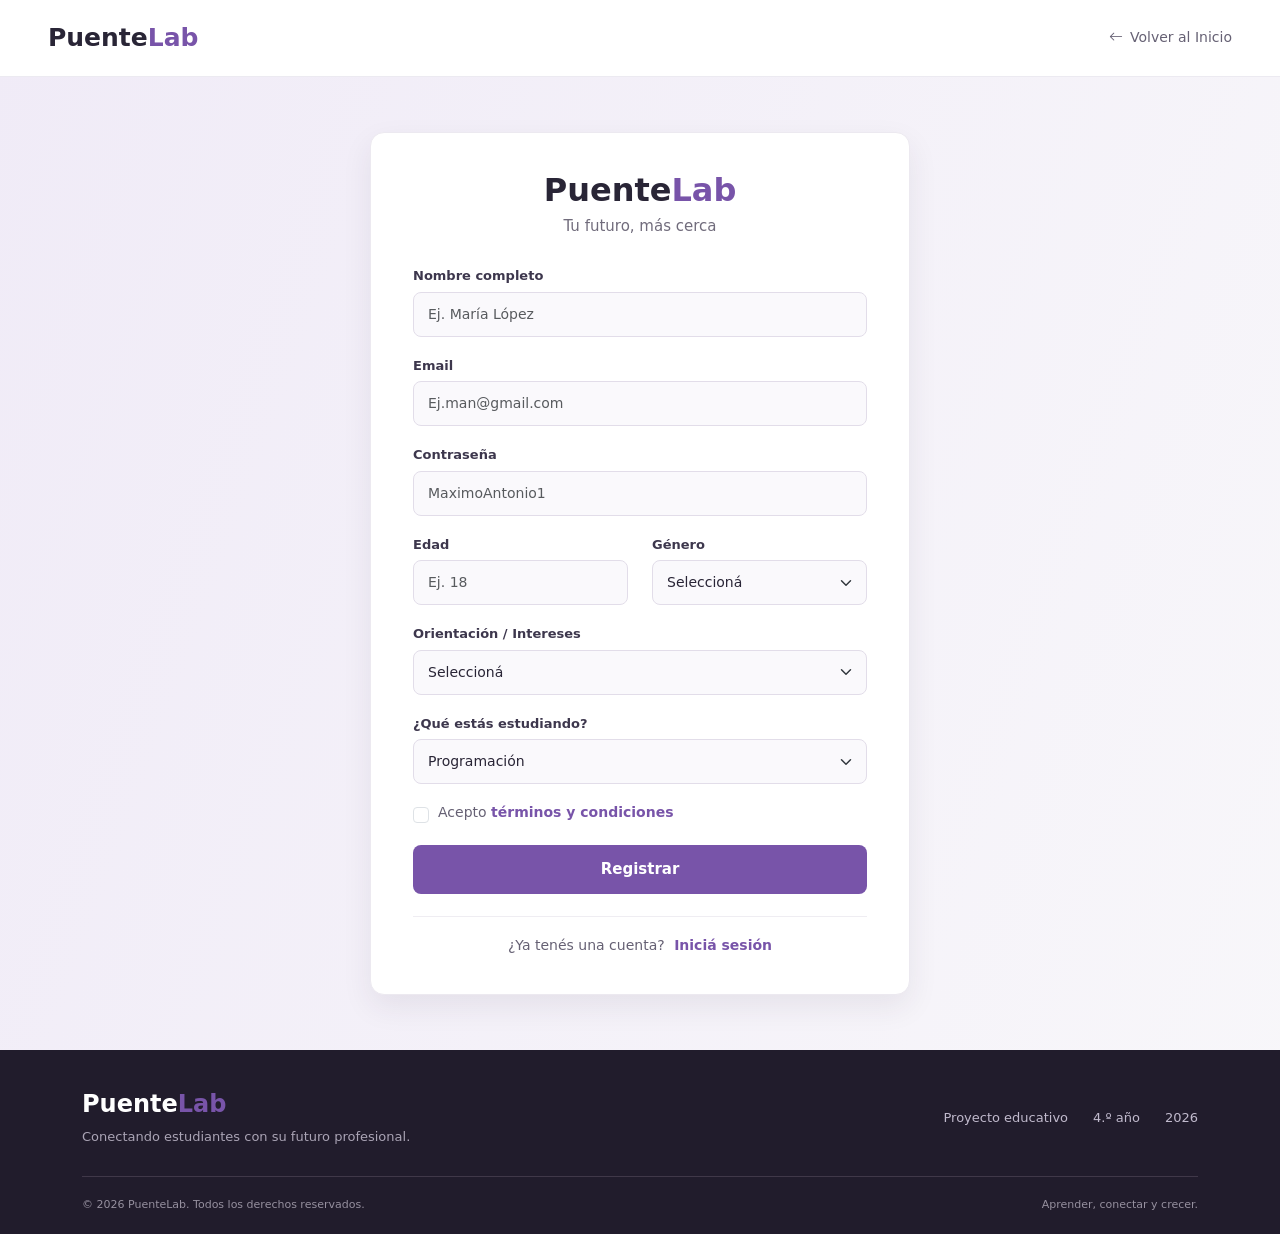
<file: index.html>
<!DOCTYPE html>
<html lang="es">
<head>
    <meta charset="UTF-8">
    <meta name="viewport" content="width=device-width, initial-scale=1.0">
    <title>Registro | PuenteLab</title>

    <link href="https://cdn.jsdelivr.net/npm/bootstrap@5.3.3/dist/css/bootstrap.min.css" rel="stylesheet">
    <link href="https://cdn.jsdelivr.net/npm/bootstrap-icons@1.11.3/font/bootstrap-icons.min.css" rel="stylesheet">
    <link rel="stylesheet" href="index.css">
</head>

<body>

<header class="navbar-auth">
    <div class="container-fluid px-5">
        <a href="seccion-inicio.html" class="marca-auth">
            <span>Puente<span class="marca-morado">Lab</span></span>
        </a>

        <a href="seccion-inicio.html" class="link-volver">
            <i class="bi bi-arrow-left"></i> Volver al Inicio
        </a>
    </div>
</header>

<main class="contenedor-auth">
    <div class="card formulario-card">

        <div class="text-center cabecera-logo">
            <h1 class="titulo-logo">Puente<span class="logo-morado">Lab</span></h1>
            <p class="subtitulo">Tu futuro, más cerca</p>
        </div>

        <form>
            <div class="campo">
                <label class="form-label">Nombre completo</label>
                <input type="text" class="form-control" placeholder="Ej. María López">
            </div>

            <div class="campo">
                <label class="form-label">Email</label>
                <input type="email" class="form-control" placeholder="Ej.man@gmail.com">
            </div>

            <div class="campo">
                <label class="form-label">Contraseña</label>
                <input type="password" class="form-control" placeholder="MaximoAntonio1">
            </div>

            <div class="row">
                <div class="col-md-6 campo">
                    <label class="form-label">Edad</label>
                    <input type="number" class="form-control" placeholder="Ej. 18">
                </div>

                <div class="col-md-6 campo">
                    <label class="form-label">Género</label>
                    <select class="form-select">
                        <option selected>Seleccioná</option>
                        <option value="femenino">Femenino</option>
                        <option value="masculino">Masculino</option>
                        <option value="otro">Otro</option>
                        <option value="no-indica">Prefiero no decir</option>
                    </select>
                </div>
            </div>

            <div class="campo">
                <label class="form-label">Orientación / Intereses</label>
                <select class="form-select">
                    <option selected>Seleccioná</option>
                    <option value="programacion">Programación</option>
                    <option value="diseno">Diseño</option>
                    <option value="marketing">Marketing</option>
                    <option value="negocios">Negocios</option>
                </select>
            </div>

            <div class="campo">
                <label class="form-label">¿Qué estás estudiando?</label>
                <select class="form-select">
                    <option selected>Programación</option>
                    <option value="informatica">Informática</option>
                    <option value="diseno-ux">Diseño UX/UI</option>
                    <option value="marketing-digital">Marketing Digital</option>
                    <option value="otro">Otro</option>
                </select>
            </div>

            <div class="campo-check">
                <input class="form-check-input" type="checkbox" id="terms">
                <label class="form-check-label small" for="terms">
                    Acepto <a href="#" class="link-terminos">términos y condiciones</a>
                </label>
            </div>

            <a class="btn btn-registrar w-100 text-white" href="./seccion-inicio.html">
                Registrar
            </a>
        </form>

        <div class="cambio-auth">
            <span>¿Ya tenés una cuenta?</span>
            <a href="login.html">Iniciá sesión</a>
        </div>

    </div>
</main>

<footer class="footer-auth">
    <div class="container">
        <div class="footer-contenido">
            <div>
                <h3>Puente<span>Lab</span></h3>
                <p>Conectando estudiantes con su futuro profesional.</p>
            </div>

            <div class="footer-datos">
                <span>Proyecto educativo</span>
                <span>4.º año</span>
                <span>2026</span>
            </div>
        </div>

        <div class="footer-final">
            <span>© 2026 PuenteLab. Todos los derechos reservados.</span>
            <span>Aprender, conectar y crecer.</span>
        </div>
    </div>
</footer>

<script src="https://cdn.jsdelivr.net/npm/bootstrap@5.3.3/dist/js/bootstrap.bundle.min.js"></script>
</body>
</html>
</file>
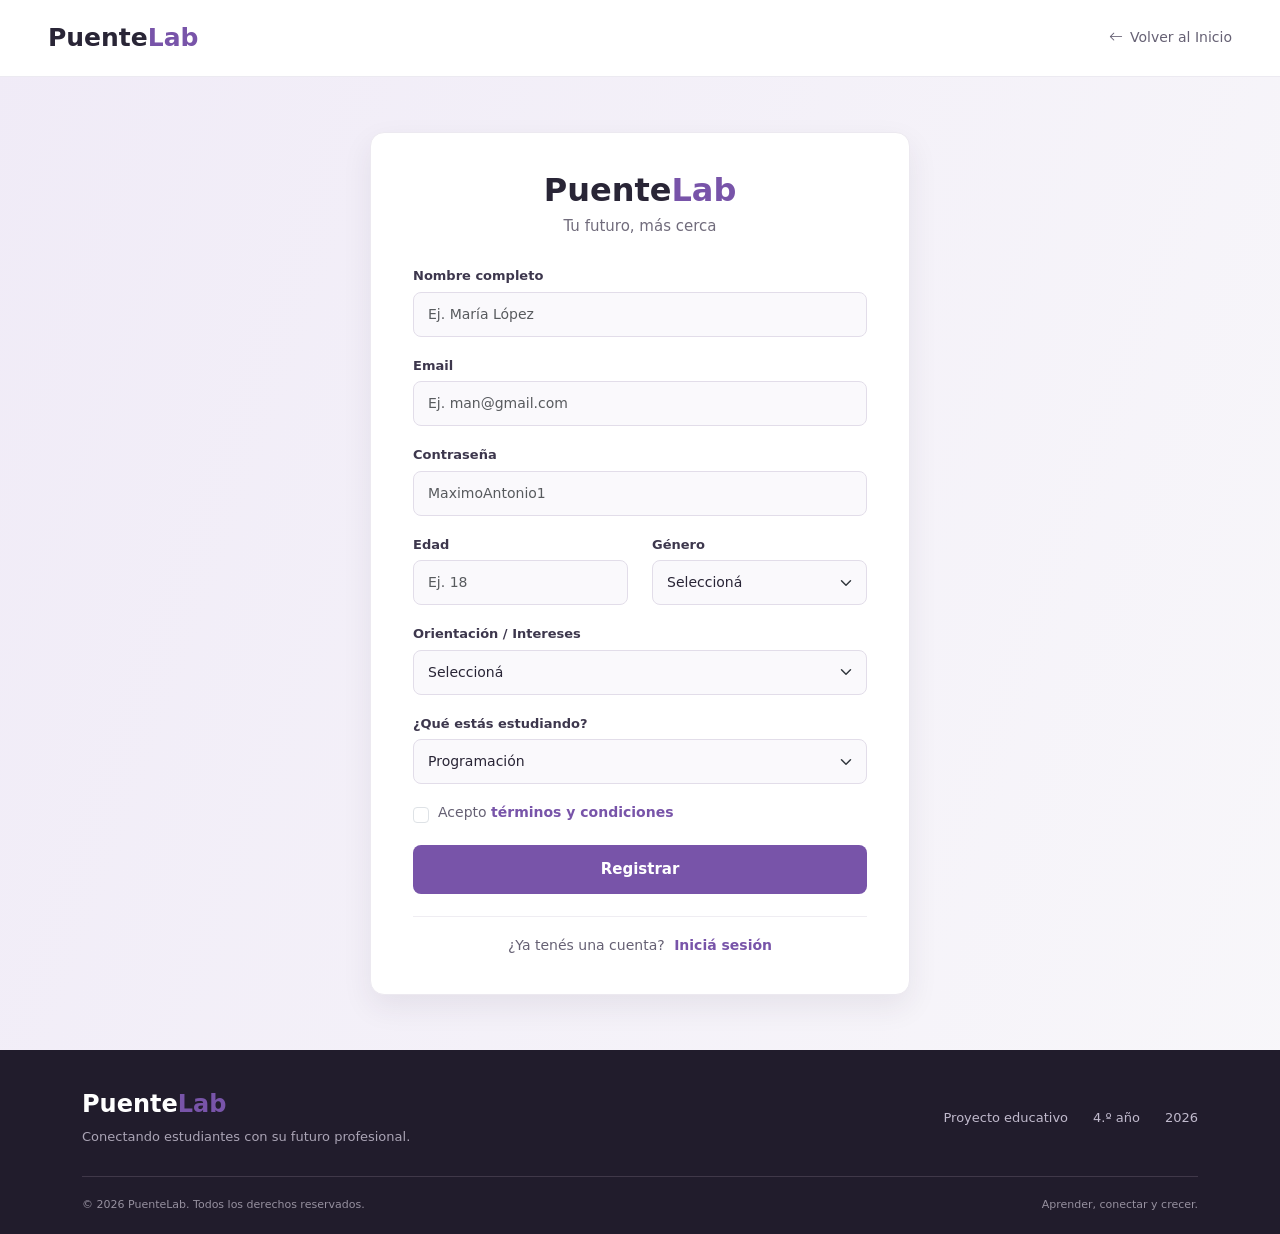
<file: templates/index.html>
<!DOCTYPE html>
<html lang="es">
<head>
    <meta charset="UTF-8">
    <meta name="viewport" content="width=device-width, initial-scale=1.0">
    <title>Registro | PuenteLab</title>

    <link href="https://cdn.jsdelivr.net/npm/bootstrap@5.3.3/dist/css/bootstrap.min.css" rel="stylesheet">
    <link href="https://cdn.jsdelivr.net/npm/bootstrap-icons@1.11.3/font/bootstrap-icons.min.css" rel="stylesheet">
    <link rel="stylesheet" href="/static/index.css">
</head>

<body>

<header class="navbar-auth">
    <div class="container-fluid px-5">
        <a href="/inicio" class="marca-auth">
            <span>Puente<span class="marca-morado">Lab</span></span>
        </a>

        <a href="/inicio" class="link-volver">
            <i class="bi bi-arrow-left"></i> Volver al Inicio
        </a>
    </div>
</header>

<main class="contenedor-auth">
    <div class="card formulario-card">

        <div class="text-center cabecera-logo">
            <h1 class="titulo-logo">Puente<span class="logo-morado">Lab</span></h1>
            <p class="subtitulo">Tu futuro, más cerca</p>
        </div>

        <form action="/registro" method="POST">
            <div class="campo">
                <label class="form-label">Nombre completo</label>
                <input type="text" name="nombre" class="form-control" placeholder="Ej. María López" required>
            </div>

            <div class="campo">
                <label class="form-label">Email</label>
                <input type="email" name="email" class="form-control" placeholder="Ej. man@gmail.com" required>
            </div>

            <div class="campo">
                <label class="form-label">Contraseña</label>
                <input type="password" name="password" class="form-control" placeholder="MaximoAntonio1" required>
            </div>

            <div class="row">
                <div class="col-md-6 campo">
                    <label class="form-label">Edad</label>
                    <input type="number" name="edad" class="form-control" placeholder="Ej. 18" required>
                </div>

                <div class="col-md-6 campo">
                    <label class="form-label">Género</label>
                    <select name="genero" class="form-select" required>
                        <option value="" selected disabled>Seleccioná</option>
                        <option value="Femenino">Femenino</option>
                        <option value="Masculino">Masculino</option>
                        <option value="Otro">Otro</option>
                        <option value="Prefiero no decir">Prefiero no decir</option>
                    </select>
                </div>
            </div>

            <div class="campo">
                <label class="form-label">Orientación / Intereses</label>
                <select name="orientacion" class="form-select" required>
                    <option value="" selected disabled>Seleccioná</option>
                    <option value="Programación">Programación</option>
                    <option value="Diseño">Diseño</option>
                    <option value="Marketing">Marketing</option>
                    <option value="Negocios">Negocios</option>
                </select>
            </div>

            <div class="campo">
                <label class="form-label">¿Qué estás estudiando?</label>
                <select name="estudio" class="form-select" required>
                    <option value="Programación" selected>Programación</option>
                    <option value="Informática">Informática</option>
                    <option value="Diseño UX/UI">Diseño UX/UI</option>
                    <option value="Marketing Digital">Marketing Digital</option>
                    <option value="Otro">Otro</option>
                </select>
            </div>

            <div class="campo-check">
                <input class="form-check-input" type="checkbox" id="terms" required>
                <label class="form-check-label small" for="terms">
                    Acepto <a href="#" class="link-terminos">términos y condiciones</a>
                </label>
            </div>

            <button type="submit" class="btn btn-registrar w-100 text-white">
                Registrar
            </button>
        </form>

        <div class="cambio-auth">
            <span>¿Ya tenés una cuenta?</span>
            <a href="/login">Iniciá sesión</a>
        </div>

    </div>
</main>

<footer class="footer-auth">
    <div class="container">
        <div class="footer-contenido">
            <div>
                <h3>Puente<span>Lab</span></h3>
                <p>Conectando estudiantes con su futuro profesional.</p>
            </div>

            <div class="footer-datos">
                <span>Proyecto educativo</span>
                <span>4.º año</span>
                <span>2026</span>
            </div>
        </div>

        <div class="footer-final">
            <span>© 2026 PuenteLab. Todos los derechos reservados.</span>
            <span>Aprender, conectar y crecer.</span>
        </div>
    </div>
</footer>

<script src="https://cdn.jsdelivr.net/npm/bootstrap@5.3.3/dist/js/bootstrap.bundle.min.js"></script>
</body>
</html>
</file>
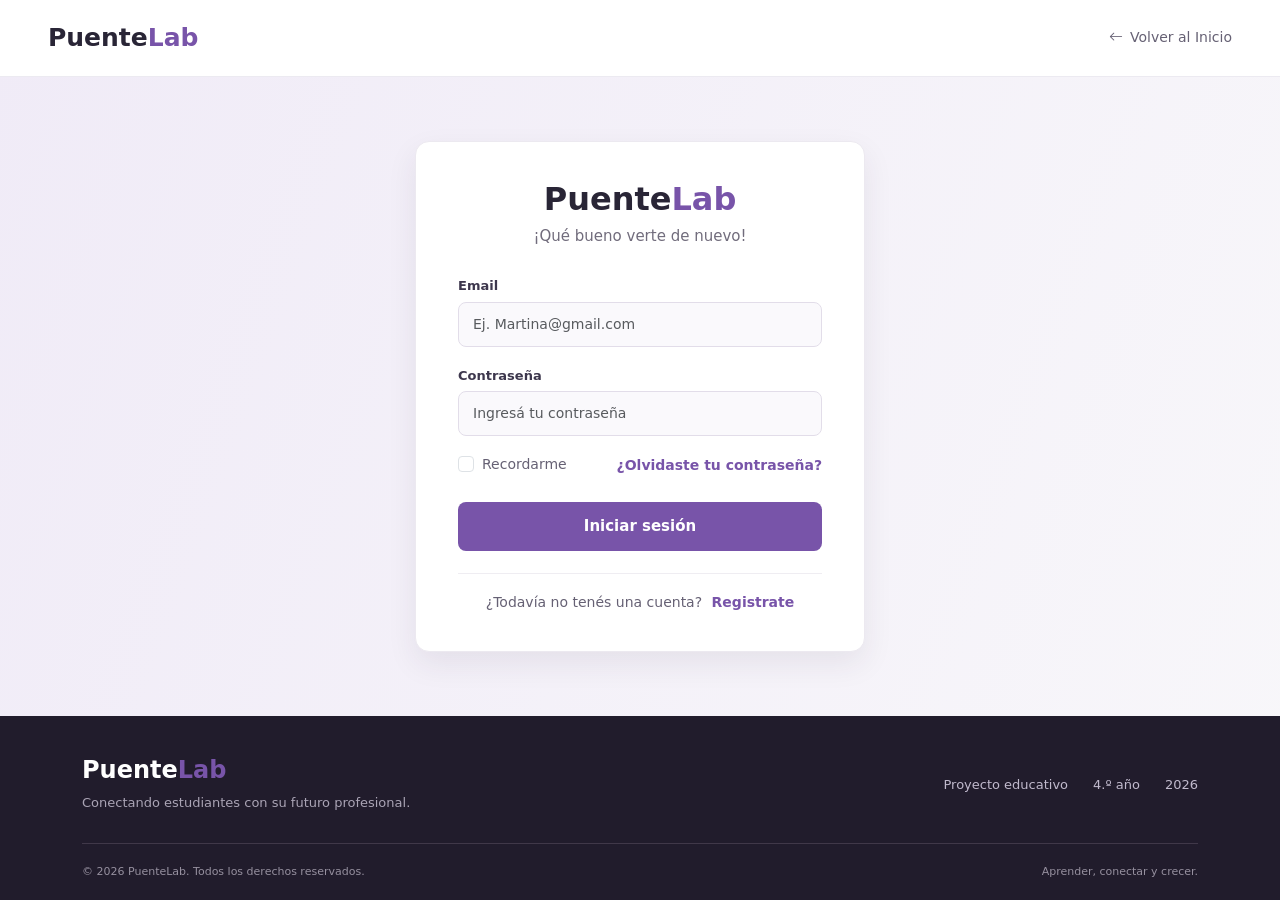
<file: login.html>
<!DOCTYPE html>
<html lang="es">
<head>
    <meta charset="UTF-8">
    <meta name="viewport" content="width=device-width, initial-scale=1.0">
    <title>Iniciar sesión | PuenteLab</title>

    <link href="https://cdn.jsdelivr.net/npm/bootstrap@5.3.3/dist/css/bootstrap.min.css" rel="stylesheet">
    <link href="https://cdn.jsdelivr.net/npm/bootstrap-icons@1.11.3/font/bootstrap-icons.min.css" rel="stylesheet">
    <link rel="stylesheet" href="index.css">
</head>

<body>

<header class="navbar-auth">
    <div class="container-fluid px-5">
        <a href="seccion-inicio.html" class="marca-auth">
            <span>Puente<span class="marca-morado">Lab</span></span>
        </a>

        <a href="seccion-inicio.html" class="link-volver">
            <i class="bi bi-arrow-left"></i> Volver al Inicio
        </a>
    </div>
</header>

<main class="contenedor-auth">
    <div class="card formulario-card formulario-login">

        <div class="text-center cabecera-logo">
            <h1 class="titulo-logo">Puente<span class="logo-morado">Lab</span></h1>
            <p class="subtitulo">¡Qué bueno verte de nuevo!</p>
        </div>

        <form>
            <div class="campo">
                <label class="form-label">Email</label>
                <input type="email" class="form-control" placeholder="Ej. Martina@gmail.com">
            </div>

            <div class="campo">
                <label class="form-label">Contraseña</label>
                <input type="password" class="form-control" placeholder="Ingresá tu contraseña">
            </div>

            <div class="opciones-login">
                <div class="form-check">
                    <input class="form-check-input" type="checkbox" id="recordarme">
                    <label class="form-check-label small" for="recordarme">
                        Recordarme
                    </label>
                </div>

                <a href="#" class="link-terminos small">¿Olvidaste tu contraseña?</a>
            </div>

            <a class="btn btn-registrar w-100 text-white" href="./seccion-inicio.html">
                Iniciar sesión
            </a>
        </form>

        <div class="cambio-auth">
            <span>¿Todavía no tenés una cuenta?</span>
            <a href="index.html">Registrate</a>
        </div>

    </div>
</main>

<footer class="footer-auth">
    <div class="container">
        <div class="footer-contenido">
            <div>
                <h3>Puente<span>Lab</span></h3>
                <p>Conectando estudiantes con su futuro profesional.</p>
            </div>

            <div class="footer-datos">
                <span>Proyecto educativo</span>
                <span>4.º año</span>
                <span>2026</span>
            </div>
        </div>

        <div class="footer-final">
            <span>© 2026 PuenteLab. Todos los derechos reservados.</span>
            <span>Aprender, conectar y crecer.</span>
        </div>
    </div>
</footer>

<script src="https://cdn.jsdelivr.net/npm/bootstrap@5.3.3/dist/js/bootstrap.bundle.min.js"></script>
</body>
</html>
</file>
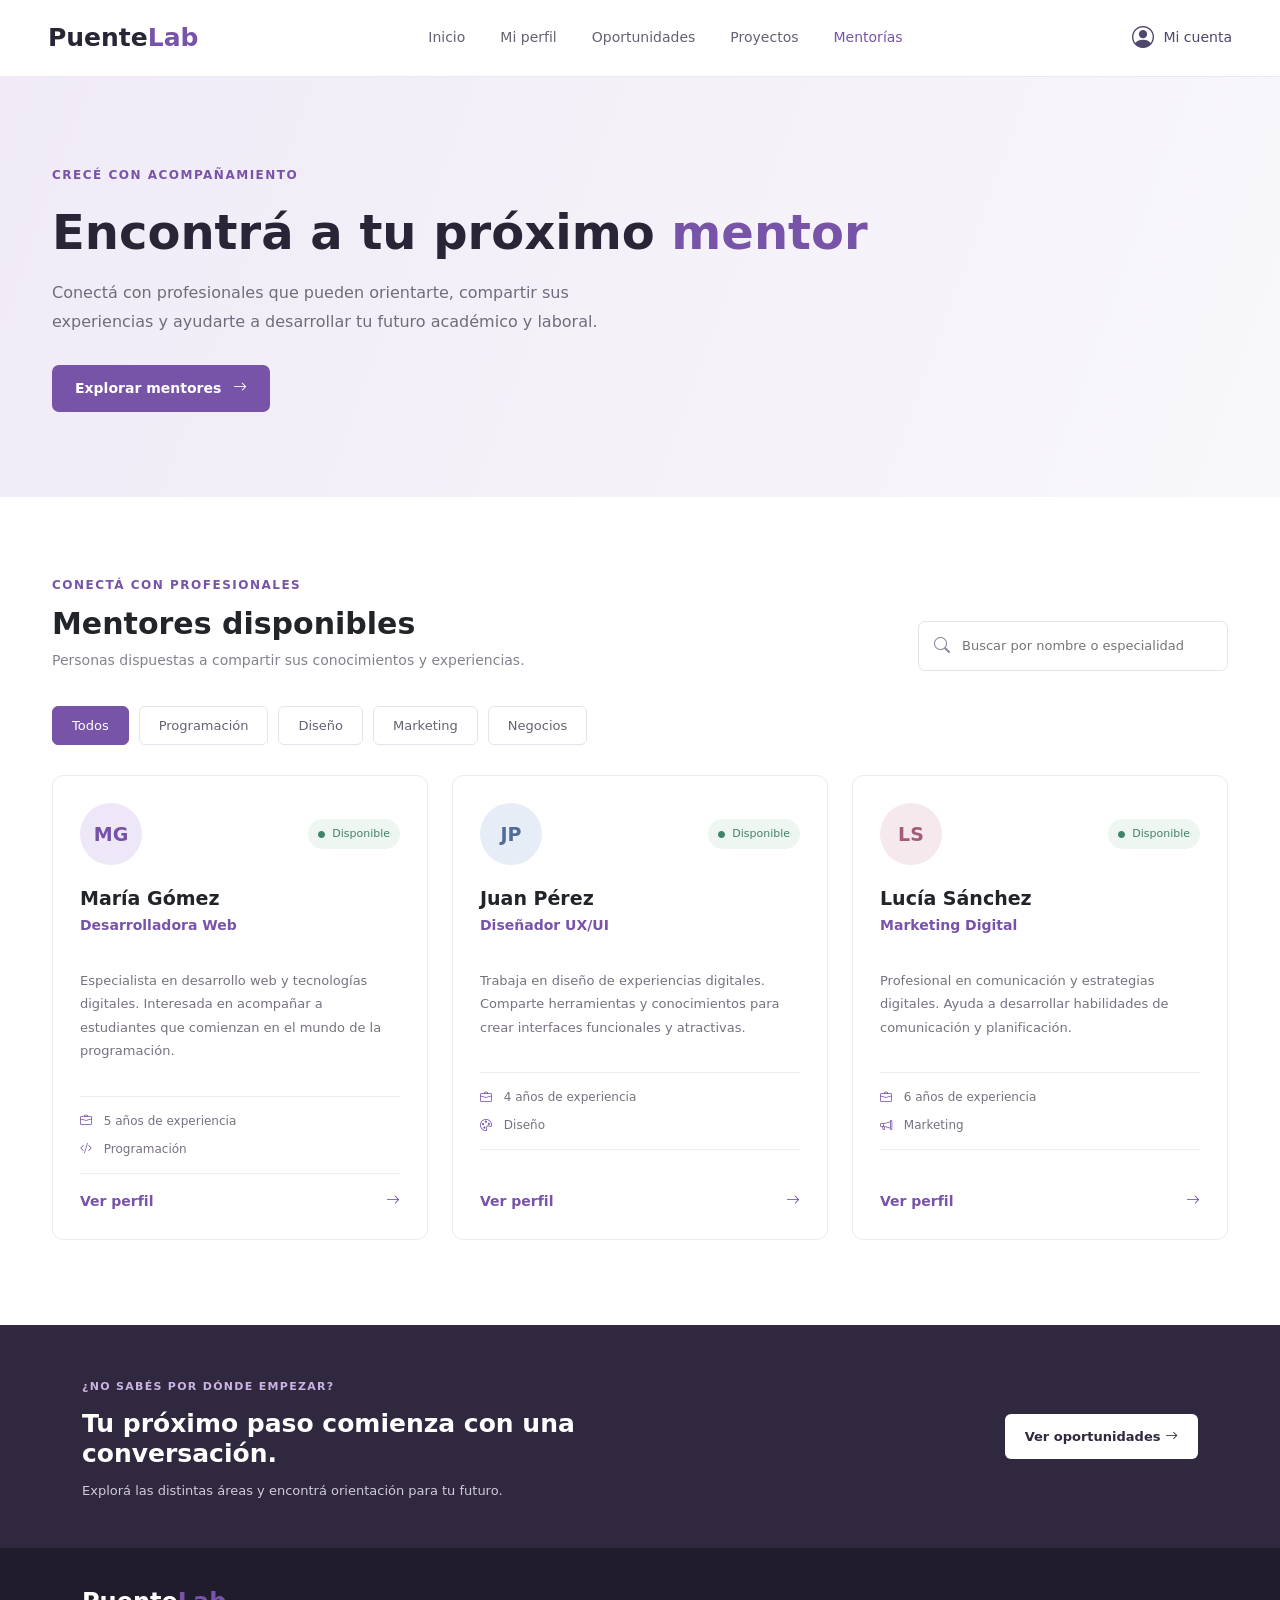
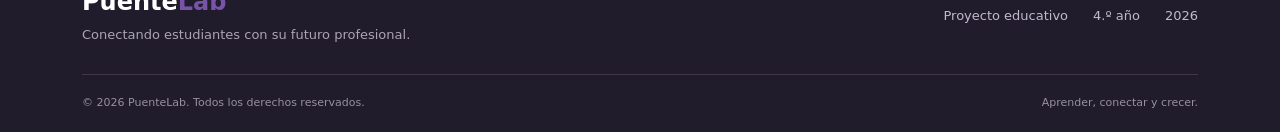
<file: mentorias.html>
<!DOCTYPE html>
<html lang="es">
<head>
    <meta charset="UTF-8">
    <meta name="viewport" content="width=device-width, initial-scale=1.0">
    <title>Mentorías | PuenteLab</title>

    <link href="https://cdn.jsdelivr.net/npm/bootstrap@5.3.3/dist/css/bootstrap.min.css" rel="stylesheet">
    <link href="https://cdn.jsdelivr.net/npm/bootstrap-icons@1.11.3/font/bootstrap-icons.min.css" rel="stylesheet">

    <!-- Si mentorias.css está en la misma carpeta que el HTML, cambiá esto a href="mentorias.css" -->
    <link rel="stylesheet" href="./css/mentorias.css">
</head>

<body>

<header class="navbar-mentor">
    <div class="container-fluid px-5">
        <a href="seccion-inicio.html" class="marca-mentor">
            <span>Puente<span class="marca-morado">Lab</span></span>
        </a>

        <nav class="nav-mentor">
            <a href="seccion-inicio.html">Inicio</a>
            <a href="perfil.html">Mi perfil</a>
            <a href="oportunidades.html">Oportunidades</a>
            <a href="proyectos.html">Proyectos</a>
            <a href="mentorias.html" class="nav-actual">Mentorías</a>
        </nav>

        <a href="perfil.html" class="perfil-nav">
            <i class="bi bi-person-circle"></i>
            Mi cuenta
        </a>
    </div>
</header>

<main>

    <section class="hero-mentorias">
        <div class="container">
            <span class="etiqueta-mentorias">CRECÉ CON ACOMPAÑAMIENTO</span>

            <h1>Encontrá a tu próximo <span>mentor</span></h1>

            <p>
                Conectá con profesionales que pueden orientarte,
                compartir sus experiencias y ayudarte a desarrollar
                tu futuro académico y laboral.
            </p>

            <a href="#lista-mentores" class="btn-explorar">
                Explorar mentores
                <i class="bi bi-arrow-right"></i>
            </a>
        </div>
    </section>

    <section class="seccion-mentores container" id="lista-mentores">

        <div class="encabezado-mentores">
            <div>
                <span class="subtitulo-seccion">CONECTÁ CON PROFESIONALES</span>
                <h2>Mentores disponibles</h2>
                <p>Personas dispuestas a compartir sus conocimientos y experiencias.</p>
            </div>

            <div class="busqueda-mentor">
                <i class="bi bi-search"></i>
                <input type="text" id="inputBusqueda" placeholder="Buscar por nombre o especialidad">
            </div>
        </div>

        <div class="filtros-mentores">
            <button type="button" class="btn-filtro filtro-activo" data-categoria="todos">Todos</button>
            <button type="button" class="btn-filtro" data-categoria="Programación">Programación</button>
            <button type="button" class="btn-filtro" data-categoria="Diseño">Diseño</button>
            <button type="button" class="btn-filtro" data-categoria="Marketing">Marketing</button>
            <button type="button" class="btn-filtro" data-categoria="Negocios">Negocios</button>
        </div>

        <div class="row g-4" id="grillaMentores">

            <div class="col-lg-4 col-md-6 item-mentor" data-categoria="Programación">
                <article class="tarjeta-mentor">
                    <div class="mentor-superior">
                        <div class="avatar-mentor avatar-uno">MG</div>
                        <span class="disponibilidad-mentor">
                            <i class="bi bi-circle-fill"></i> Disponible
                        </span>
                    </div>

                    <h3>María Gómez</h3>
                    <p class="especialidad-mentor">Desarrolladora Web</p>

                    <p class="descripcion-mentor">
                        Especialista en desarrollo web y tecnologías digitales.
                        Interesada en acompañar a estudiantes que comienzan
                        en el mundo de la programación.
                    </p>

                    <div class="datos-mentor">
                        <span><i class="bi bi-briefcase"></i> 5 años de experiencia</span>
                        <span><i class="bi bi-code-slash"></i> Programación</span>
                    </div>

                    <a href="#contacto-mentorias" class="btn-mentor">
                        Ver perfil <i class="bi bi-arrow-right"></i>
                    </a>
                </article>
            </div>

            <div class="col-lg-4 col-md-6 item-mentor" data-categoria="Diseño">
                <article class="tarjeta-mentor">
                    <div class="mentor-superior">
                        <div class="avatar-mentor avatar-dos">JP</div>
                        <span class="disponibilidad-mentor">
                            <i class="bi bi-circle-fill"></i> Disponible
                        </span>
                    </div>

                    <h3>Juan Pérez</h3>
                    <p class="especialidad-mentor">Diseñador UX/UI</p>

                    <p class="descripcion-mentor">
                        Trabaja en diseño de experiencias digitales.
                        Comparte herramientas y conocimientos para crear
                        interfaces funcionales y atractivas.
                    </p>

                    <div class="datos-mentor">
                        <span><i class="bi bi-briefcase"></i> 4 años de experiencia</span>
                        <span><i class="bi bi-palette"></i> Diseño</span>
                    </div>

                    <a href="#contacto-mentorias" class="btn-mentor">
                        Ver perfil <i class="bi bi-arrow-right"></i>
                    </a>
                </article>
            </div>

            <div class="col-lg-4 col-md-6 item-mentor" data-categoria="Marketing">
                <article class="tarjeta-mentor">
                    <div class="mentor-superior">
                        <div class="avatar-mentor avatar-tres">LS</div>
                        <span class="disponibilidad-mentor">
                            <i class="bi bi-circle-fill"></i> Disponible
                        </span>
                    </div>

                    <h3>Lucía Sánchez</h3>
                    <p class="especialidad-mentor">Marketing Digital</p>

                    <p class="descripcion-mentor">
                        Profesional en comunicación y estrategias digitales.
                        Ayuda a desarrollar habilidades de comunicación
                        y planificación.
                    </p>

                    <div class="datos-mentor">
                        <span><i class="bi bi-briefcase"></i> 6 años de experiencia</span>
                        <span><i class="bi bi-megaphone"></i> Marketing</span>
                    </div>

                    <a href="#contacto-mentorias" class="btn-mentor">
                        Ver perfil <i class="bi bi-arrow-right"></i>
                    </a>
                </article>
            </div>

        </div>
    </section>

    <section class="contacto-mentorias" id="contacto-mentorias">
        <div class="container">
            <div>
                <span>¿NO SABÉS POR DÓNDE EMPEZAR?</span>
                <h2>Tu próximo paso comienza con una conversación.</h2>
                <p>Explorá las distintas áreas y encontrá orientación para tu futuro.</p>
            </div>

            <a href="oportunidades.html" class="btn-contacto-mentor">
                Ver oportunidades <i class="bi bi-arrow-right"></i>
            </a>
        </div>
    </section>

</main>

<footer class="footer-mentorias">
    <div class="container">
        <div class="footer-contenido">
            <div>
                <h3>Puente<span>Lab</span></h3>
                <p>Conectando estudiantes con su futuro profesional.</p>
            </div>

            <div class="footer-datos">
                <span>Proyecto educativo</span>
                <span>4.º año</span>
                <span>2026</span>
            </div>
        </div>

        <div class="footer-final">
            <span>© 2026 PuenteLab. Todos los derechos reservados.</span>
            <span>Aprender, conectar y crecer.</span>
        </div>
    </div>
</footer>

<script>
    const botonesFiltro = document.querySelectorAll('.btn-filtro');
    const tarjetas = document.querySelectorAll('.item-mentor');
    const inputBusqueda = document.getElementById('inputBusqueda');

    let categoriaActual = 'todos';

    function filtrarMentores() {
        const texto = inputBusqueda.value.toLowerCase().trim();

        tarjetas.forEach(tarjeta => {
            const categoria = tarjeta.dataset.categoria;
            const contenido = tarjeta.textContent.toLowerCase();
            const coincideCategoria = categoriaActual === 'todos' || categoria === categoriaActual;
            const coincideTexto = contenido.includes(texto);

            tarjeta.style.display = (coincideCategoria && coincideTexto) ? 'block' : 'none';
        });
    }

    botonesFiltro.forEach(boton => {
        boton.addEventListener('click', () => {
            botonesFiltro.forEach(b => b.classList.remove('filtro-activo'));
            boton.classList.add('filtro-activo');
            categoriaActual = boton.dataset.categoria;
            filtrarMentores();
        });
    });

    inputBusqueda.addEventListener('input', filtrarMentores);
</script>

</body>
</html>
</file>
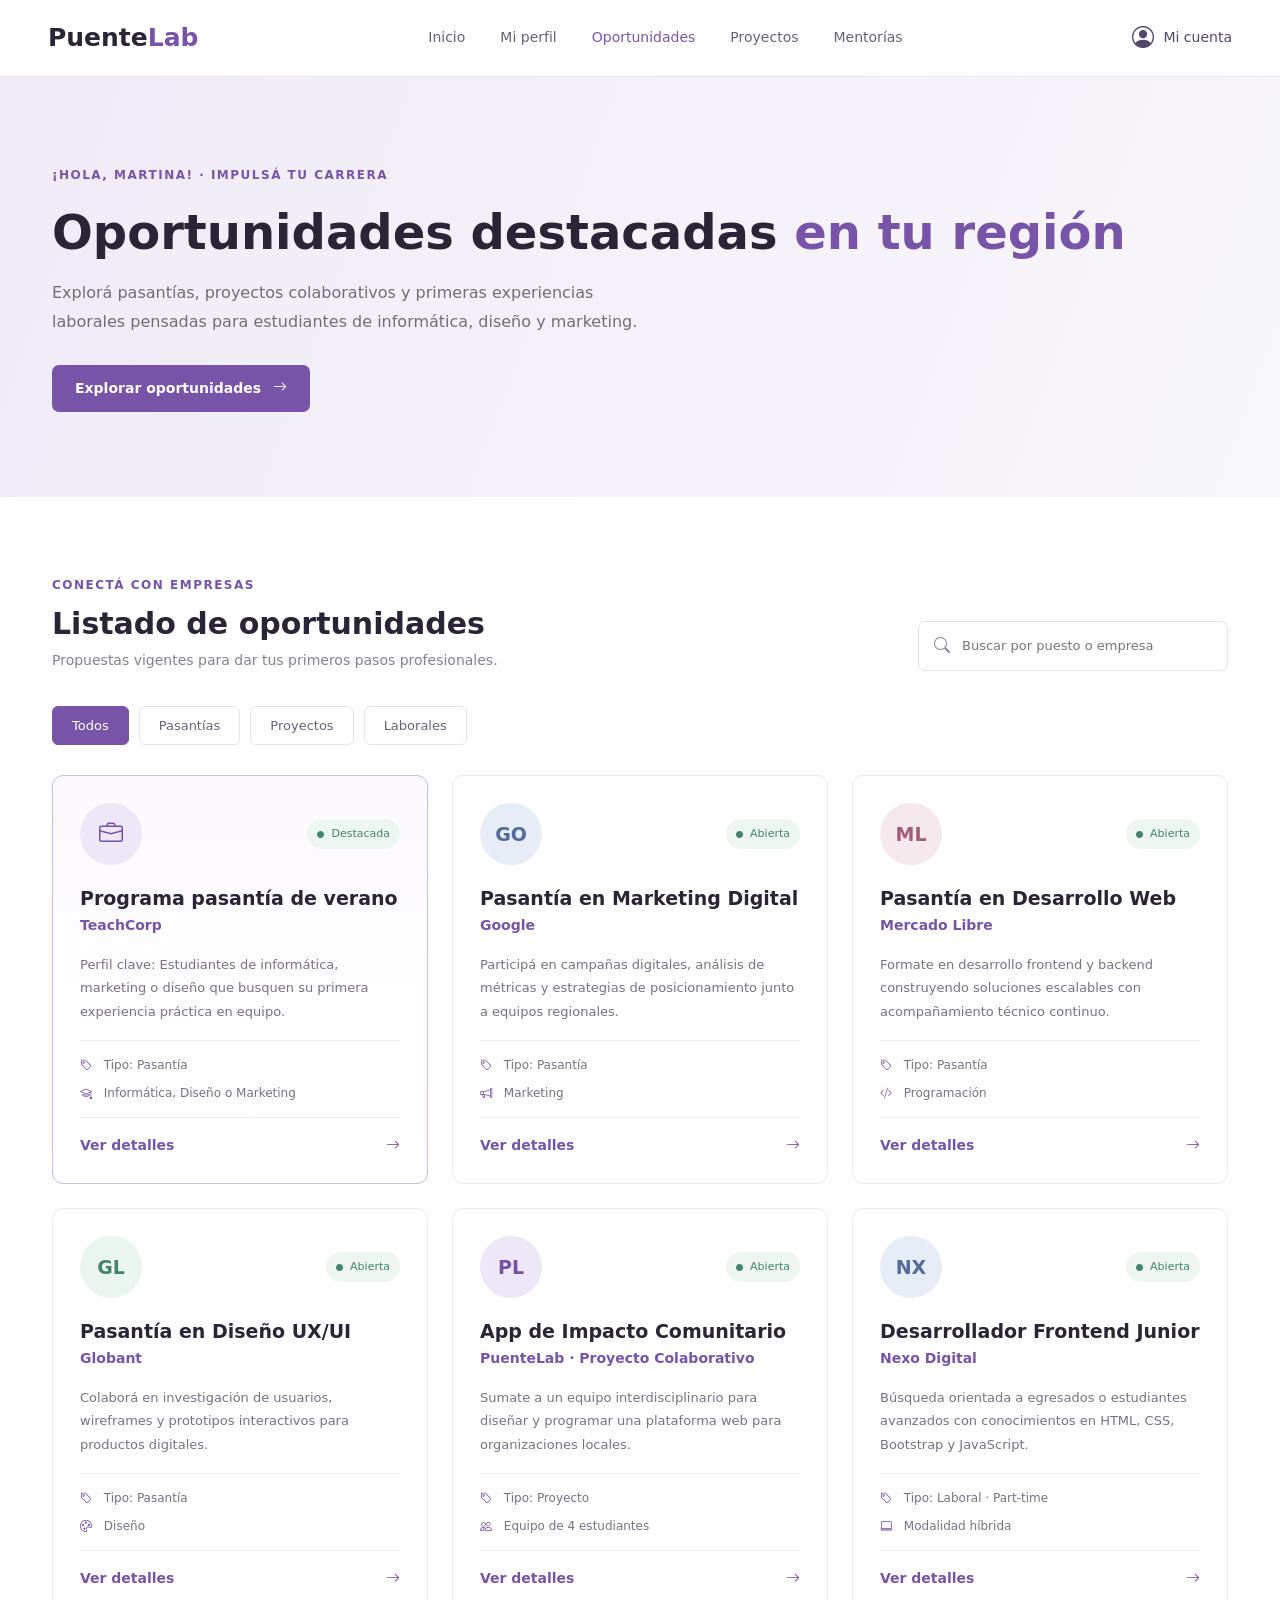
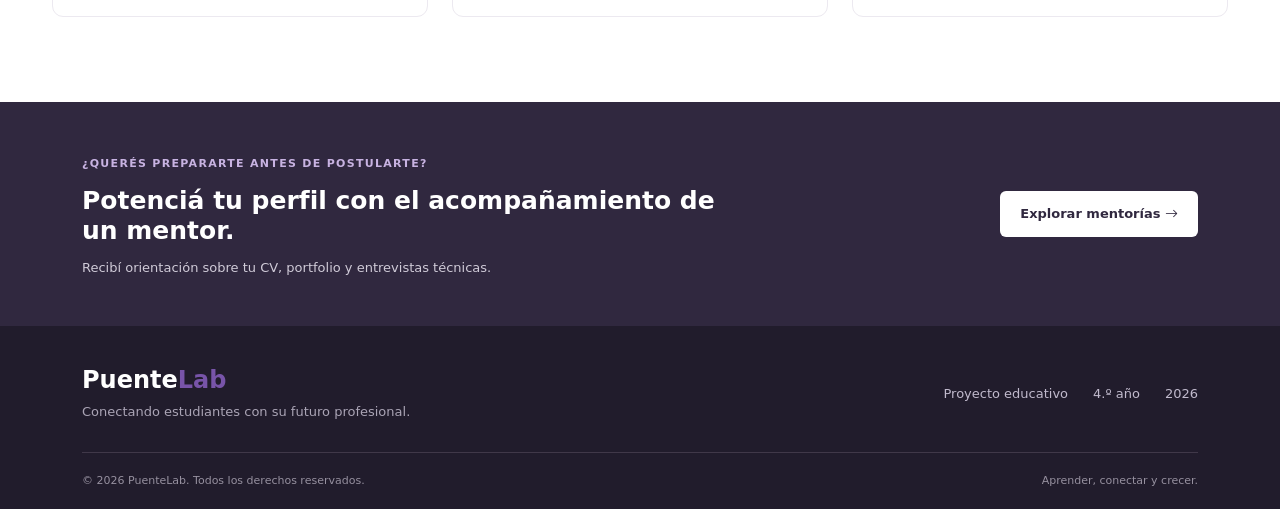
<file: oportunidades.html>
<!DOCTYPE html>
<html lang="es">
<head>
    <meta charset="UTF-8">
    <meta name="viewport" content="width=device-width, initial-scale=1.0">
    <title>Oportunidades | PuenteLab</title>

    <link href="https://cdn.jsdelivr.net/npm/bootstrap@5.3.3/dist/css/bootstrap.min.css" rel="stylesheet">
    <link href="https://cdn.jsdelivr.net/npm/bootstrap-icons@1.11.3/font/bootstrap-icons.min.css" rel="stylesheet">
    <link rel="stylesheet" href="./css/oportunidades.css">
</head>

<body>

<header class="navbar-oportunidad">
    <div class="container-fluid px-5">
        <a href="seccion-inicio.html" class="marca-oportunidad">
            <span>Puente<span class="marca-morado">Lab</span></span>
        </a>

        <nav class="nav-oportunidad">
            <a href="seccion-inicio.html">Inicio</a>
            <a href="perfil.html">Mi perfil</a>
            <a href="oportunidades.html" class="nav-actual">Oportunidades</a>
            <a href="proyectos.html">Proyectos</a>
            <a href="mentorias.html">Mentorías</a>
        </nav>

        <a href="perfil.html" class="perfil-nav">
            <i class="bi bi-person-circle"></i>
            Mi cuenta
        </a>
    </div>
</header>

<main>

    <section class="hero-oportunidades">
        <div class="container">
            <span class="etiqueta-oportunidades">¡HOLA, MARTINA! · IMPULSÁ TU CARRERA</span>

            <h1>Oportunidades destacadas <span>en tu región</span></h1>

            <p>
                Explorá pasantías, proyectos colaborativos y primeras experiencias
                laborales pensadas para estudiantes de informática, diseño y marketing.
            </p>

            <a href="#lista-oportunidades" class="btn-explorar">
                Explorar oportunidades
                <i class="bi bi-arrow-right"></i>
            </a>
        </div>
    </section>

    <section class="seccion-oportunidades container" id="lista-oportunidades">

        <div class="encabezado-oportunidades">
            <div>
                <span class="subtitulo-seccion">CONECTÁ CON EMPRESAS</span>
                <h2>Listado de oportunidades</h2>
                <p>Propuestas vigentes para dar tus primeros pasos profesionales.</p>
            </div>

            <div class="busqueda-oportunidad">
                <i class="bi bi-search"></i>
                <input type="text" id="inputBusqueda" placeholder="Buscar por puesto o empresa">
            </div>
        </div>

        <div class="filtros-oportunidades">
            <button type="button" class="btn-filtro filtro-activo" data-categoria="todos">Todos</button>
            <button type="button" class="btn-filtro" data-categoria="Pasantías">Pasantías</button>
            <button type="button" class="btn-filtro" data-categoria="Proyectos">Proyectos</button>
            <button type="button" class="btn-filtro" data-categoria="Laborales">Laborales</button>
        </div>

        <div class="row g-4" id="grillaOportunidades">

            <!-- Tarjeta destacada de la imagen: Programa pasantía de verano - TeachCorp -->
            <div class="col-lg-4 col-md-6 item-oportunidad" data-categoria="Pasantías">
                <article class="tarjeta-oportunidad tarjeta-destacada">
                    <div class="oportunidad-superior">
                        <div class="avatar-oportunidad avatar-uno">
                            <i class="bi bi-briefcase"></i>
                        </div>
                        <span class="estado-oportunidad">
                            <i class="bi bi-circle-fill"></i> Destacada
                        </span>
                    </div>

                    <h3>Programa pasantía de verano</h3>
                    <p class="empresa-oportunidad">TeachCorp</p>

                    <p class="descripcion-oportunidad">
                        Perfil clave: Estudiantes de informática, marketing o diseño
                        que busquen su primera experiencia práctica en equipo.
                    </p>

                    <div class="datos-oportunidad">
                        <span><i class="bi bi-tag"></i> Tipo: Pasantía</span>
                        <span><i class="bi bi-mortarboard"></i> Informática, Diseño o Marketing</span>
                    </div>

                    <a href="#contacto-oportunidades" class="btn-oportunidad">
                        Ver detalles <i class="bi bi-arrow-right"></i>
                    </a>
                </article>
            </div>

            <!-- Listado de la imagen 1: Marketing Digital - Google -->
            <div class="col-lg-4 col-md-6 item-oportunidad" data-categoria="Pasantías">
                <article class="tarjeta-oportunidad">
                    <div class="oportunidad-superior">
                        <div class="avatar-oportunidad avatar-dos">GO</div>
                        <span class="estado-oportunidad">
                            <i class="bi bi-circle-fill"></i> Abierta
                        </span>
                    </div>

                    <h3>Pasantía en Marketing Digital</h3>
                    <p class="empresa-oportunidad">Google</p>

                    <p class="descripcion-oportunidad">
                        Participá en campañas digitales, análisis de métricas y
                        estrategias de posicionamiento junto a equipos regionales.
                    </p>

                    <div class="datos-oportunidad">
                        <span><i class="bi bi-tag"></i> Tipo: Pasantía</span>
                        <span><i class="bi bi-megaphone"></i> Marketing</span>
                    </div>

                    <a href="#contacto-oportunidades" class="btn-oportunidad">
                        Ver detalles <i class="bi bi-arrow-right"></i>
                    </a>
                </article>
            </div>

            <!-- Listado de la imagen 2: Desarrollo Web - Mercado Libre -->
            <div class="col-lg-4 col-md-6 item-oportunidad" data-categoria="Pasantías">
                <article class="tarjeta-oportunidad">
                    <div class="oportunidad-superior">
                        <div class="avatar-oportunidad avatar-tres">ML</div>
                        <span class="estado-oportunidad">
                            <i class="bi bi-circle-fill"></i> Abierta
                        </span>
                    </div>

                    <h3>Pasantía en Desarrollo Web</h3>
                    <p class="empresa-oportunidad">Mercado Libre</p>

                    <p class="descripcion-oportunidad">
                        Formate en desarrollo frontend y backend construyendo
                        soluciones escalables con acompañamiento técnico continuo.
                    </p>

                    <div class="datos-oportunidad">
                        <span><i class="bi bi-tag"></i> Tipo: Pasantía</span>
                        <span><i class="bi bi-code-slash"></i> Programación</span>
                    </div>

                    <a href="#contacto-oportunidades" class="btn-oportunidad">
                        Ver detalles <i class="bi bi-arrow-right"></i>
                    </a>
                </article>
            </div>

            <!-- Listado de la imagen 3: Diseño UX/UI - Globant -->
            <div class="col-lg-4 col-md-6 item-oportunidad" data-categoria="Pasantías">
                <article class="tarjeta-oportunidad">
                    <div class="oportunidad-superior">
                        <div class="avatar-oportunidad avatar-cuatro">GL</div>
                        <span class="estado-oportunidad">
                            <i class="bi bi-circle-fill"></i> Abierta
                        </span>
                    </div>

                    <h3>Pasantía en Diseño UX/UI</h3>
                    <p class="empresa-oportunidad">Globant</p>

                    <p class="descripcion-oportunidad">
                        Colaborá en investigación de usuarios, wireframes y
                        prototipos interactivos para productos digitales.
                    </p>

                    <div class="datos-oportunidad">
                        <span><i class="bi bi-tag"></i> Tipo: Pasantía</span>
                        <span><i class="bi bi-palette"></i> Diseño</span>
                    </div>

                    <a href="#contacto-oportunidades" class="btn-oportunidad">
                        Ver detalles <i class="bi bi-arrow-right"></i>
                    </a>
                </article>
            </div>

            <!-- Tarjeta extra para el filtro Proyectos -->
            <div class="col-lg-4 col-md-6 item-oportunidad" data-categoria="Proyectos">
                <article class="tarjeta-oportunidad">
                    <div class="oportunidad-superior">
                        <div class="avatar-oportunidad avatar-uno">PL</div>
                        <span class="estado-oportunidad">
                            <i class="bi bi-circle-fill"></i> Abierta
                        </span>
                    </div>

                    <h3>App de Impacto Comunitario</h3>
                    <p class="empresa-oportunidad">PuenteLab · Proyecto Colaborativo</p>

                    <p class="descripcion-oportunidad">
                        Sumate a un equipo interdisciplinario para diseñar y
                        programar una plataforma web para organizaciones locales.
                    </p>

                    <div class="datos-oportunidad">
                        <span><i class="bi bi-tag"></i> Tipo: Proyecto</span>
                        <span><i class="bi bi-people"></i> Equipo de 4 estudiantes</span>
                    </div>

                    <a href="#contacto-oportunidades" class="btn-oportunidad">
                        Ver detalles <i class="bi bi-arrow-right"></i>
                    </a>
                </article>
            </div>

            <!-- Tarjeta extra para el filtro Laborales -->
            <div class="col-lg-4 col-md-6 item-oportunidad" data-categoria="Laborales">
                <article class="tarjeta-oportunidad">
                    <div class="oportunidad-superior">
                        <div class="avatar-oportunidad avatar-dos">NX</div>
                        <span class="estado-oportunidad">
                            <i class="bi bi-circle-fill"></i> Abierta
                        </span>
                    </div>

                    <h3>Desarrollador Frontend Junior</h3>
                    <p class="empresa-oportunidad">Nexo Digital</p>

                    <p class="descripcion-oportunidad">
                        Búsqueda orientada a egresados o estudiantes avanzados
                        con conocimientos en HTML, CSS, Bootstrap y JavaScript.
                    </p>

                    <div class="datos-oportunidad">
                        <span><i class="bi bi-tag"></i> Tipo: Laboral · Part-time</span>
                        <span><i class="bi bi-laptop"></i> Modalidad híbrida</span>
                    </div>

                    <a href="#contacto-oportunidades" class="btn-oportunidad">
                        Ver detalles <i class="bi bi-arrow-right"></i>
                    </a>
                </article>
            </div>

        </div>
    </section>

    <section class="contacto-oportunidades" id="contacto-oportunidades">
        <div class="container">
            <div>
                <span>¿QUERÉS PREPARARTE ANTES DE POSTULARTE?</span>
                <h2>Potenciá tu perfil con el acompañamiento de un mentor.</h2>
                <p>Recibí orientación sobre tu CV, portfolio y entrevistas técnicas.</p>
            </div>

            <a href="mentorias.html" class="btn-contacto-oportunidad">
                Explorar mentorías <i class="bi bi-arrow-right"></i>
            </a>
        </div>
    </section>

</main>

<footer class="footer-oportunidades">
    <div class="container">
        <div class="footer-contenido">
            <div>
                <h3>Puente<span>Lab</span></h3>
                <p>Conectando estudiantes con su futuro profesional.</p>
            </div>

            <div class="footer-datos">
                <span>Proyecto educativo</span>
                <span>4.º año</span>
                <span>2026</span>
            </div>
        </div>

        <div class="footer-final">
            <span>© 2026 PuenteLab. Todos los derechos reservados.</span>
            <span>Aprender, conectar y crecer.</span>
        </div>
    </div>
</footer>

<script>
    const botonesFiltro = document.querySelectorAll('.btn-filtro');
    const tarjetas = document.querySelectorAll('.item-oportunidad');
    const inputBusqueda = document.getElementById('inputBusqueda');

    let categoriaActual = 'todos';

    function filtrarOportunidades() {
        const texto = inputBusqueda.value.toLowerCase().trim();

        tarjetas.forEach(tarjeta => {
            const categoria = tarjeta.dataset.categoria;
            const contenido = tarjeta.textContent.toLowerCase();
            const coincideCategoria = categoriaActual === 'todos' || categoria === categoriaActual;
            const coincideTexto = contenido.includes(texto);

            tarjeta.style.display = (coincideCategoria && coincideTexto) ? 'block' : 'none';
        });
    }

    botonesFiltro.forEach(boton => {
        boton.addEventListener('click', () => {
            botonesFiltro.forEach(b => b.classList.remove('filtro-activo'));
            boton.classList.add('filtro-activo');
            categoriaActual = boton.dataset.categoria;
            filtrarOportunidades();
        });
    });

    inputBusqueda.addEventListener('input', filtrarOportunidades);
</script>

</body>
</html>
</file>
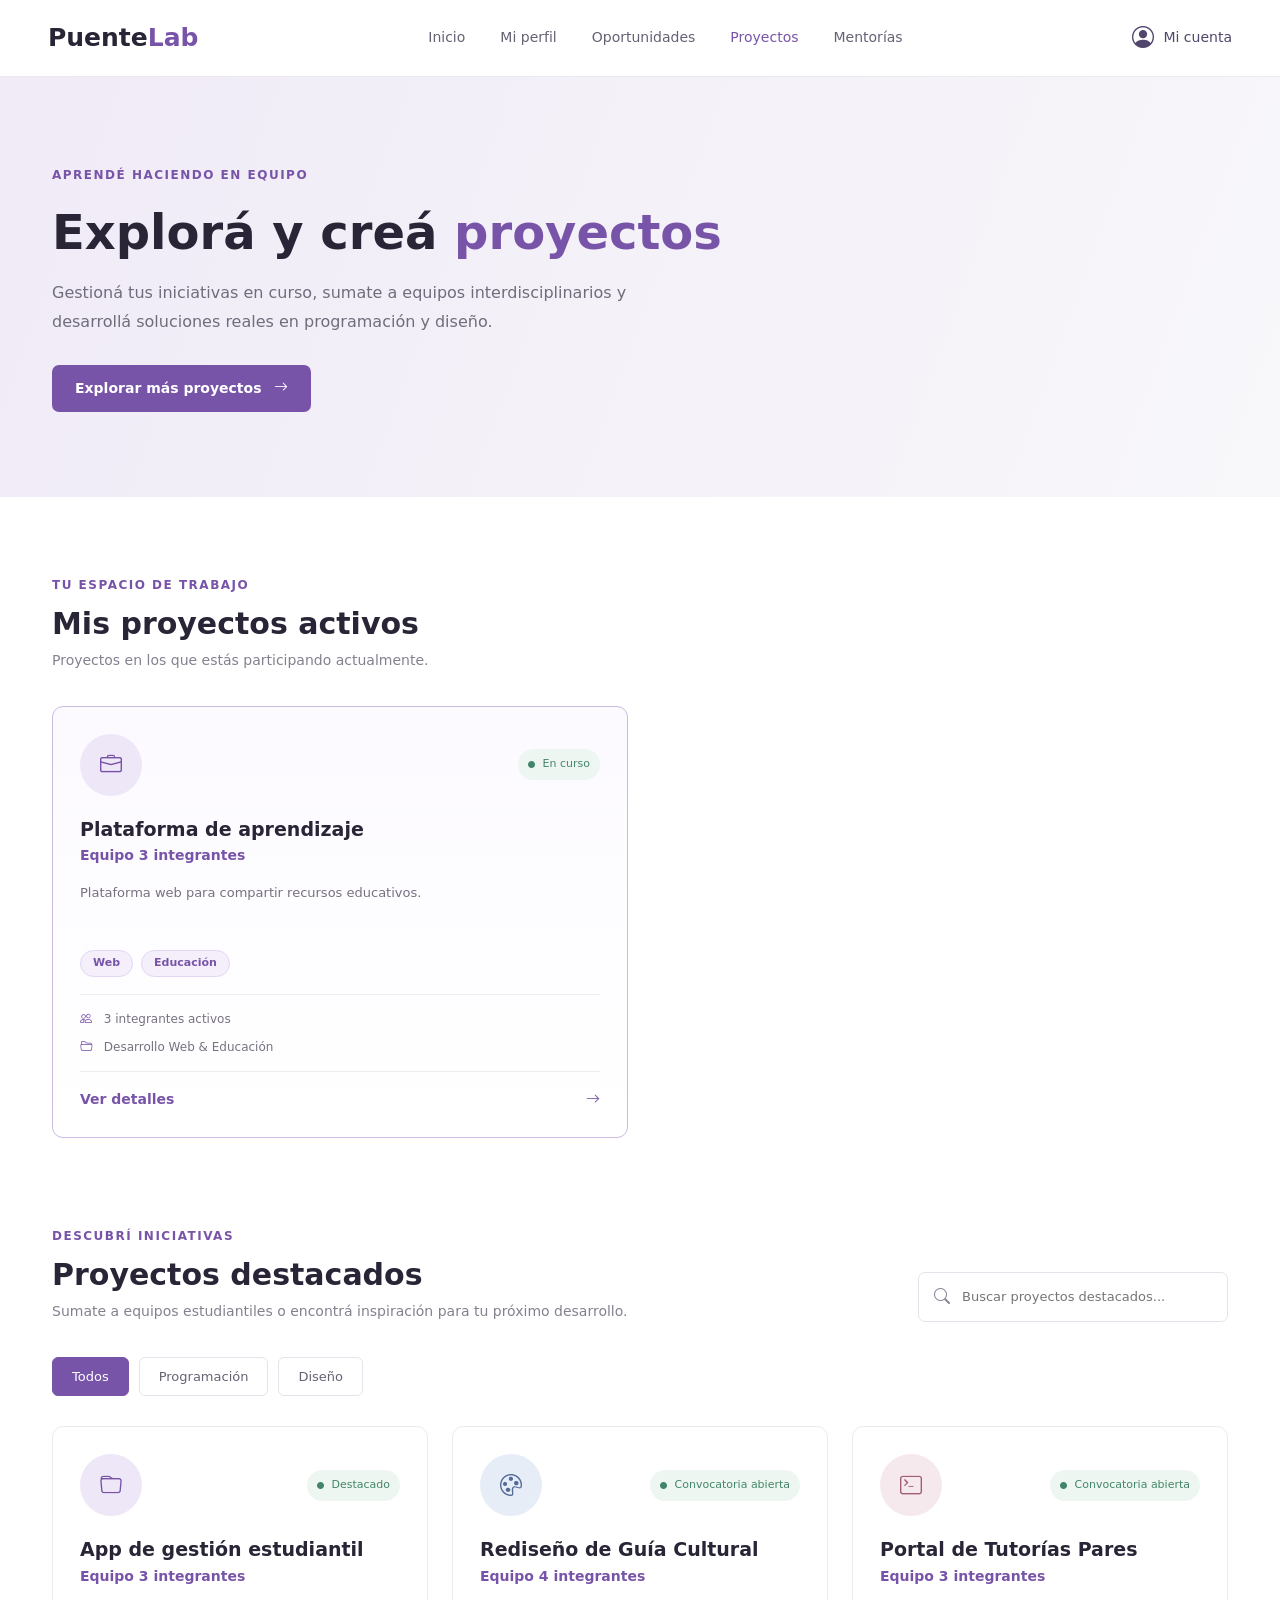
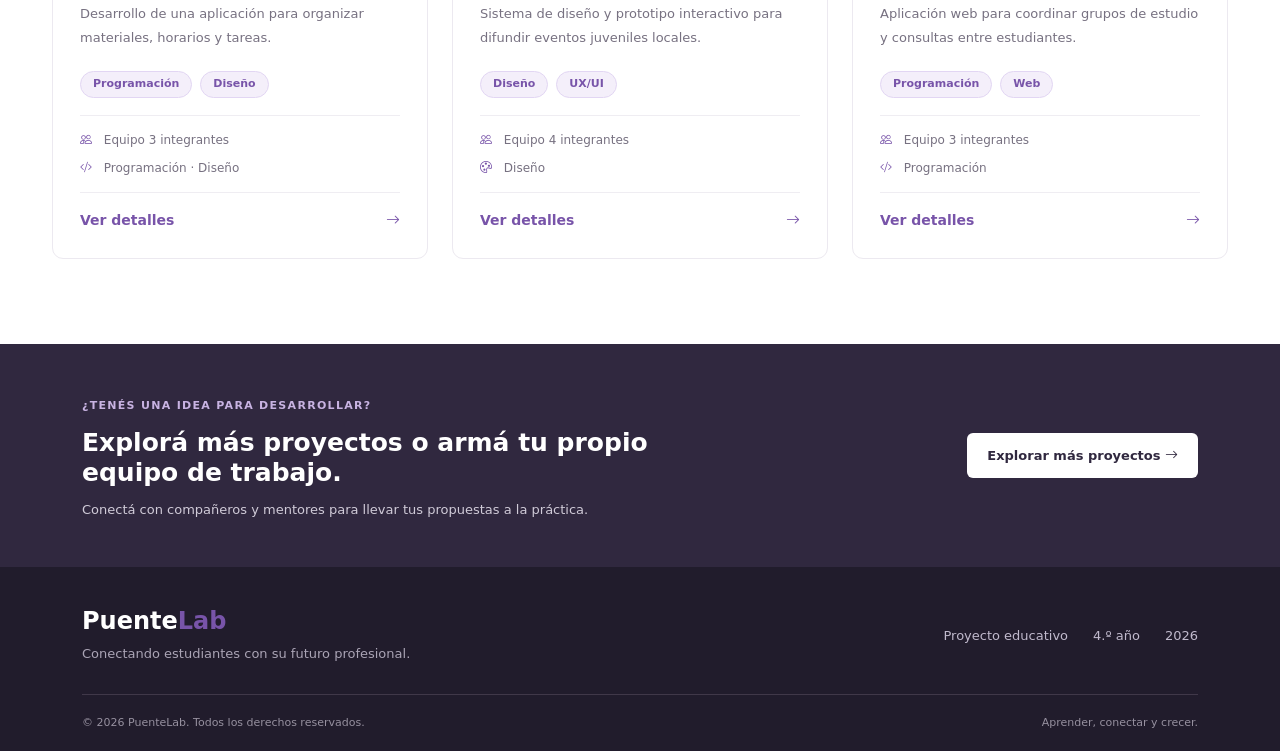
<file: proyectos.html>
<!DOCTYPE html>
<html lang="es">
<head>
    <meta charset="UTF-8">
    <meta name="viewport" content="width=device-width, initial-scale=1.0">
    <title>Proyectos | PuenteLab</title>

    <link href="https://cdn.jsdelivr.net/npm/bootstrap@5.3.3/dist/css/bootstrap.min.css" rel="stylesheet">
    <link href="https://cdn.jsdelivr.net/npm/bootstrap-icons@1.11.3/font/bootstrap-icons.min.css" rel="stylesheet">
    <link rel="stylesheet" href="./css/proyectos.css">
</head>

<body>

<header class="navbar-proyecto">
    <div class="container-fluid px-5">
        <a href="seccion-inicio.html" class="marca-proyecto">
            <span>Puente<span class="marca-morado">Lab</span></span>
        </a>

        <nav class="nav-proyecto">
            <a href="seccion-inicio.html">Inicio</a>
            <a href="perfil.html">Mi perfil</a>
            <a href="oportunidades.html">Oportunidades</a>
            <a href="proyectos.html" class="nav-actual">Proyectos</a>
            <a href="mentorias.html">Mentorías</a>
        </nav>

        <a href="perfil.html" class="perfil-nav">
            <i class="bi bi-person-circle"></i>
            Mi cuenta
        </a>
    </div>
</header>

<main>

    <!-- Hero superior con el estilo original -->
    <section class="hero-proyectos">
        <div class="container">
            <span class="etiqueta-proyectos">APRENDÉ HACIENDO EN EQUIPO</span>

            <h1>Explorá y creá <span>proyectos</span></h1>

            <p>
                Gestioná tus iniciativas en curso, sumate a equipos interdisciplinarios
                y desarrollá soluciones reales en programación y diseño.
            </p>

            <a href="#proyectos-destacados" class="btn-explorar">
                Explorar más proyectos
                <i class="bi bi-arrow-right"></i>
            </a>
        </div>
    </section>

    <!-- Sección 1: Mis proyectos activos -->
    <section class="seccion-proyectos seccion-activos container">

        <div class="encabezado-proyectos">
            <div>
                <span class="subtitulo-seccion">TU ESPACIO DE TRABAJO</span>
                <h2>Mis proyectos activos</h2>
                <p>Proyectos en los que estás participando actualmente.</p>
            </div>
        </div>

        <div class="row g-4">
            <div class="col-lg-6 col-md-12">
                <article class="tarjeta-proyecto tarjeta-activa">
                    <div class="proyecto-superior">
                        <div class="avatar-proyecto avatar-uno">
                            <i class="bi bi-briefcase"></i>
                        </div>
                        <span class="estado-proyecto">
                            <i class="bi bi-circle-fill"></i> En curso
                        </span>
                    </div>

                    <h3>Plataforma de aprendizaje</h3>
                    <p class="equipo-proyecto">Equipo 3 integrantes</p>

                    <p class="descripcion-proyecto">
                        Plataforma web para compartir recursos educativos.
                    </p>

                    <div class="etiquetas-proyecto">
                        <span>Web</span>
                        <span>Educación</span>
                    </div>

                    <div class="datos-proyecto">
                        <span><i class="bi bi-people"></i> 3 integrantes activos</span>
                        <span><i class="bi bi-folder2-open"></i> Desarrollo Web &amp; Educación</span>
                    </div>

                    <a href="#contacto-proyectos" class="btn-proyecto">
                        Ver detalles <i class="bi bi-arrow-right"></i>
                    </a>
                </article>
            </div>
        </div>

    </section>

    <!-- Sección 2: Proyectos Destacados -->
    <section class="seccion-proyectos container" id="proyectos-destacados">

        <div class="encabezado-proyectos">
            <div>
                <span class="subtitulo-seccion">DESCUBRÍ INICIATIVAS</span>
                <h2>Proyectos destacados</h2>
                <p>Sumate a equipos estudiantiles o encontrá inspiración para tu próximo desarrollo.</p>
            </div>

            <div class="busqueda-proyecto">
                <i class="bi bi-search"></i>
                <input type="text" id="inputBusqueda" placeholder="Buscar proyectos destacados...">
            </div>
        </div>

        <div class="filtros-proyectos">
            <button type="button" class="btn-filtro filtro-activo" data-categoria="todos">Todos</button>
            <button type="button" class="btn-filtro" data-categoria="Programación">Programación</button>
            <button type="button" class="btn-filtro" data-categoria="Diseño">Diseño</button>
        </div>

        <div class="row g-4" id="grillaProyectos">

            <!-- Proyecto destacado de la imagen -->
            <div class="col-lg-4 col-md-6 item-proyecto" data-categoria="Programación Diseño">
                <article class="tarjeta-proyecto">
                    <div class="proyecto-superior">
                        <div class="avatar-proyecto avatar-uno">
                            <i class="bi bi-folder"></i>
                        </div>
                        <span class="estado-proyecto">
                            <i class="bi bi-circle-fill"></i> Destacado
                        </span>
                    </div>

                    <h3>App de gestión estudiantil</h3>
                    <p class="equipo-proyecto">Equipo 3 integrantes</p>

                    <p class="descripcion-proyecto">
                        Desarrollo de una aplicación para organizar materiales, horarios y tareas.
                    </p>

                    <div class="etiquetas-proyecto">
                        <span>Programación</span>
                        <span>Diseño</span>
                    </div>

                    <div class="datos-proyecto">
                        <span><i class="bi bi-people"></i> Equipo 3 integrantes</span>
                        <span><i class="bi bi-code-slash"></i> Programación · Diseño</span>
                    </div>

                    <a href="#contacto-proyectos" class="btn-proyecto">
                        Ver detalles <i class="bi bi-arrow-right"></i>
                    </a>
                </article>
            </div>

            <!-- Tarjeta complementaria para balancear la grilla de PC -->
            <div class="col-lg-4 col-md-6 item-proyecto" data-categoria="Diseño">
                <article class="tarjeta-proyecto">
                    <div class="proyecto-superior">
                        <div class="avatar-proyecto avatar-dos">
                            <i class="bi bi-palette"></i>
                        </div>
                        <span class="estado-proyecto">
                            <i class="bi bi-circle-fill"></i> Convocatoria abierta
                        </span>
                    </div>

                    <h3>Rediseño de Guía Cultural</h3>
                    <p class="equipo-proyecto">Equipo 4 integrantes</p>

                    <p class="descripcion-proyecto">
                        Sistema de diseño y prototipo interactivo para difundir eventos juveniles locales.
                    </p>

                    <div class="etiquetas-proyecto">
                        <span>Diseño</span>
                        <span>UX/UI</span>
                    </div>

                    <div class="datos-proyecto">
                        <span><i class="bi bi-people"></i> Equipo 4 integrantes</span>
                        <span><i class="bi bi-palette"></i> Diseño</span>
                    </div>

                    <a href="#contacto-proyectos" class="btn-proyecto">
                        Ver detalles <i class="bi bi-arrow-right"></i>
                    </a>
                </article>
            </div>

            <!-- Tarjeta complementaria para balancear la grilla de PC -->
            <div class="col-lg-4 col-md-6 item-proyecto" data-categoria="Programación">
                <article class="tarjeta-proyecto">
                    <div class="proyecto-superior">
                        <div class="avatar-proyecto avatar-tres">
                            <i class="bi bi-terminal"></i>
                        </div>
                        <span class="estado-proyecto">
                            <i class="bi bi-circle-fill"></i> Convocatoria abierta
                        </span>
                    </div>

                    <h3>Portal de Tutorías Pares</h3>
                    <p class="equipo-proyecto">Equipo 3 integrantes</p>

                    <p class="descripcion-proyecto">
                        Aplicación web para coordinar grupos de estudio y consultas entre estudiantes.
                    </p>

                    <div class="etiquetas-proyecto">
                        <span>Programación</span>
                        <span>Web</span>
                    </div>

                    <div class="datos-proyecto">
                        <span><i class="bi bi-people"></i> Equipo 3 integrantes</span>
                        <span><i class="bi bi-code-slash"></i> Programación</span>
                    </div>

                    <a href="#contacto-proyectos" class="btn-proyecto">
                        Ver detalles <i class="bi bi-arrow-right"></i>
                    </a>
                </article>
            </div>

        </div>
    </section>

    <!-- Banner inferior estilo mentorías -->
    <section class="contacto-proyectos" id="contacto-proyectos">
        <div class="container">
            <div>
                <span>¿TENÉS UNA IDEA PARA DESARROLLAR?</span>
                <h2>Explorá más proyectos o armá tu propio equipo de trabajo.</h2>
                <p>Conectá con compañeros y mentores para llevar tus propuestas a la práctica.</p>
            </div>

            <a href="mentorias.html" class="btn-contacto-proyecto">
                Explorar más proyectos <i class="bi bi-arrow-right"></i>
            </a>
        </div>
    </section>

</main>

<footer class="footer-proyectos">
    <div class="container">
        <div class="footer-contenido">
            <div>
                <h3>Puente<span>Lab</span></h3>
                <p>Conectando estudiantes con su futuro profesional.</p>
            </div>

            <div class="footer-datos">
                <span>Proyecto educativo</span>
                <span>4.º año</span>
                <span>2026</span>
            </div>
        </div>

        <div class="footer-final">
            <span>© 2026 PuenteLab. Todos los derechos reservados.</span>
            <span>Aprender, conectar y crecer.</span>
        </div>
    </div>
</footer>

<script>
    const botonesFiltro = document.querySelectorAll('.btn-filtro');
    const tarjetas = document.querySelectorAll('.item-proyecto');
    const inputBusqueda = document.getElementById('inputBusqueda');

    let categoriaActual = 'todos';

    function filtrarProyectos() {
        const texto = inputBusqueda.value.toLowerCase().trim();

        tarjetas.forEach(tarjeta => {
            const categorias = tarjeta.dataset.categoria;
            const contenido = tarjeta.textContent.toLowerCase();
            const coincideCategoria = categoriaActual === 'todos' || categorias.includes(categoriaActual);
            const coincideTexto = contenido.includes(texto);

            tarjeta.style.display = (coincideCategoria && coincideTexto) ? 'block' : 'none';
        });
    }

    botonesFiltro.forEach(boton => {
        boton.addEventListener('click', () => {
            botonesFiltro.forEach(b => b.classList.remove('filtro-activo'));
            boton.classList.add('filtro-activo');
            categoriaActual = boton.dataset.categoria;
            filtrarProyectos();
        });
    });

    inputBusqueda.addEventListener('input', filtrarProyectos);
</script>

</body>
</html>
</file>
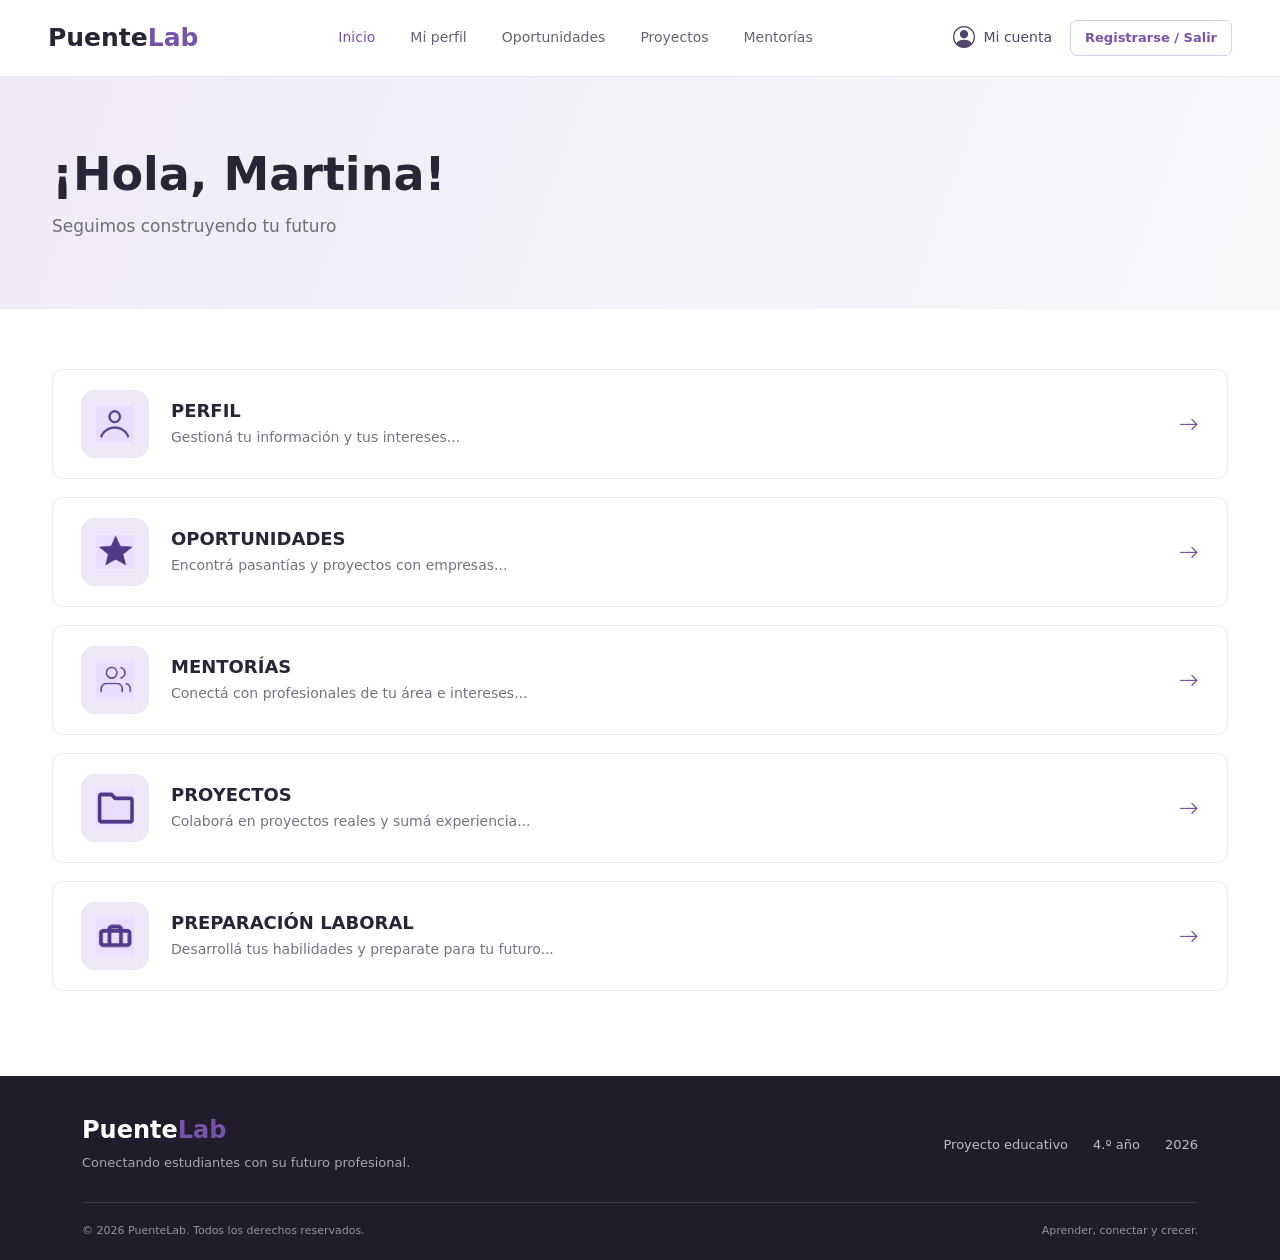
<file: seccion-inicio.html>
<!DOCTYPE html>
<html lang="es">
<head>
    <meta charset="UTF-8">
    <meta name="viewport" content="width=device-width, initial-scale=1.0">
    <title>Inicio | PuenteLab</title>

    <link href="https://cdn.jsdelivr.net/npm/bootstrap@5.3.3/dist/css/bootstrap.min.css" rel="stylesheet">
    <link href="https://cdn.jsdelivr.net/npm/bootstrap-icons@1.11.3/font/bootstrap-icons.min.css" rel="stylesheet">

    <!-- Si style.css está dentro de la carpeta css, cambialo a href="css/style.css" -->
    <link rel="stylesheet" href="css/style.css">
</head>

<body>

<header class="navbar-inicio">
    <div class="container-fluid px-5">
        <a href="seccion-inicio.html" class="marca-inicio">
            <span>Puente<span class="marca-morado">Lab</span></span>
        </a>

        <nav class="nav-inicio">
            <a href="seccion-inicio.html" class="nav-actual">Inicio</a>
            <a href="perfil.html">Mi perfil</a>
            <a href="oportunidades.html">Oportunidades</a>
            <a href="proyectos.html">Proyectos</a>
            <a href="mentorias.html">Mentorías</a>
        </nav>

        <div class="acciones-inicio">
            <a href="perfil.html" class="perfil-nav">
                <i class="bi bi-person-circle"></i>
                Mi cuenta
            </a>
            <a href="index.html" class="btn-salir">
                Registrarse / Salir
            </a>
        </div>
    </div>
</header>

<main>

    <section class="hero-inicio">
        <div class="container">
            <h1>¡Hola, Martina!</h1>
            <p>Seguimos construyendo tu futuro</p>
        </div>
    </section>

    <section class="seccion-tarjetas container">
        <div class="lista-tarjetas">

            <a href="perfil.html" class="enlace-tarjeta">
                <article class="tarjeta-inicio">
                    <div class="tarjeta-izquierda">
                        <div class="profile-icon-box">
                            <img src="img/perfil.png" alt="Icono Perfil" class="profile-img">
                        </div>
                        <div class="tarjeta-textos">
                            <h3>PERFIL</h3>
                            <p>Gestioná tu información y tus intereses...</p>
                        </div>
                    </div>
                    <i class="bi bi-arrow-right flecha-tarjeta"></i>
                </article>
            </a>

            <a href="oportunidades.html" class="enlace-tarjeta">
                <article class="tarjeta-inicio">
                    <div class="tarjeta-izquierda">
                        <div class="profile-icon-box">
                            <img src="img/Oprotunidades.png" alt="Icono Oportunidades" class="profile-img">
                        </div>
                        <div class="tarjeta-textos">
                            <h3>OPORTUNIDADES</h3>
                            <p>Encontrá pasantías y proyectos con empresas...</p>
                        </div>
                    </div>
                    <i class="bi bi-arrow-right flecha-tarjeta"></i>
                </article>
            </a>

            <a href="mentorias.html" class="enlace-tarjeta">
                <article class="tarjeta-inicio">
                    <div class="tarjeta-izquierda">
                        <div class="profile-icon-box">
                            <img src="img/mentorias.png" alt="Icono Mentorías" class="profile-img">
                        </div>
                        <div class="tarjeta-textos">
                            <h3>MENTORÍAS</h3>
                            <p>Conectá con profesionales de tu área e intereses...</p>
                        </div>
                    </div>
                    <i class="bi bi-arrow-right flecha-tarjeta"></i>
                </article>
            </a>

            <a href="proyectos.html" class="enlace-tarjeta">
                <article class="tarjeta-inicio">
                    <div class="tarjeta-izquierda">
                        <div class="profile-icon-box">
                            <img src="img/proyectos.png" alt="Icono Proyectos" class="profile-img">
                        </div>
                        <div class="tarjeta-textos">
                            <h3>PROYECTOS</h3>
                            <p>Colaborá en proyectos reales y sumá experiencia...</p>
                        </div>
                    </div>
                    <i class="bi bi-arrow-right flecha-tarjeta"></i>
                </article>
            </a>

            <a href="preparacion-laboral.html" class="enlace-tarjeta">
                <article class="tarjeta-inicio">
                    <div class="tarjeta-izquierda">
                        <div class="profile-icon-box">
                            <img src="img/prep labaoral.png" alt="Icono Preparación laboral" class="profile-img">
                        </div>
                        <div class="tarjeta-textos">
                            <h3>PREPARACIÓN LABORAL</h3>
                            <p>Desarrollá tus habilidades y preparate para tu futuro...</p>
                        </div>
                    </div>
                    <i class="bi bi-arrow-right flecha-tarjeta"></i>
                </article>
            </a>

        </div>
    </section>

</main>

<footer class="footer-inicio">
    <div class="container">
        <div class="footer-contenido">
            <div>
                <h3>Puente<span>Lab</span></h3>
                <p>Conectando estudiantes con su futuro profesional.</p>
            </div>

            <div class="footer-datos">
                <span>Proyecto educativo</span>
                <span>4.º año</span>
                <span>2026</span>
            </div>
        </div>

        <div class="footer-final">
            <span>© 2026 PuenteLab. Todos los derechos reservados.</span>
            <span>Aprender, conectar y crecer.</span>
        </div>
    </div>
</footer>

<script src="https://cdn.jsdelivr.net/npm/bootstrap@5.3.3/dist/js/bootstrap.bundle.min.js"></script>
</body>
</html>
</file>
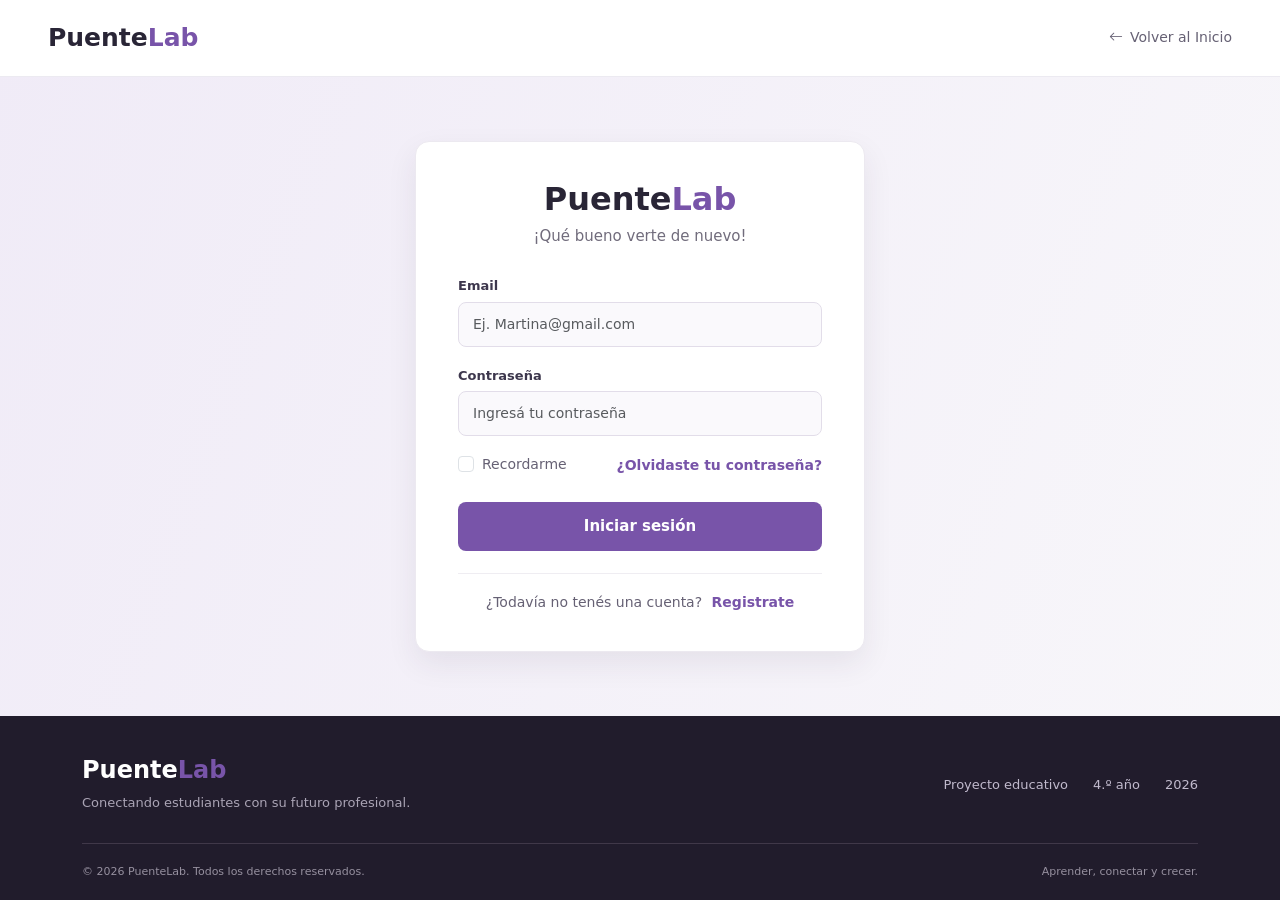
<file: templates/login.html>
<!DOCTYPE html>
<html lang="es">
<head>
    <meta charset="UTF-8">
    <meta name="viewport" content="width=device-width, initial-scale=1.0">
    <title>Iniciar sesión | PuenteLab</title>

    <link href="https://cdn.jsdelivr.net/npm/bootstrap@5.3.3/dist/css/bootstrap.min.css" rel="stylesheet">
    <link href="https://cdn.jsdelivr.net/npm/bootstrap-icons@1.11.3/font/bootstrap-icons.min.css" rel="stylesheet">
    <link rel="stylesheet" href="/static/index.css">
</head>

<body>

<header class="navbar-auth">
    <div class="container-fluid px-5">
        <a href="/inicio" class="marca-auth">
            <span>Puente<span class="marca-morado">Lab</span></span>
        </a>

        <a href="/inicio" class="link-volver">
            <i class="bi bi-arrow-left"></i> Volver al Inicio
        </a>
    </div>
</header>

<main class="contenedor-auth">
    <div class="card formulario-card formulario-login">

        <div class="text-center cabecera-logo">
            <h1 class="titulo-logo">Puente<span class="logo-morado">Lab</span></h1>
            <p class="subtitulo">¡Qué bueno verte de nuevo!</p>
        </div>

        <form action="/login" method="POST">
            <div class="campo">
                <label class="form-label">Email</label>
                <input type="email" name="email" class="form-control" placeholder="Ej. Martina@gmail.com" required>
            </div>

            <div class="campo">
                <label class="form-label">Contraseña</label>
                <input type="password" name="password" class="form-control" placeholder="Ingresá tu contraseña" required>
            </div>

            <div class="opciones-login">
                <div class="form-check">
                    <input class="form-check-input" type="checkbox" id="recordarme">
                    <label class="form-check-label small" for="recordarme">
                        Recordarme
                    </label>
                </div>

                <a href="#" class="link-terminos small">¿Olvidaste tu contraseña?</a>
            </div>

            <button type="submit" class="btn btn-registrar w-100 text-white">
                Iniciar sesión
            </button>
        </form>

        <div class="cambio-auth">
            <span>¿Todavía no tenés una cuenta?</span>
            <a href="/">Registrate</a>
        </div>

    </div>
</main>

<footer class="footer-auth">
    <div class="container">
        <div class="footer-contenido">
            <div>
                <h3>Puente<span>Lab</span></h3>
                <p>Conectando estudiantes con su futuro profesional.</p>
            </div>

            <div class="footer-datos">
                <span>Proyecto educativo</span>
                <span>4.º año</span>
                <span>2026</span>
            </div>
        </div>

        <div class="footer-final">
            <span>© 2026 PuenteLab. Todos los derechos reservados.</span>
            <span>Aprender, conectar y crecer.</span>
        </div>
    </div>
</footer>

<script src="https://cdn.jsdelivr.net/npm/bootstrap@5.3.3/dist/js/bootstrap.bundle.min.js"></script>
</body>
</html>
</file>
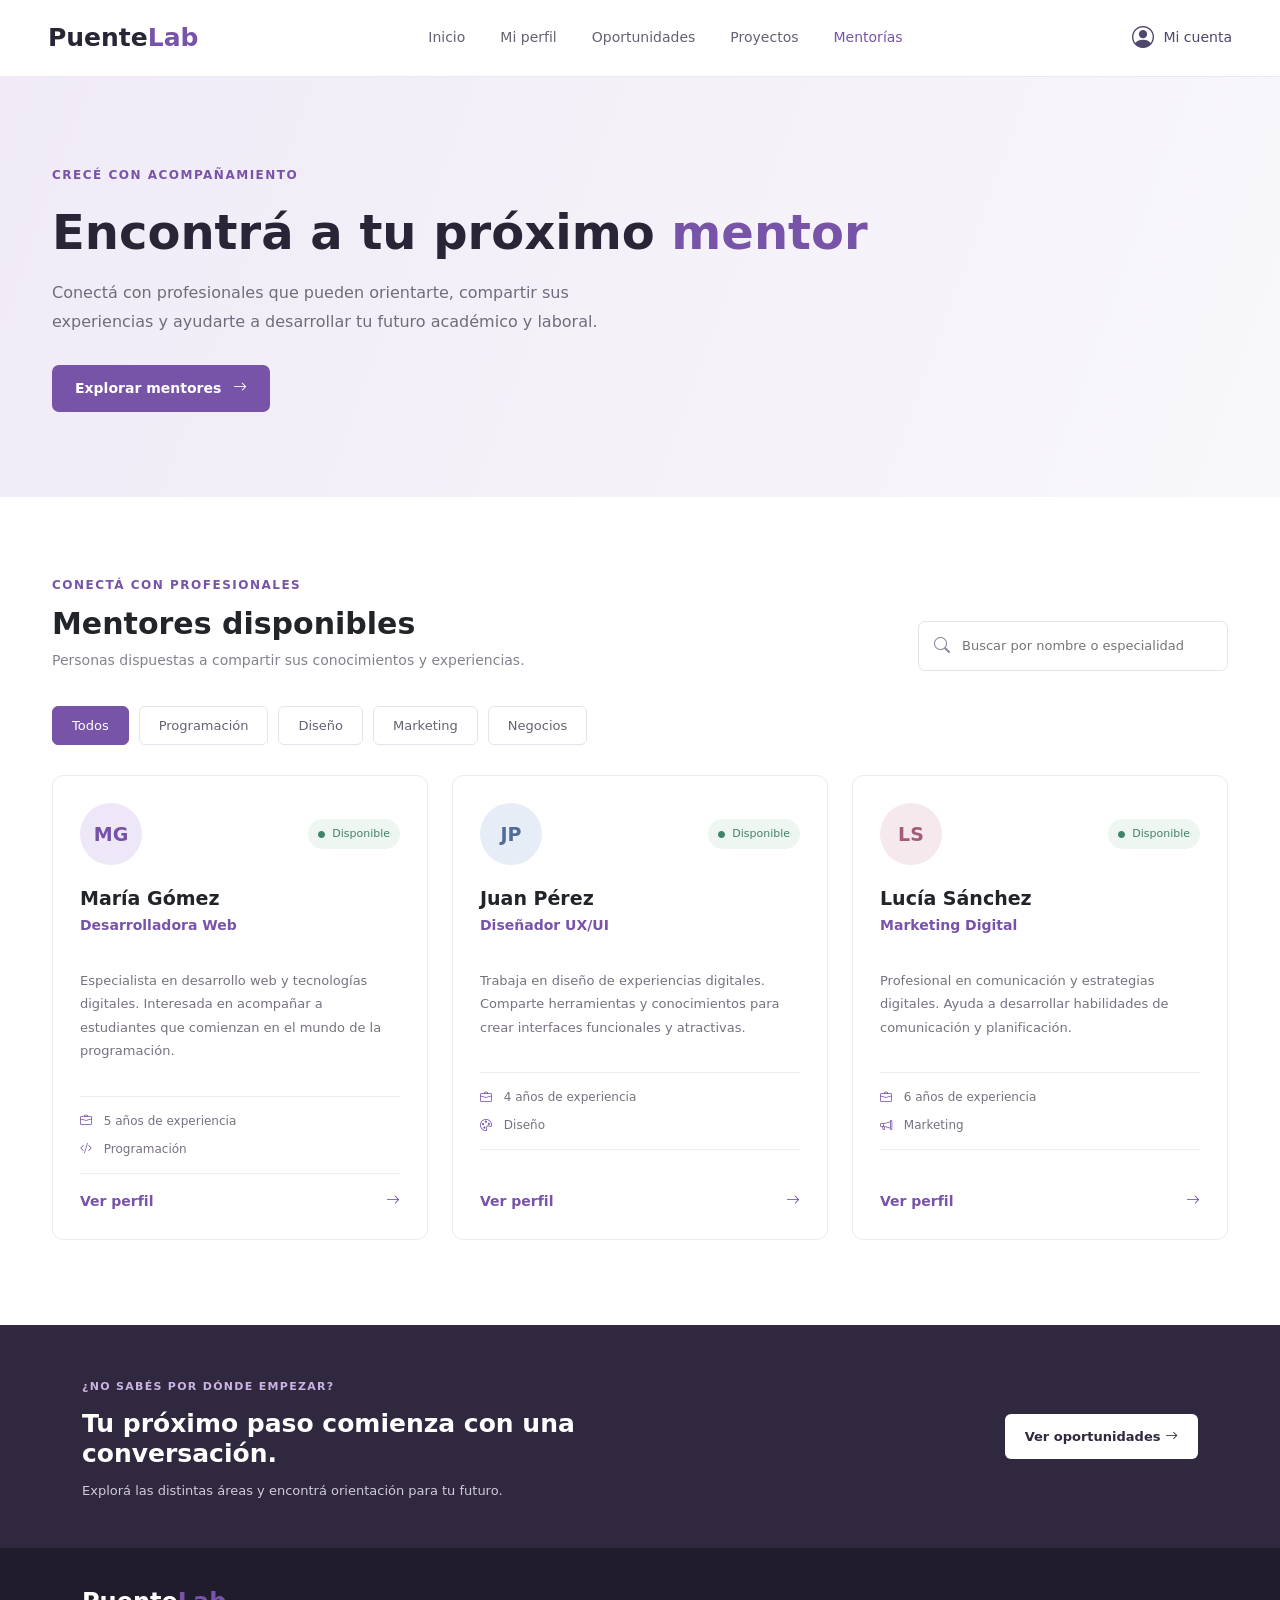
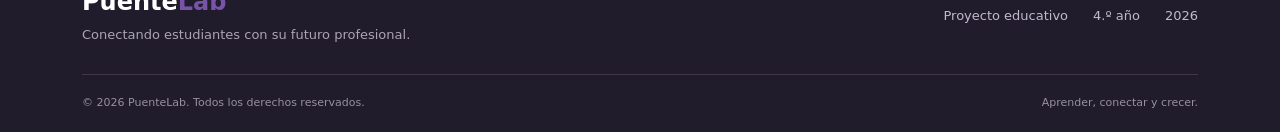
<file: templates/mentorias.html>
<!DOCTYPE html>
<html lang="es">
<head>
    <meta charset="UTF-8">
    <meta name="viewport" content="width=device-width, initial-scale=1.0">
    <title>Mentorías | PuenteLab</title>

    <link href="https://cdn.jsdelivr.net/npm/bootstrap@5.3.3/dist/css/bootstrap.min.css" rel="stylesheet">
    <link href="https://cdn.jsdelivr.net/npm/bootstrap-icons@1.11.3/font/bootstrap-icons.min.css" rel="stylesheet">
    <link rel="stylesheet" href="/static/css/mentorias.css">
</head>

<body>

<header class="navbar-mentor">
    <div class="container-fluid px-5">
        <a href="/inicio" class="marca-mentor">
            <span>Puente<span class="marca-morado">Lab</span></span>
        </a>

        <nav class="nav-mentor">
            <a href="/inicio">Inicio</a>
            <a href="/perfil">Mi perfil</a>
            <a href="/oportunidades">Oportunidades</a>
            <a href="/proyectos">Proyectos</a>
            <a href="/mentorias" class="nav-actual">Mentorías</a>
        </nav>

        <a href="/perfil" class="perfil-nav">
            <i class="bi bi-person-circle"></i>
            Mi cuenta
        </a>
    </div>
</header>

<main>

    <section class="hero-mentorias">
        <div class="container">
            <span class="etiqueta-mentorias">CRECÉ CON ACOMPAÑAMIENTO</span>

            <h1>Encontrá a tu próximo <span>mentor</span></h1>

            <p>
                Conectá con profesionales que pueden orientarte,
                compartir sus experiencias y ayudarte a desarrollar
                tu futuro académico y laboral.
            </p>

            <a href="#lista-mentores" class="btn-explorar">
                Explorar mentores
                <i class="bi bi-arrow-right"></i>
            </a>
        </div>
    </section>

    <section class="seccion-mentores container" id="lista-mentores">

        <div class="encabezado-mentores">
            <div>
                <span class="subtitulo-seccion">CONECTÁ CON PROFESIONALES</span>
                <h2>Mentores disponibles</h2>
                <p>Personas dispuestas a compartir sus conocimientos y experiencias.</p>
            </div>

            <div class="busqueda-mentor">
                <i class="bi bi-search"></i>
                <input type="text" id="inputBusqueda" placeholder="Buscar por nombre o especialidad">
            </div>
        </div>

        <div class="filtros-mentores">
            <button type="button" class="btn-filtro filtro-activo" data-categoria="todos">Todos</button>
            <button type="button" class="btn-filtro" data-categoria="Programación">Programación</button>
            <button type="button" class="btn-filtro" data-categoria="Diseño">Diseño</button>
            <button type="button" class="btn-filtro" data-categoria="Marketing">Marketing</button>
            <button type="button" class="btn-filtro" data-categoria="Negocios">Negocios</button>
        </div>

        <div class="row g-4" id="grillaMentores">

            <div class="col-lg-4 col-md-6 item-mentor" data-categoria="Programación">
                <article class="tarjeta-mentor">
                    <div class="mentor-superior">
                        <div class="avatar-mentor avatar-uno">MG</div>
                        <span class="disponibilidad-mentor">
                            <i class="bi bi-circle-fill"></i> Disponible
                        </span>
                    </div>

                    <h3>María Gómez</h3>
                    <p class="especialidad-mentor">Desarrolladora Web</p>

                    <p class="descripcion-mentor">
                        Especialista en desarrollo web y tecnologías digitales.
                        Interesada en acompañar a estudiantes que comienzan
                        en el mundo de la programación.
                    </p>

                    <div class="datos-mentor">
                        <span><i class="bi bi-briefcase"></i> 5 años de experiencia</span>
                        <span><i class="bi bi-code-slash"></i> Programación</span>
                    </div>

                    <a href="#contacto-mentorias" class="btn-mentor">
                        Ver perfil <i class="bi bi-arrow-right"></i>
                    </a>
                </article>
            </div>

            <div class="col-lg-4 col-md-6 item-mentor" data-categoria="Diseño">
                <article class="tarjeta-mentor">
                    <div class="mentor-superior">
                        <div class="avatar-mentor avatar-dos">JP</div>
                        <span class="disponibilidad-mentor">
                            <i class="bi bi-circle-fill"></i> Disponible
                        </span>
                    </div>

                    <h3>Juan Pérez</h3>
                    <p class="especialidad-mentor">Diseñador UX/UI</p>

                    <p class="descripcion-mentor">
                        Trabaja en diseño de experiencias digitales.
                        Comparte herramientas y conocimientos para crear
                        interfaces funcionales y atractivas.
                    </p>

                    <div class="datos-mentor">
                        <span><i class="bi bi-briefcase"></i> 4 años de experiencia</span>
                        <span><i class="bi bi-palette"></i> Diseño</span>
                    </div>

                    <a href="#contacto-mentorias" class="btn-mentor">
                        Ver perfil <i class="bi bi-arrow-right"></i>
                    </a>
                </article>
            </div>

            <div class="col-lg-4 col-md-6 item-mentor" data-categoria="Marketing">
                <article class="tarjeta-mentor">
                    <div class="mentor-superior">
                        <div class="avatar-mentor avatar-tres">LS</div>
                        <span class="disponibilidad-mentor">
                            <i class="bi bi-circle-fill"></i> Disponible
                        </span>
                    </div>

                    <h3>Lucía Sánchez</h3>
                    <p class="especialidad-mentor">Marketing Digital</p>

                    <p class="descripcion-mentor">
                        Profesional en comunicación y estrategias digitales.
                        Ayuda a desarrollar habilidades de comunicación
                        y planificación.
                    </p>

                    <div class="datos-mentor">
                        <span><i class="bi bi-briefcase"></i> 6 años de experiencia</span>
                        <span><i class="bi bi-megaphone"></i> Marketing</span>
                    </div>

                    <a href="#contacto-mentorias" class="btn-mentor">
                        Ver perfil <i class="bi bi-arrow-right"></i>
                    </a>
                </article>
            </div>

        </div>
    </section>

    <section class="contacto-mentorias" id="contacto-mentorias">
        <div class="container">
            <div>
                <span>¿NO SABÉS POR DÓNDE EMPEZAR?</span>
                <h2>Tu próximo paso comienza con una conversación.</h2>
                <p>Explorá las distintas áreas y encontrá orientación para tu futuro.</p>
            </div>

            <a href="/oportunidades" class="btn-contacto-mentor">
                Ver oportunidades <i class="bi bi-arrow-right"></i>
            </a>
        </div>
    </section>

</main>

<footer class="footer-mentorias">
    <div class="container">
        <div class="footer-contenido">
            <div>
                <h3>Puente<span>Lab</span></h3>
                <p>Conectando estudiantes con su futuro profesional.</p>
            </div>

            <div class="footer-datos">
                <span>Proyecto educativo</span>
                <span>4.º año</span>
                <span>2026</span>
            </div>
        </div>

        <div class="footer-final">
            <span>© 2026 PuenteLab. Todos los derechos reservados.</span>
            <span>Aprender, conectar y crecer.</span>
        </div>
    </div>
</footer>

<script>
    const botonesFiltro = document.querySelectorAll('.btn-filtro');
    const tarjetas = document.querySelectorAll('.item-mentor');
    const inputBusqueda = document.getElementById('inputBusqueda');

    let categoriaActual = 'todos';

    function filtrarMentores() {
        const texto = inputBusqueda.value.toLowerCase().trim();

        tarjetas.forEach(tarjeta => {
            const categoria = tarjeta.dataset.categoria;
            const contenido = tarjeta.textContent.toLowerCase();
            const coincideCategoria = categoriaActual === 'todos' || categoria === categoriaActual;
            const coincideTexto = contenido.includes(texto);

            tarjeta.style.display = (coincideCategoria && coincideTexto) ? 'block' : 'none';
        });
    }

    botonesFiltro.forEach(boton => {
        boton.addEventListener('click', () => {
            botonesFiltro.forEach(b => b.classList.remove('filtro-activo'));
            boton.classList.add('filtro-activo');
            categoriaActual = boton.dataset.categoria;
            filtrarMentores();
        });
    });

    inputBusqueda.addEventListener('input', filtrarMentores);
</script>

</body>
</html>
</file>
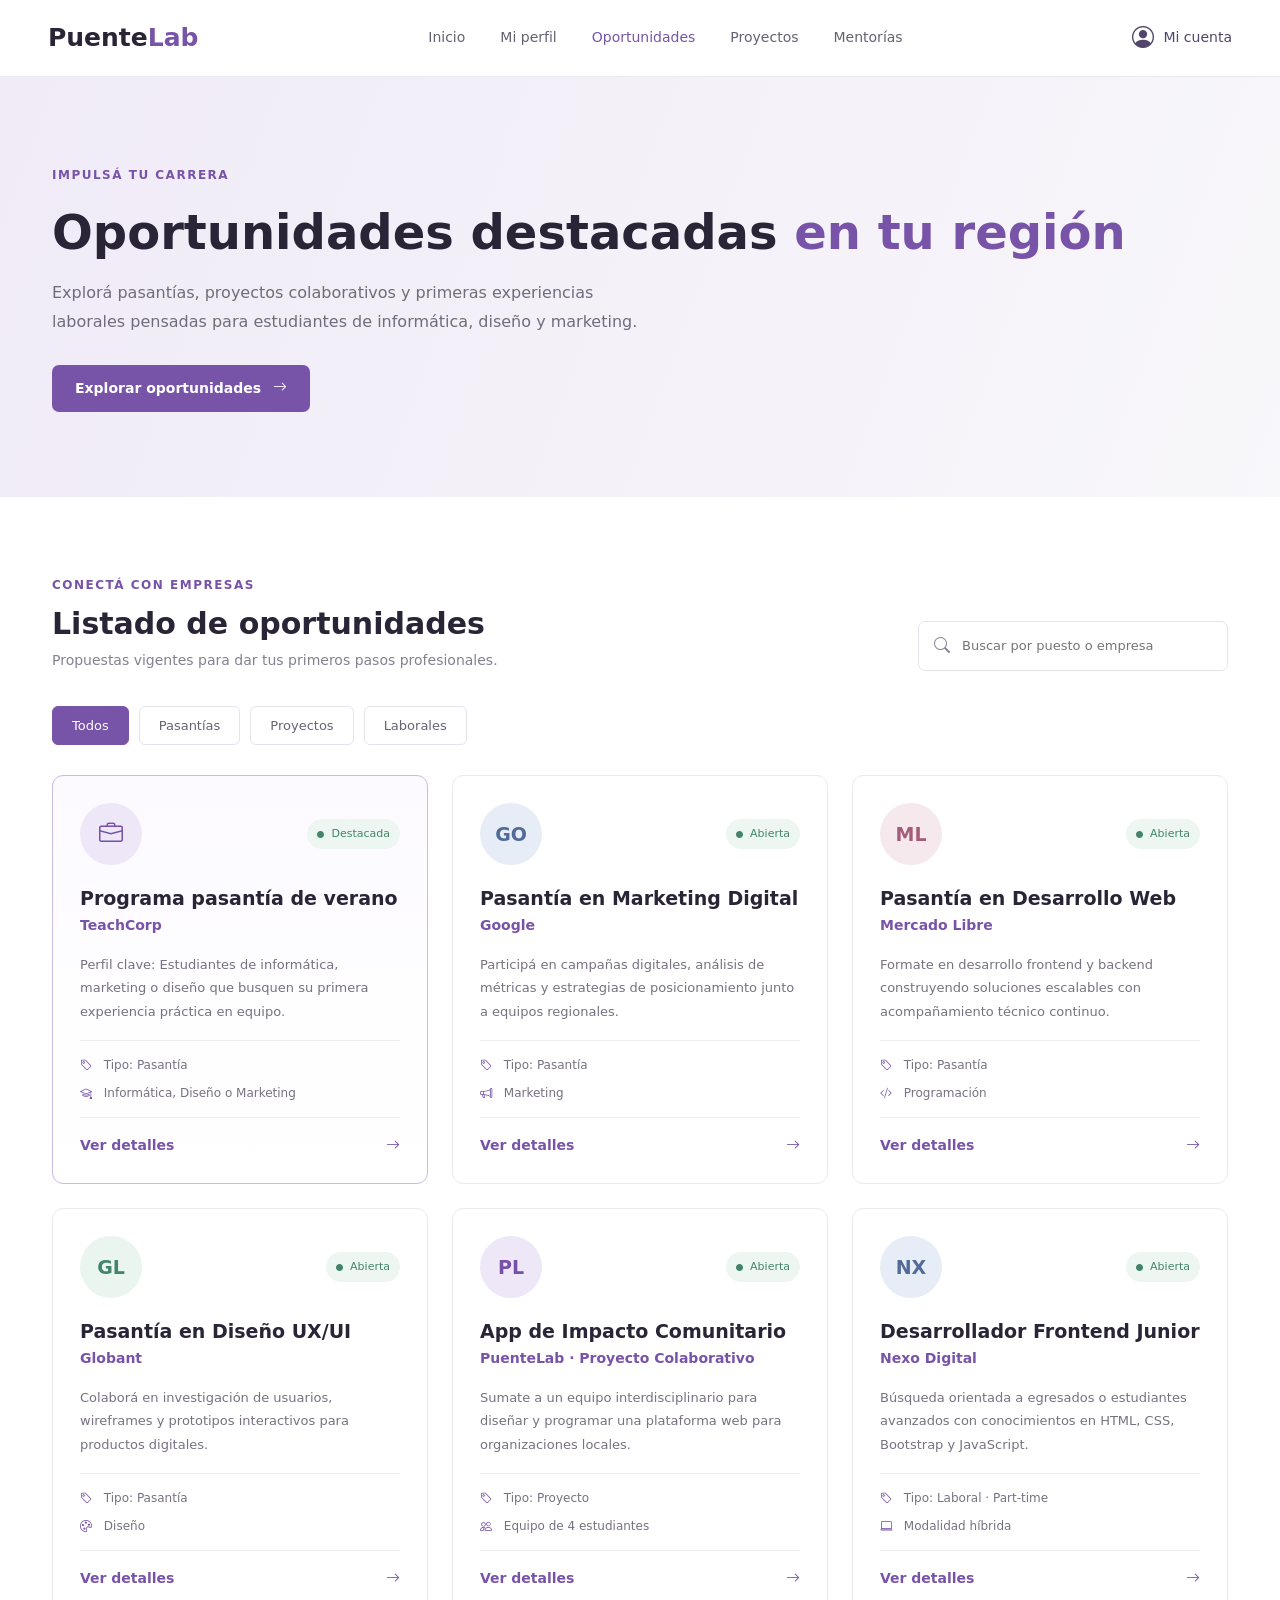
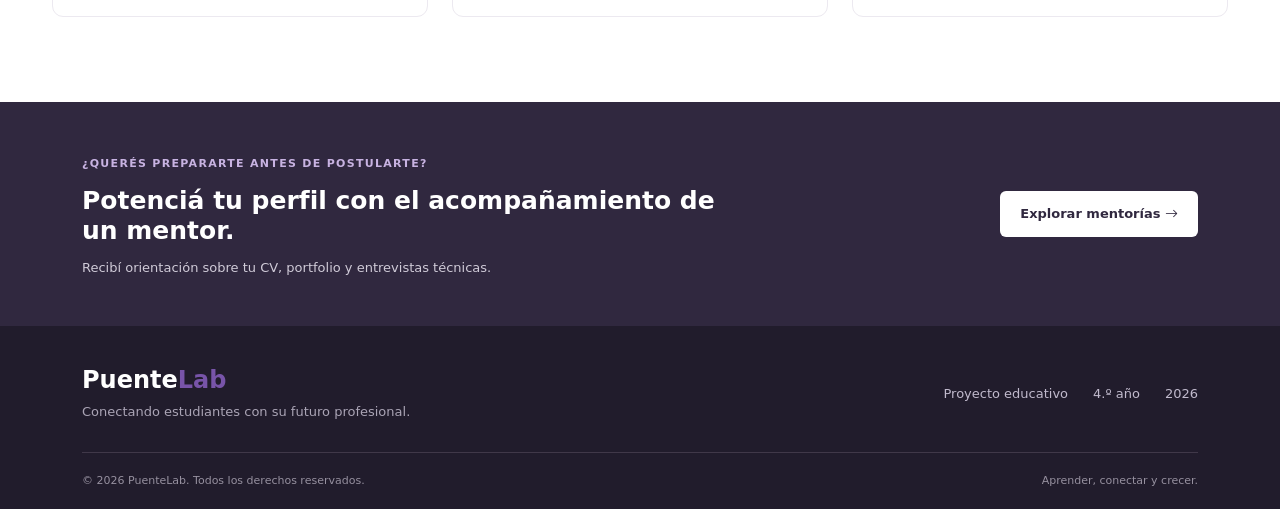
<file: templates/oportunidades.html>
<!DOCTYPE html>
<html lang="es">
<head>
    <meta charset="UTF-8">
    <meta name="viewport" content="width=device-width, initial-scale=1.0">
    <title>Oportunidades | PuenteLab</title>

    <link href="https://cdn.jsdelivr.net/npm/bootstrap@5.3.3/dist/css/bootstrap.min.css" rel="stylesheet">
    <link href="https://cdn.jsdelivr.net/npm/bootstrap-icons@1.11.3/font/bootstrap-icons.min.css" rel="stylesheet">
    <link rel="stylesheet" href="/static/css/oportunidades.css">
</head>

<body>

<header class="navbar-oportunidad">
    <div class="container-fluid px-5">
        <a href="/inicio" class="marca-oportunidad">
            <span>Puente<span class="marca-morado">Lab</span></span>
        </a>

        <nav class="nav-oportunidad">
            <a href="/inicio">Inicio</a>
            <a href="/perfil">Mi perfil</a>
            <a href="/oportunidades" class="nav-actual">Oportunidades</a>
            <a href="/proyectos">Proyectos</a>
            <a href="/mentorias">Mentorías</a>
        </nav>

        <a href="/perfil" class="perfil-nav">
            <i class="bi bi-person-circle"></i>
            Mi cuenta
        </a>
    </div>
</header>

<main>

    <section class="hero-oportunidades">
        <div class="container">
            <span class="etiqueta-oportunidades">IMPULSÁ TU CARRERA</span>

            <h1>Oportunidades destacadas <span>en tu región</span></h1>

            <p>
                Explorá pasantías, proyectos colaborativos y primeras experiencias
                laborales pensadas para estudiantes de informática, diseño y marketing.
            </p>

            <a href="#lista-oportunidades" class="btn-explorar">
                Explorar oportunidades
                <i class="bi bi-arrow-right"></i>
            </a>
        </div>
    </section>

    <section class="seccion-oportunidades container" id="lista-oportunidades">

        <div class="encabezado-oportunidades">
            <div>
                <span class="subtitulo-seccion">CONECTÁ CON EMPRESAS</span>
                <h2>Listado de oportunidades</h2>
                <p>Propuestas vigentes para dar tus primeros pasos profesionales.</p>
            </div>

            <div class="busqueda-oportunidad">
                <i class="bi bi-search"></i>
                <input type="text" id="inputBusqueda" placeholder="Buscar por puesto o empresa">
            </div>
        </div>

        <div class="filtros-oportunidades">
            <button type="button" class="btn-filtro filtro-activo" data-categoria="todos">Todos</button>
            <button type="button" class="btn-filtro" data-categoria="Pasantías">Pasantías</button>
            <button type="button" class="btn-filtro" data-categoria="Proyectos">Proyectos</button>
            <button type="button" class="btn-filtro" data-categoria="Laborales">Laborales</button>
        </div>

        <div class="row g-4" id="grillaOportunidades">

            <div class="col-lg-4 col-md-6 item-oportunidad" data-categoria="Pasantías">
                <article class="tarjeta-oportunidad tarjeta-destacada">
                    <div class="oportunidad-superior">
                        <div class="avatar-oportunidad avatar-uno">
                            <i class="bi bi-briefcase"></i>
                        </div>
                        <span class="estado-oportunidad">
                            <i class="bi bi-circle-fill"></i> Destacada
                        </span>
                    </div>

                    <h3>Programa pasantía de verano</h3>
                    <p class="empresa-oportunidad">TeachCorp</p>

                    <p class="descripcion-oportunidad">
                        Perfil clave: Estudiantes de informática, marketing o diseño
                        que busquen su primera experiencia práctica en equipo.
                    </p>

                    <div class="datos-oportunidad">
                        <span><i class="bi bi-tag"></i> Tipo: Pasantía</span>
                        <span><i class="bi bi-mortarboard"></i> Informática, Diseño o Marketing</span>
                    </div>

                    <a href="#contacto-oportunidades" class="btn-oportunidad">
                        Ver detalles <i class="bi bi-arrow-right"></i>
                    </a>
                </article>
            </div>

            <div class="col-lg-4 col-md-6 item-oportunidad" data-categoria="Pasantías">
                <article class="tarjeta-oportunidad">
                    <div class="oportunidad-superior">
                        <div class="avatar-oportunidad avatar-dos">GO</div>
                        <span class="estado-oportunidad">
                            <i class="bi bi-circle-fill"></i> Abierta
                        </span>
                    </div>

                    <h3>Pasantía en Marketing Digital</h3>
                    <p class="empresa-oportunidad">Google</p>

                    <p class="descripcion-oportunidad">
                        Participá en campañas digitales, análisis de métricas y
                        estrategias de posicionamiento junto a equipos regionales.
                    </p>

                    <div class="datos-oportunidad">
                        <span><i class="bi bi-tag"></i> Tipo: Pasantía</span>
                        <span><i class="bi bi-megaphone"></i> Marketing</span>
                    </div>

                    <a href="#contacto-oportunidades" class="btn-oportunidad">
                        Ver detalles <i class="bi bi-arrow-right"></i>
                    </a>
                </article>
            </div>

            <div class="col-lg-4 col-md-6 item-oportunidad" data-categoria="Pasantías">
                <article class="tarjeta-oportunidad">
                    <div class="oportunidad-superior">
                        <div class="avatar-oportunidad avatar-tres">ML</div>
                        <span class="estado-oportunidad">
                            <i class="bi bi-circle-fill"></i> Abierta
                        </span>
                    </div>

                    <h3>Pasantía en Desarrollo Web</h3>
                    <p class="empresa-oportunidad">Mercado Libre</p>

                    <p class="descripcion-oportunidad">
                        Formate en desarrollo frontend y backend construyendo
                        soluciones escalables con acompañamiento técnico continuo.
                    </p>

                    <div class="datos-oportunidad">
                        <span><i class="bi bi-tag"></i> Tipo: Pasantía</span>
                        <span><i class="bi bi-code-slash"></i> Programación</span>
                    </div>

                    <a href="#contacto-oportunidades" class="btn-oportunidad">
                        Ver detalles <i class="bi bi-arrow-right"></i>
                    </a>
                </article>
            </div>

            <div class="col-lg-4 col-md-6 item-oportunidad" data-categoria="Pasantías">
                <article class="tarjeta-oportunidad">
                    <div class="oportunidad-superior">
                        <div class="avatar-oportunidad avatar-cuatro">GL</div>
                        <span class="estado-oportunidad">
                            <i class="bi bi-circle-fill"></i> Abierta
                        </span>
                    </div>

                    <h3>Pasantía en Diseño UX/UI</h3>
                    <p class="empresa-oportunidad">Globant</p>

                    <p class="descripcion-oportunidad">
                        Colaborá en investigación de usuarios, wireframes y
                        prototipos interactivos para productos digitales.
                    </p>

                    <div class="datos-oportunidad">
                        <span><i class="bi bi-tag"></i> Tipo: Pasantía</span>
                        <span><i class="bi bi-palette"></i> Diseño</span>
                    </div>

                    <a href="#contacto-oportunidades" class="btn-oportunidad">
                        Ver detalles <i class="bi bi-arrow-right"></i>
                    </a>
                </article>
            </div>

            <div class="col-lg-4 col-md-6 item-oportunidad" data-categoria="Proyectos">
                <article class="tarjeta-oportunidad">
                    <div class="oportunidad-superior">
                        <div class="avatar-oportunidad avatar-uno">PL</div>
                        <span class="estado-oportunidad">
                            <i class="bi bi-circle-fill"></i> Abierta
                        </span>
                    </div>

                    <h3>App de Impacto Comunitario</h3>
                    <p class="empresa-oportunidad">PuenteLab · Proyecto Colaborativo</p>

                    <p class="descripcion-oportunidad">
                        Sumate a un equipo interdisciplinario para diseñar y
                        programar una plataforma web para organizaciones locales.
                    </p>

                    <div class="datos-oportunidad">
                        <span><i class="bi bi-tag"></i> Tipo: Proyecto</span>
                        <span><i class="bi bi-people"></i> Equipo de 4 estudiantes</span>
                    </div>

                    <a href="#contacto-oportunidades" class="btn-oportunidad">
                        Ver detalles <i class="bi bi-arrow-right"></i>
                    </a>
                </article>
            </div>

            <div class="col-lg-4 col-md-6 item-oportunidad" data-categoria="Laborales">
                <article class="tarjeta-oportunidad">
                    <div class="oportunidad-superior">
                        <div class="avatar-oportunidad avatar-dos">NX</div>
                        <span class="estado-oportunidad">
                            <i class="bi bi-circle-fill"></i> Abierta
                        </span>
                    </div>

                    <h3>Desarrollador Frontend Junior</h3>
                    <p class="empresa-oportunidad">Nexo Digital</p>

                    <p class="descripcion-oportunidad">
                        Búsqueda orientada a egresados o estudiantes avanzados
                        con conocimientos en HTML, CSS, Bootstrap y JavaScript.
                    </p>

                    <div class="datos-oportunidad">
                        <span><i class="bi bi-tag"></i> Tipo: Laboral · Part-time</span>
                        <span><i class="bi bi-laptop"></i> Modalidad híbrida</span>
                    </div>

                    <a href="#contacto-oportunidades" class="btn-oportunidad">
                        Ver detalles <i class="bi bi-arrow-right"></i>
                    </a>
                </article>
            </div>

        </div>
    </section>

    <section class="contacto-oportunidades" id="contacto-oportunidades">
        <div class="container">
            <div>
                <span>¿QUERÉS PREPARARTE ANTES DE POSTULARTE?</span>
                <h2>Potenciá tu perfil con el acompañamiento de un mentor.</h2>
                <p>Recibí orientación sobre tu CV, portfolio y entrevistas técnicas.</p>
            </div>

            <a href="/mentorias" class="btn-contacto-oportunidad">
                Explorar mentorías <i class="bi bi-arrow-right"></i>
            </a>
        </div>
    </section>

</main>

<footer class="footer-oportunidades">
    <div class="container">
        <div class="footer-contenido">
            <div>
                <h3>Puente<span>Lab</span></h3>
                <p>Conectando estudiantes con su futuro profesional.</p>
            </div>

            <div class="footer-datos">
                <span>Proyecto educativo</span>
                <span>4.º año</span>
                <span>2026</span>
            </div>
        </div>

        <div class="footer-final">
            <span>© 2026 PuenteLab. Todos los derechos reservados.</span>
            <span>Aprender, conectar y crecer.</span>
        </div>
    </div>
</footer>

<script>
    const botonesFiltro = document.querySelectorAll('.btn-filtro');
    const tarjetas = document.querySelectorAll('.item-mentor');
    const inputBusqueda = document.getElementById('inputBusqueda');

    let categoriaActual = 'todos';

    function filtrarOportunidades() {
        const texto = inputBusqueda.value.toLowerCase().trim();

        document.querySelectorAll('.item-oportunidad').forEach(tarjeta => {
            const categoria = tarjeta.dataset.categoria;
            const contenido = tarjeta.textContent.toLowerCase();
            const coincideCategoria = categoriaActual === 'todos' || categoria === categoriaActual;
            const coincideTexto = contenido.includes(texto);

            tarjeta.style.display = (coincideCategoria && coincideTexto) ? 'block' : 'none';
        });
    }

    botonesFiltro.forEach(boton => {
        boton.addEventListener('click', () => {
            botonesFiltro.forEach(b => b.classList.remove('filtro-activo'));
            boton.classList.add('filtro-activo');
            categoriaActual = boton.dataset.categoria;
            filtrarOportunidades();
        });
    });

    inputBusqueda.addEventListener('input', filtrarOportunidades);
</script>

</body>
</html>
</file>
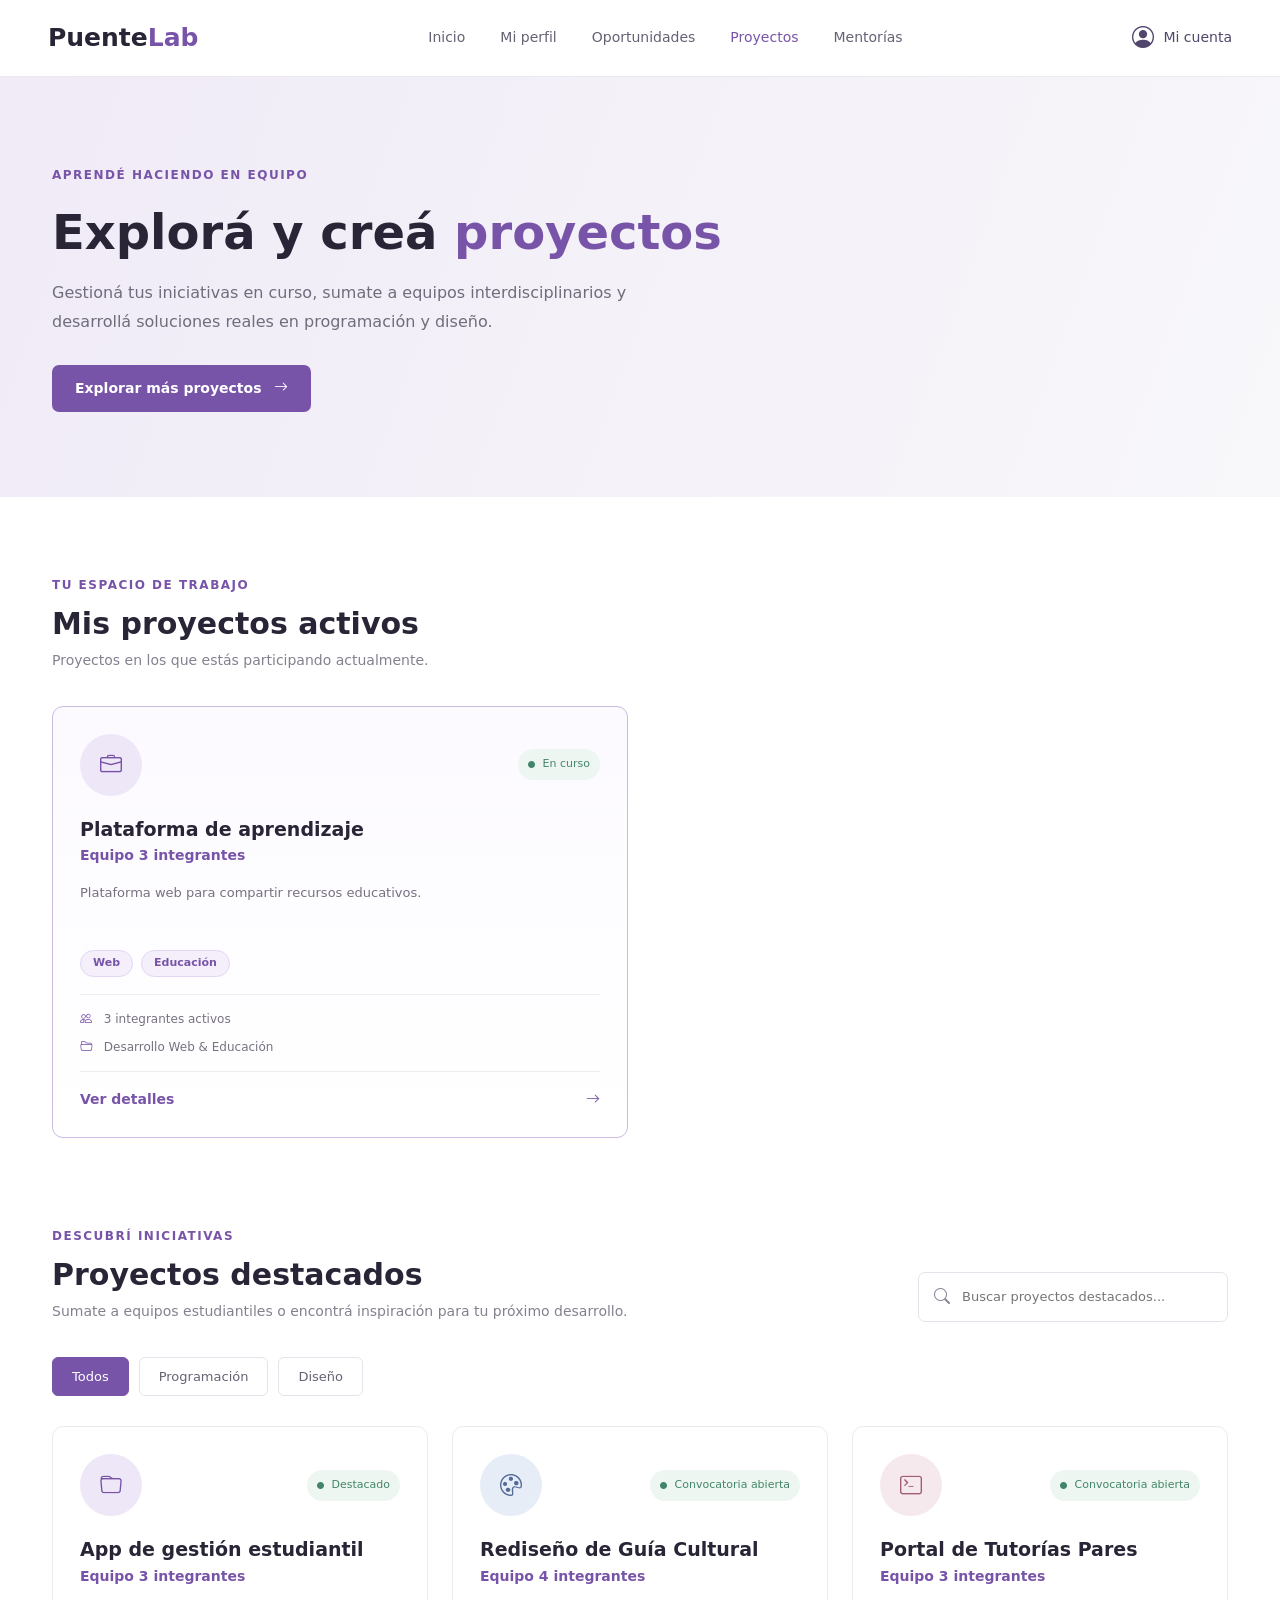
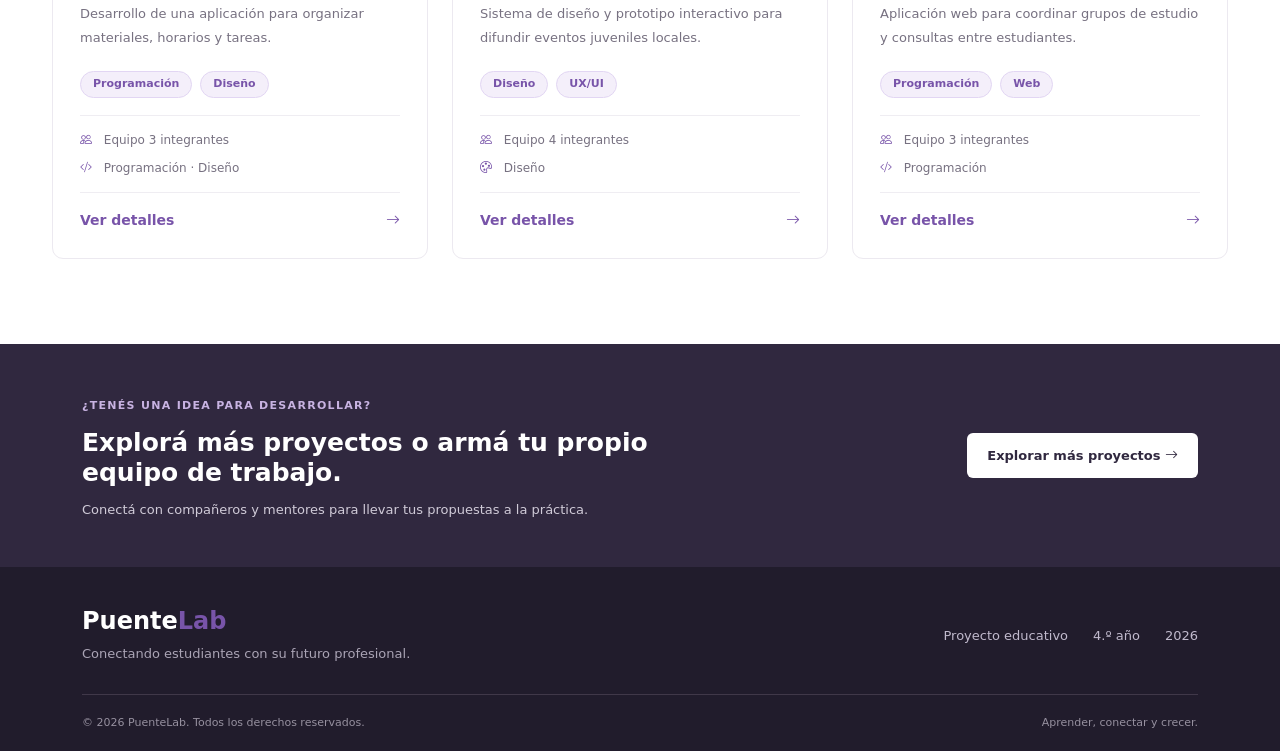
<file: templates/proyectos.html>
<!DOCTYPE html>
<html lang="es">
<head>
    <meta charset="UTF-8">
    <meta name="viewport" content="width=device-width, initial-scale=1.0">
    <title>Proyectos | PuenteLab</title>

    <link href="https://cdn.jsdelivr.net/npm/bootstrap@5.3.3/dist/css/bootstrap.min.css" rel="stylesheet">
    <link href="https://cdn.jsdelivr.net/npm/bootstrap-icons@1.11.3/font/bootstrap-icons.min.css" rel="stylesheet">
    <link rel="stylesheet" href="/static/css/proyectos.css">
</head>

<body>

<header class="navbar-proyecto">
    <div class="container-fluid px-5">
        <a href="/inicio" class="marca-proyecto">
            <span>Puente<span class="marca-morado">Lab</span></span>
        </a>

        <nav class="nav-proyecto">
            <a href="/inicio">Inicio</a>
            <a href="/perfil">Mi perfil</a>
            <a href="/oportunidades">Oportunidades</a>
            <a href="/proyectos" class="nav-actual">Proyectos</a>
            <a href="/mentorias">Mentorías</a>
        </nav>

        <a href="/perfil" class="perfil-nav">
            <i class="bi bi-person-circle"></i>
            Mi cuenta
        </a>
    </div>
</header>

<main>

    <!-- Hero superior con el estilo original -->
    <section class="hero-proyectos">
        <div class="container">
            <span class="etiqueta-proyectos">APRENDÉ HACIENDO EN EQUIPO</span>

            <h1>Explorá y creá <span>proyectos</span></h1>

            <p>
                Gestioná tus iniciativas en curso, sumate a equipos interdisciplinarios
                y desarrollá soluciones reales en programación y diseño.
            </p>

            <a href="#proyectos-destacados" class="btn-explorar">
                Explorar más proyectos
                <i class="bi bi-arrow-right"></i>
            </a>
        </div>
    </section>

    <!-- Sección 1: Mis proyectos activos -->
    <section class="seccion-proyectos seccion-activos container">

        <div class="encabezado-proyectos">
            <div>
                <span class="subtitulo-seccion">TU ESPACIO DE TRABAJO</span>
                <h2>Mis proyectos activos</h2>
                <p>Proyectos en los que estás participando actualmente.</p>
            </div>
        </div>

        <div class="row g-4">
            <div class="col-lg-6 col-md-12">
                <article class="tarjeta-proyecto tarjeta-activa">
                    <div class="proyecto-superior">
                        <div class="avatar-proyecto avatar-uno">
                            <i class="bi bi-briefcase"></i>
                        </div>
                        <span class="estado-proyecto">
                            <i class="bi bi-circle-fill"></i> En curso
                        </span>
                    </div>

                    <h3>Plataforma de aprendizaje</h3>
                    <p class="equipo-proyecto">Equipo 3 integrantes</p>

                    <p class="descripcion-proyecto">
                        Plataforma web para compartir recursos educativos.
                    </p>

                    <div class="etiquetas-proyecto">
                        <span>Web</span>
                        <span>Educación</span>
                    </div>

                    <div class="datos-proyecto">
                        <span><i class="bi bi-people"></i> 3 integrantes activos</span>
                        <span><i class="bi bi-folder2-open"></i> Desarrollo Web &amp; Educación</span>
                    </div>

                    <a href="#contacto-proyectos" class="btn-proyecto">
                        Ver detalles <i class="bi bi-arrow-right"></i>
                    </a>
                </article>
            </div>
        </div>

    </section>

    <!-- Sección 2: Proyectos Destacados -->
    <section class="seccion-proyectos container" id="proyectos-destacados">

        <div class="encabezado-proyectos">
            <div>
                <span class="subtitulo-seccion">DESCUBRÍ INICIATIVAS</span>
                <h2>Proyectos destacados</h2>
                <p>Sumate a equipos estudiantiles o encontrá inspiración para tu próximo desarrollo.</p>
            </div>

            <div class="busqueda-proyecto">
                <i class="bi bi-search"></i>
                <input type="text" id="inputBusqueda" placeholder="Buscar proyectos destacados...">
            </div>
        </div>

        <div class="filtros-proyectos">
            <button type="button" class="btn-filtro filtro-activo" data-categoria="todos">Todos</button>
            <button type="button" class="btn-filtro" data-categoria="Programación">Programación</button>
            <button type="button" class="btn-filtro" data-categoria="Diseño">Diseño</button>
        </div>

        <div class="row g-4" id="grillaProyectos">

            <!-- Proyecto destacado -->
            <div class="col-lg-4 col-md-6 item-proyecto" data-categoria="Programación Diseño">
                <article class="tarjeta-proyecto">
                    <div class="proyecto-superior">
                        <div class="avatar-proyecto avatar-uno">
                            <i class="bi bi-folder"></i>
                        </div>
                        <span class="estado-proyecto">
                            <i class="bi bi-circle-fill"></i> Destacado
                        </span>
                    </div>

                    <h3>App de gestión estudiantil</h3>
                    <p class="equipo-proyecto">Equipo 3 integrantes</p>

                    <p class="descripcion-proyecto">
                        Desarrollo de una aplicación para organizar materiales, horarios y tareas.
                    </p>

                    <div class="etiquetas-proyecto">
                        <span>Programación</span>
                        <span>Diseño</span>
                    </div>

                    <div class="datos-proyecto">
                        <span><i class="bi bi-people"></i> Equipo 3 integrantes</span>
                        <span><i class="bi bi-code-slash"></i> Programación · Diseño</span>
                    </div>

                    <a href="#contacto-proyectos" class="btn-proyecto">
                        Ver detalles <i class="bi bi-arrow-right"></i>
                    </a>
                </article>
            </div>

            <!-- Tarjeta complementaria 1 -->
            <div class="col-lg-4 col-md-6 item-proyecto" data-categoria="Diseño">
                <article class="tarjeta-proyecto">
                    <div class="proyecto-superior">
                        <div class="avatar-proyecto avatar-dos">
                            <i class="bi bi-palette"></i>
                        </div>
                        <span class="estado-proyecto">
                            <i class="bi bi-circle-fill"></i> Convocatoria abierta
                        </span>
                    </div>

                    <h3>Rediseño de Guía Cultural</h3>
                    <p class="equipo-proyecto">Equipo 4 integrantes</p>

                    <p class="descripcion-proyecto">
                        Sistema de diseño y prototipo interactivo para difundir eventos juveniles locales.
                    </p>

                    <div class="etiquetas-proyecto">
                        <span>Diseño</span>
                        <span>UX/UI</span>
                    </div>

                    <div class="datos-proyecto">
                        <span><i class="bi bi-people"></i> Equipo 4 integrantes</span>
                        <span><i class="bi bi-palette"></i> Diseño</span>
                    </div>

                    <a href="#contacto-proyectos" class="btn-proyecto">
                        Ver detalles <i class="bi bi-arrow-right"></i>
                    </a>
                </article>
            </div>

            <!-- Tarjeta complementaria 2 -->
            <div class="col-lg-4 col-md-6 item-proyecto" data-categoria="Programación">
                <article class="tarjeta-proyecto">
                    <div class="proyecto-superior">
                        <div class="avatar-proyecto avatar-tres">
                            <i class="bi bi-terminal"></i>
                        </div>
                        <span class="estado-proyecto">
                            <i class="bi bi-circle-fill"></i> Convocatoria abierta
                        </span>
                    </div>

                    <h3>Portal de Tutorías Pares</h3>
                    <p class="equipo-proyecto">Equipo 3 integrantes</p>

                    <p class="descripcion-proyecto">
                        Aplicación web para coordinar grupos de estudio y consultas entre estudiantes.
                    </p>

                    <div class="etiquetas-proyecto">
                        <span>Programación</span>
                        <span>Web</span>
                    </div>

                    <div class="datos-proyecto">
                        <span><i class="bi bi-people"></i> Equipo 3 integrantes</span>
                        <span><i class="bi bi-code-slash"></i> Programación</span>
                    </div>

                    <a href="#contacto-proyectos" class="btn-proyecto">
                        Ver detalles <i class="bi bi-arrow-right"></i>
                    </a>
                </article>
            </div>

        </div>
    </section>

    <!-- Banner inferior -->
    <section class="contacto-proyectos" id="contacto-proyectos">
        <div class="container">
            <div>
                <span>¿TENÉS UNA IDEA PARA DESARROLLAR?</span>
                <h2>Explorá más proyectos o armá tu propio equipo de trabajo.</h2>
                <p>Conectá con compañeros y mentores para llevar tus propuestas a la práctica.</p>
            </div>

            <a href="/mentorias" class="btn-contacto-proyecto">
                Explorar más proyectos <i class="bi bi-arrow-right"></i>
            </a>
        </div>
    </section>

</main>

<footer class="footer-proyectos">
    <div class="container">
        <div class="footer-contenido">
            <div>
                <h3>Puente<span>Lab</span></h3>
                <p>Conectando estudiantes con su futuro profesional.</p>
            </div>

            <div class="footer-datos">
                <span>Proyecto educativo</span>
                <span>4.º año</span>
                <span>2026</span>
            </div>
        </div>

        <div class="footer-final">
            <span>© 2026 PuenteLab. Todos los derechos reservados.</span>
            <span>Aprender, conectar y crecer.</span>
        </div>
    </div>
</footer>

<script>
    const botonesFiltro = document.querySelectorAll('.btn-filtro');
    const tarjetas = document.querySelectorAll('.item-proyecto');
    const inputBusqueda = document.getElementById('inputBusqueda');

    let categoriaActual = 'todos';

    function filtrarProyectos() {
        const texto = inputBusqueda.value.toLowerCase().trim();

        tarjetas.forEach(tarjeta => {
            const categorias = tarjeta.dataset.categoria;
            const contenido = tarjeta.textContent.toLowerCase();
            const coincideCategoria = categoriaActual === 'todos' || categorias.includes(categoriaActual);
            const coincideTexto = contenido.includes(texto);

            tarjeta.style.display = (coincideCategoria && coincideTexto) ? 'block' : 'none';
        });
    }

    botonesFiltro.forEach(boton => {
        boton.addEventListener('click', () => {
            botonesFiltro.forEach(b => b.classList.remove('filtro-activo'));
            boton.classList.add('filtro-activo');
            categoriaActual = boton.dataset.categoria;
            filtrarProyectos();
        });
    });

    inputBusqueda.addEventListener('input', filtrarProyectos);
</script>

</body>
</html>
</file>
<file: index.css>
* {
    box-sizing: border-box;
}

body {
    margin: 0;
    background: linear-gradient(110deg, #f0ebf7, #f8f7fa);
    color: #292536;
    min-height: 100vh;
    display: flex;
    flex-direction: column;
}

/* Barra superior */
.navbar-auth {
    background: #ffffff;
    border-bottom: 1px solid #eceaf1;
    padding: 19px 0;
}

.navbar-auth .container-fluid {
    display: flex;
    align-items: center;
    justify-content: space-between;
}

.marca-auth {
    font-size: 25px;
    font-weight: 750;
    color: #292536;
    text-decoration: none;
}

.marca-morado,
.logo-morado,
.footer-contenido h3 span {
    color: #7854a9;
}

.link-volver {
    color: #666174;
    text-decoration: none;
    font-size: 14px;
    font-weight: 500;
    display: inline-flex;
    align-items: center;
    gap: 7px;
    transition: 0.2s;
}

.link-volver:hover {
    color: #7854a9;
}

/* Contenedor centrado */
.contenedor-auth {
    flex: 1;
    display: flex;
    align-items: center;
    justify-content: center;
    padding: 55px 20px;
}

.formulario-card {
    width: 100%;
    max-width: 540px;
    background: #ffffff;
    border: 1px solid #ece9f0;
    border-radius: 14px;
    padding: 38px 42px;
    box-shadow: 0 12px 30px rgba(48, 35, 70, 0.08);
}

.formulario-login {
    max-width: 450px;
}

.cabecera-logo {
    margin-bottom: 26px;
}

.titulo-logo {
    font-size: 32px;
    font-weight: 750;
    color: #292536;
    margin: 0 0 6px;
}

.subtitulo {
    color: #716c7c;
    font-size: 15px;
    margin: 0;
}

/* Campos del formulario */
.campo {
    margin-bottom: 16px;
}

.form-label {
    font-size: 13px;
    font-weight: 600;
    color: #3d374d;
    margin-bottom: 6px;
}

.form-control,
.form-select {
    border: 1px solid #e2dde9;
    border-radius: 8px;
    padding: 11px 14px;
    font-size: 14px;
    color: #292536;
    background-color: #faf9fc;
    transition: 0.2s;
}

.form-control:focus,
.form-select:focus {
    background-color: #ffffff;
    border-color: #7854a9;
    box-shadow: 0 0 0 3px rgba(120, 84, 169, 0.14);
}

.campo-check {
    display: flex;
    align-items: center;
    gap: 9px;
    margin: 18px 0 22px;
    color: #666174;
}

.opciones-login {
    display: flex;
    align-items: center;
    justify-content: space-between;
    gap: 10px;
    margin: 16px 0 24px;
    color: #666174;
}

.form-check-input:checked {
    background-color: #7854a9;
    border-color: #7854a9;
}

.link-terminos {
    color: #7854a9;
    font-weight: 600;
    text-decoration: none;
}

.link-terminos:hover {
    color: #503475;
    text-decoration: underline;
}

/* Botón principal */
.btn-registrar {
    background: #7854a9;
    border: none;
    border-radius: 8px;
    padding: 13px 20px;
    font-size: 15px;
    font-weight: 600;
    transition: 0.2s;
}

.btn-registrar:hover {
    background: #604187;
    transform: translateY(-2px);
}

/* Enlace inferior para alternar entre Registro y Login */
.cambio-auth {
    margin-top: 22px;
    padding-top: 18px;
    border-top: 1px solid #efedf2;
    text-align: center;
    font-size: 14px;
    color: #666174;
}

.cambio-auth a {
    color: #7854a9;
    font-weight: 700;
    text-decoration: none;
    margin-left: 5px;
}

.cambio-auth a:hover {
    color: #503475;
    text-decoration: underline;
}

/* Pie de página */
.footer-auth {
    background: #211c2c;
    color: white;
    padding: 40px 0 20px;
}

.footer-contenido {
    display: flex;
    justify-content: space-between;
    align-items: center;
    padding-bottom: 30px;
}

.footer-contenido h3 {
    font-size: 24px;
    font-weight: 750;
}

.footer-contenido p {
    color: #aaa4b5;
    font-size: 13px;
    margin: 0;
}

.footer-datos {
    display: flex;
    gap: 25px;
    color: #c1bacd;
    font-size: 13px;
}

.footer-final {
    border-top: 1px solid #403849;
    padding-top: 20px;
    display: flex;
    justify-content: space-between;
    gap: 15px;
    color: #96909f;
    font-size: 11px;
}

/* Responsive */
@media (max-width: 768px) {
    .navbar-auth .container-fluid {
        padding-left: 20px !important;
        padding-right: 20px !important;
    }

    .formulario-card {
        padding: 28px 22px;
    }

    .footer-contenido,
    .footer-final {
        flex-direction: column;
        align-items: flex-start;
        gap: 20px;
    }

    .footer-datos {
        flex-wrap: wrap;
        gap: 15px;
    }
}
</file>
<file: static/index.css>
* {
    box-sizing: border-box;
}

body {
    margin: 0;
    background: linear-gradient(110deg, #f0ebf7, #f8f7fa);
    color: #292536;
    min-height: 100vh;
    display: flex;
    flex-direction: column;
}

/* Barra superior */
.navbar-auth {
    background: #ffffff;
    border-bottom: 1px solid #eceaf1;
    padding: 19px 0;
}

.navbar-auth .container-fluid {
    display: flex;
    align-items: center;
    justify-content: space-between;
}

.marca-auth {
    font-size: 25px;
    font-weight: 750;
    color: #292536;
    text-decoration: none;
}

.marca-morado,
.logo-morado,
.footer-contenido h3 span {
    color: #7854a9;
}

.link-volver {
    color: #666174;
    text-decoration: none;
    font-size: 14px;
    font-weight: 500;
    display: inline-flex;
    align-items: center;
    gap: 7px;
    transition: 0.2s;
}

.link-volver:hover {
    color: #7854a9;
}

/* Contenedor centrado */
.contenedor-auth {
    flex: 1;
    display: flex;
    align-items: center;
    justify-content: center;
    padding: 55px 20px;
}

.formulario-card {
    width: 100%;
    max-width: 540px;
    background: #ffffff;
    border: 1px solid #ece9f0;
    border-radius: 14px;
    padding: 38px 42px;
    box-shadow: 0 12px 30px rgba(48, 35, 70, 0.08);
}

.formulario-login {
    max-width: 450px;
}

.cabecera-logo {
    margin-bottom: 26px;
}

.titulo-logo {
    font-size: 32px;
    font-weight: 750;
    color: #292536;
    margin: 0 0 6px;
}

.subtitulo {
    color: #716c7c;
    font-size: 15px;
    margin: 0;
}

/* Campos del formulario */
.campo {
    margin-bottom: 16px;
}

.form-label {
    font-size: 13px;
    font-weight: 600;
    color: #3d374d;
    margin-bottom: 6px;
}

.form-control,
.form-select {
    border: 1px solid #e2dde9;
    border-radius: 8px;
    padding: 11px 14px;
    font-size: 14px;
    color: #292536;
    background-color: #faf9fc;
    transition: 0.2s;
}

.form-control:focus,
.form-select:focus {
    background-color: #ffffff;
    border-color: #7854a9;
    box-shadow: 0 0 0 3px rgba(120, 84, 169, 0.14);
}

.campo-check {
    display: flex;
    align-items: center;
    gap: 9px;
    margin: 18px 0 22px;
    color: #666174;
}

.opciones-login {
    display: flex;
    align-items: center;
    justify-content: space-between;
    gap: 10px;
    margin: 16px 0 24px;
    color: #666174;
}

.form-check-input:checked {
    background-color: #7854a9;
    border-color: #7854a9;
}

.link-terminos {
    color: #7854a9;
    font-weight: 600;
    text-decoration: none;
}

.link-terminos:hover {
    color: #503475;
    text-decoration: underline;
}

/* Botón principal */
.btn-registrar {
    background: #7854a9;
    border: none;
    border-radius: 8px;
    padding: 13px 20px;
    font-size: 15px;
    font-weight: 600;
    transition: 0.2s;
}

.btn-registrar:hover {
    background: #604187;
    transform: translateY(-2px);
}

/* Enlace inferior para alternar entre Registro y Login */
.cambio-auth {
    margin-top: 22px;
    padding-top: 18px;
    border-top: 1px solid #efedf2;
    text-align: center;
    font-size: 14px;
    color: #666174;
}

.cambio-auth a {
    color: #7854a9;
    font-weight: 700;
    text-decoration: none;
    margin-left: 5px;
}

.cambio-auth a:hover {
    color: #503475;
    text-decoration: underline;
}

/* Pie de página */
.footer-auth {
    background: #211c2c;
    color: white;
    padding: 40px 0 20px;
}

.footer-contenido {
    display: flex;
    justify-content: space-between;
    align-items: center;
    padding-bottom: 30px;
}

.footer-contenido h3 {
    font-size: 24px;
    font-weight: 750;
}

.footer-contenido p {
    color: #aaa4b5;
    font-size: 13px;
    margin: 0;
}

.footer-datos {
    display: flex;
    gap: 25px;
    color: #c1bacd;
    font-size: 13px;
}

.footer-final {
    border-top: 1px solid #403849;
    padding-top: 20px;
    display: flex;
    justify-content: space-between;
    gap: 15px;
    color: #96909f;
    font-size: 11px;
}

/* Responsive */
@media (max-width: 768px) {
    .navbar-auth .container-fluid {
        padding-left: 20px !important;
        padding-right: 20px !important;
    }

    .formulario-card {
        padding: 28px 22px;
    }

    .footer-contenido,
    .footer-final {
        flex-direction: column;
        align-items: flex-start;
        gap: 20px;
    }

    .footer-datos {
        flex-wrap: wrap;
        gap: 15px;
    }
}
</file>
<file: css/mentorias.css>
.navbar-mentor {
    background: #ffffff;
    border-bottom: 1px solid #eceaf1;
    padding: 19px 0;
}

.navbar-mentor .container-fluid {
    display: flex;
    align-items: center;
    justify-content: space-between;
}

.marca-mentor {
    font-size: 25px;
    font-weight: 750;
    color: #292536;
    text-decoration: none;
}

.marca-morado,
.footer-contenido h3 span {
    color: #7854a9;
}

.nav-mentor {
    display: flex;
    gap: 35px;
}

.nav-mentor a {
    color: #666174;
    text-decoration: none;
    font-size: 14px;
    font-weight: 500;
    transition: 0.2s;
}

.nav-mentor a:hover,
.nav-mentor .nav-actual {
    color: #7854a9;
}

.perfil-nav {
    text-decoration: none;
    color: #51466b;
    font-size: 14px;
    display: flex;
    align-items: center;
    gap: 9px;
}

.perfil-nav i {
    font-size: 22px;
}

.hero-mentorias {
    background: linear-gradient(110deg, #f0ebf7, #f8f7fa);
    padding: 85px 0;
}

.hero-mentorias .container {
    max-width: 1200px;
}

.etiqueta-mentorias,
.subtitulo-seccion {
    color: #7854a9;
    font-size: 12px;
    font-weight: 700;
    letter-spacing: 1.5px;
}

.hero-mentorias h1 {
    font-size: clamp(35px, 4vw, 48px);
    font-weight: 750;
    margin: 18px 0;
    color: #292536;
}

.hero-mentorias h1 span {
    color: #7854a9;
}

.hero-mentorias p {
    max-width: 610px;
    color: #716c7c;
    line-height: 1.8;
    font-size: 16px;
    margin-bottom: 28px;
}

.btn-explorar {
    display: inline-flex;
    align-items: center;
    gap: 12px;
    background: #7854a9;
    color: white;
    padding: 13px 23px;
    border-radius: 7px;
    text-decoration: none;
    font-size: 14px;
    font-weight: 600;
    transition: 0.2s;
}

.btn-explorar:hover {
    background: #604187;
    color: white;
    transform: translateY(-2px);
}

.seccion-mentores {
    max-width: 1200px;
    padding-top: 75px;
    padding-bottom: 85px;
}

.encabezado-mentores {
    display: flex;
    justify-content: space-between;
    align-items: end;
    gap: 25px;
    margin-bottom: 35px;
}

.encabezado-mentores h2 {
    font-size: 30px;
    font-weight: 700;
    margin-top: 10px;
}

.encabezado-mentores p {
    color: #85808f;
    font-size: 14px;
    margin-bottom: 0;
}

.busqueda-mentor {
    display: flex;
    align-items: center;
    gap: 10px;
    background: white;
    border: 1px solid #e6e2ec;
    padding: 12px 15px;
    border-radius: 7px;
    width: 310px;
}

.busqueda-mentor i {
    color: #8b8298;
}

.busqueda-mentor input {
    border: none;
    outline: none;
    width: 100%;
    font-size: 13px;
    background: transparent;
}

.filtros-mentores {
    display: flex;
    gap: 10px;
    margin-bottom: 30px;
    flex-wrap: wrap;
}

.filtros-mentores button {
    background: white;
    border: 1px solid #e7e3ed;
    color: #686274;
    padding: 9px 19px;
    border-radius: 6px;
    font-size: 13px;
    cursor: pointer;
    transition: 0.2s;
}

.filtros-mentores button:hover {
    border-color: #cbbbe2;
    color: #7854a9;
}

.filtros-mentores .filtro-activo {
    background: #7854a9;
    color: white;
    border-color: #7854a9;
}

.tarjeta-mentor {
    background: white;
    border: 1px solid #ece9f0;
    border-radius: 11px;
    padding: 27px;
    height: 100%;
    display: flex;
    flex-direction: column;
    transition: 0.25s;
}

.tarjeta-mentor:hover {
    transform: translateY(-5px);
    box-shadow: 0 12px 30px rgba(48, 35, 70, 0.08);
    border-color: #d8cce8;
}

.mentor-superior {
    display: flex;
    justify-content: space-between;
    align-items: center;
    margin-bottom: 22px;
}

.avatar-mentor {
    width: 62px;
    height: 62px;
    display: flex;
    align-items: center;
    justify-content: center;
    border-radius: 50%;
    font-weight: 700;
    font-size: 19px;
}

.avatar-uno {
    background: #eee7f7;
    color: #7651a6;
}

.avatar-dos {
    background: #e7edf6;
    color: #526b99;
}

.avatar-tres {
    background: #f5e9ed;
    color: #a45d79;
}

.disponibilidad-mentor {
    color: #43856a;
    font-size: 11px;
    background: #edf6f0;
    padding: 7px 10px;
    border-radius: 20px;
}

.disponibilidad-mentor i {
    font-size: 7px;
    margin-right: 4px;
}

.tarjeta-mentor h3 {
    font-size: 19px;
    font-weight: 700;
    margin-bottom: 5px;
}

.especialidad-mentor {
    color: #7854a9;
    font-size: 14px;
    font-weight: 600;
}

.descripcion-mentor {
    color: #777181;
    font-size: 13px;
    line-height: 1.8;
    min-height: 70px;
    margin-top: 17px;
}

.datos-mentor {
    border-top: 1px solid #efedf2;
    border-bottom: 1px solid #efedf2;
    padding: 15px 0;
    margin: 17px 0;
    display: flex;
    flex-direction: column;
    gap: 10px;
}

.datos-mentor span {
    font-size: 12px;
    color: #777181;
}

.datos-mentor i {
    color: #7854a9;
    margin-right: 8px;
}

.btn-mentor {
    margin-top: auto;
    display: flex;
    justify-content: space-between;
    align-items: center;
    color: #7854a9;
    text-decoration: none;
    font-size: 14px;
    font-weight: 650;
}

.btn-mentor:hover {
    color: #503475;
}

.contacto-mentorias {
    background: #30283f;
    padding: 48px 0;
    color: white;
}

.contacto-mentorias .container {
    display: flex;
    align-items: center;
    justify-content: space-between;
    gap: 30px;
}

.contacto-mentorias span {
    color: #c8b3e2;
    font-size: 11px;
    font-weight: 700;
    letter-spacing: 1.3px;
}

.contacto-mentorias h2 {
    font-size: 25px;
    font-weight: 700;
    margin: 12px 0;
    max-width: 650px;
}

.contacto-mentorias p {
    color: #d0cbd8;
    font-size: 13px;
    margin: 0;
}

.btn-contacto-mentor {
    white-space: nowrap;
    text-decoration: none;
    color: #30283f;
    background: white;
    padding: 13px 20px;
    border-radius: 6px;
    font-size: 13px;
    font-weight: 650;
}

.btn-contacto-mentor:hover {
    background: #eee6f7;
    color: #30283f;
}

.footer-mentorias {
    background: #211c2c;
    color: white;
    padding: 40px 0 20px;
}

.footer-contenido {
    display: flex;
    justify-content: space-between;
    align-items: center;
    padding-bottom: 30px;
}

.footer-contenido h3 {
    font-size: 24px;
    font-weight: 750;
}

.footer-contenido p {
    color: #aaa4b5;
    font-size: 13px;
    margin: 0;
}

.footer-datos {
    display: flex;
    gap: 25px;
    color: #c1bacd;
    font-size: 13px;
}

.footer-final {
    border-top: 1px solid #403849;
    padding-top: 20px;
    display: flex;
    justify-content: space-between;
    gap: 15px;
    color: #96909f;
    font-size: 11px;
}

@media (max-width: 768px) {
    .navbar-mentor .container-fluid {
        padding-left: 20px !important;
        padding-right: 20px !important;
        flex-wrap: wrap;
        gap: 15px;
    }

    .nav-mentor {
        order: 3;
        width: 100%;
        overflow-x: auto;
        gap: 20px;
        padding-top: 10px;
    }

    .nav-mentor a {
        white-space: nowrap;
    }

    .hero-mentorias {
        padding: 55px 0;
    }

    .encabezado-mentores {
        align-items: stretch;
        flex-direction: column;
    }

    .busqueda-mentor {
        width: 100%;
    }

    .contacto-mentorias .container {
        flex-direction: column;
        align-items: flex-start;
    }

    .footer-contenido,
    .footer-final {
        flex-direction: column;
        align-items: flex-start;
        gap: 20px;
    }

    .footer-datos {
        flex-wrap: wrap;
        gap: 15px;
    }
}
</file>
<file: css/oportunidades.css>
.navbar-oportunidad {
    background: #ffffff;
    border-bottom: 1px solid #eceaf1;
    padding: 19px 0;
}

.navbar-oportunidad .container-fluid {
    display: flex;
    align-items: center;
    justify-content: space-between;
}

.marca-oportunidad {
    font-size: 25px;
    font-weight: 750;
    color: #292536;
    text-decoration: none;
}

.marca-morado,
.footer-contenido h3 span {
    color: #7854a9;
}

.nav-oportunidad {
    display: flex;
    gap: 35px;
}

.nav-oportunidad a {
    color: #666174;
    text-decoration: none;
    font-size: 14px;
    font-weight: 500;
    transition: 0.2s;
}

.nav-oportunidad a:hover,
.nav-oportunidad .nav-actual {
    color: #7854a9;
}

.perfil-nav {
    text-decoration: none;
    color: #51466b;
    font-size: 14px;
    display: flex;
    align-items: center;
    gap: 9px;
}

.perfil-nav i {
    font-size: 22px;
}

.hero-oportunidades {
    background: linear-gradient(110deg, #f0ebf7, #f8f7fa);
    padding: 85px 0;
}

.hero-oportunidades .container {
    max-width: 1200px;
}

.etiqueta-oportunidades,
.subtitulo-seccion {
    color: #7854a9;
    font-size: 12px;
    font-weight: 700;
    letter-spacing: 1.5px;
}

.hero-oportunidades h1 {
    font-size: clamp(35px, 4vw, 48px);
    font-weight: 750;
    margin: 18px 0;
    color: #292536;
}

.hero-oportunidades h1 span {
    color: #7854a9;
}

.hero-oportunidades p {
    max-width: 610px;
    color: #716c7c;
    line-height: 1.8;
    font-size: 16px;
    margin-bottom: 28px;
}

.btn-explorar {
    display: inline-flex;
    align-items: center;
    gap: 12px;
    background: #7854a9;
    color: white;
    padding: 13px 23px;
    border-radius: 7px;
    text-decoration: none;
    font-size: 14px;
    font-weight: 600;
    transition: 0.2s;
}

.btn-explorar:hover {
    background: #604187;
    color: white;
    transform: translateY(-2px);
}

.seccion-oportunidades {
    max-width: 1200px;
    padding-top: 75px;
    padding-bottom: 85px;
}

.encabezado-oportunidades {
    display: flex;
    justify-content: space-between;
    align-items: end;
    gap: 25px;
    margin-bottom: 35px;
}

.encabezado-oportunidades h2 {
    font-size: 30px;
    font-weight: 700;
    margin-top: 10px;
    color: #292536;
}

.encabezado-oportunidades p {
    color: #85808f;
    font-size: 14px;
    margin-bottom: 0;
}

.busqueda-oportunidad {
    display: flex;
    align-items: center;
    gap: 10px;
    background: white;
    border: 1px solid #e6e2ec;
    padding: 12px 15px;
    border-radius: 7px;
    width: 310px;
}

.busqueda-oportunidad i {
    color: #8b8298;
}

.busqueda-oportunidad input {
    border: none;
    outline: none;
    width: 100%;
    font-size: 13px;
    background: transparent;
}

.filtros-oportunidades {
    display: flex;
    gap: 10px;
    margin-bottom: 30px;
    flex-wrap: wrap;
}

.filtros-oportunidades button {
    background: white;
    border: 1px solid #e7e3ed;
    color: #686274;
    padding: 9px 19px;
    border-radius: 6px;
    font-size: 13px;
    cursor: pointer;
    transition: 0.2s;
}

.filtros-oportunidades button:hover {
    border-color: #cbbbe2;
    color: #7854a9;
}

.filtros-oportunidades .filtro-activo {
    background: #7854a9;
    color: white;
    border-color: #7854a9;
}

.tarjeta-oportunidad {
    background: white;
    border: 1px solid #ece9f0;
    border-radius: 11px;
    padding: 27px;
    height: 100%;
    display: flex;
    flex-direction: column;
    transition: 0.25s;
}

.tarjeta-oportunidad:hover {
    transform: translateY(-5px);
    box-shadow: 0 12px 30px rgba(48, 35, 70, 0.08);
    border-color: #d8cce8;
}

.tarjeta-destacada {
    border-color: #cbbbe2;
    background: linear-gradient(180deg, #fcfaff 0%, #ffffff 100%);
}

.oportunidad-superior {
    display: flex;
    justify-content: space-between;
    align-items: center;
    margin-bottom: 22px;
}

.avatar-oportunidad {
    width: 62px;
    height: 62px;
    display: flex;
    align-items: center;
    justify-content: center;
    border-radius: 50%;
    font-weight: 700;
    font-size: 19px;
}

.avatar-oportunidad i {
    font-size: 24px;
}

.avatar-uno {
    background: #eee7f7;
    color: #7651a6;
}

.avatar-dos {
    background: #e7edf6;
    color: #526b99;
}

.avatar-tres {
    background: #f5e9ed;
    color: #a45d79;
}

.avatar-cuatro {
    background: #eaf5ef;
    color: #43856a;
}

.estado-oportunidad {
    color: #43856a;
    font-size: 11px;
    background: #edf6f0;
    padding: 7px 10px;
    border-radius: 20px;
}

.estado-oportunidad i {
    font-size: 7px;
    margin-right: 4px;
}

.tarjeta-oportunidad h3 {
    font-size: 19px;
    font-weight: 700;
    margin-bottom: 5px;
    color: #292536;
}

.empresa-oportunidad {
    color: #7854a9;
    font-size: 14px;
    font-weight: 600;
    margin-bottom: 0;
}

.descripcion-oportunidad {
    color: #777181;
    font-size: 13px;
    line-height: 1.8;
    min-height: 70px;
    margin-top: 17px;
    margin-bottom: 0;
}

.datos-oportunidad {
    border-top: 1px solid #efedf2;
    border-bottom: 1px solid #efedf2;
    padding: 15px 0;
    margin: 17px 0;
    display: flex;
    flex-direction: column;
    gap: 10px;
}

.datos-oportunidad span {
    font-size: 12px;
    color: #777181;
}

.datos-oportunidad i {
    color: #7854a9;
    margin-right: 8px;
}

.btn-oportunidad {
    margin-top: auto;
    display: flex;
    justify-content: space-between;
    align-items: center;
    color: #7854a9;
    text-decoration: none;
    font-size: 14px;
    font-weight: 650;
}

.btn-oportunidad:hover {
    color: #503475;
}

.contacto-oportunidades {
    background: #30283f;
    padding: 48px 0;
    color: white;
}

.contacto-oportunidades .container {
    display: flex;
    align-items: center;
    justify-content: space-between;
    gap: 30px;
}

.contacto-oportunidades span {
    color: #c8b3e2;
    font-size: 11px;
    font-weight: 700;
    letter-spacing: 1.3px;
}

.contacto-oportunidades h2 {
    font-size: 25px;
    font-weight: 700;
    margin: 12px 0;
    max-width: 650px;
}

.contacto-oportunidades p {
    color: #d0cbd8;
    font-size: 13px;
    margin: 0;
}

.btn-contacto-oportunidad {
    white-space: nowrap;
    text-decoration: none;
    color: #30283f;
    background: white;
    padding: 13px 20px;
    border-radius: 6px;
    font-size: 13px;
    font-weight: 650;
}

.btn-contacto-oportunidad:hover {
    background: #eee6f7;
    color: #30283f;
}

.footer-oportunidades {
    background: #211c2c;
    color: white;
    padding: 40px 0 20px;
}

.footer-contenido {
    display: flex;
    justify-content: space-between;
    align-items: center;
    padding-bottom: 30px;
}

.footer-contenido h3 {
    font-size: 24px;
    font-weight: 750;
}

.footer-contenido p {
    color: #aaa4b5;
    font-size: 13px;
    margin: 0;
}

.footer-datos {
    display: flex;
    gap: 25px;
    color: #c1bacd;
    font-size: 13px;
}

.footer-final {
    border-top: 1px solid #403849;
    padding-top: 20px;
    display: flex;
    justify-content: space-between;
    gap: 15px;
    color: #96909f;
    font-size: 11px;
}

@media (max-width: 768px) {
    .navbar-oportunidad .container-fluid {
        padding-left: 20px !important;
        padding-right: 20px !important;
        flex-wrap: wrap;
        gap: 15px;
    }

    .nav-oportunidad {
        order: 3;
        width: 100%;
        overflow-x: auto;
        gap: 20px;
        padding-top: 10px;
    }

    .nav-oportunidad a {
        white-space: nowrap;
    }

    .hero-oportunidades {
        padding: 55px 0;
    }

    .encabezado-oportunidades {
        align-items: stretch;
        flex-direction: column;
    }

    .busqueda-oportunidad {
        width: 100%;
    }

    .contacto-oportunidades .container {
        flex-direction: column;
        align-items: flex-start;
    }

    .footer-contenido,
    .footer-final {
        flex-direction: column;
        align-items: flex-start;
        gap: 20px;
    }

    .footer-datos {
        flex-wrap: wrap;
        gap: 15px;
    }
}
</file>
<file: css/proyectos.css>
.navbar-proyecto {
    background: #ffffff;
    border-bottom: 1px solid #eceaf1;
    padding: 19px 0;
}

.navbar-proyecto .container-fluid {
    display: flex;
    align-items: center;
    justify-content: space-between;
}

.marca-proyecto {
    font-size: 25px;
    font-weight: 750;
    color: #292536;
    text-decoration: none;
}

.marca-morado,
.footer-contenido h3 span {
    color: #7854a9;
}

.nav-proyecto {
    display: flex;
    gap: 35px;
}

.nav-proyecto a {
    color: #666174;
    text-decoration: none;
    font-size: 14px;
    font-weight: 500;
    transition: 0.2s;
}

.nav-proyecto a:hover,
.nav-proyecto .nav-actual {
    color: #7854a9;
}

.perfil-nav {
    text-decoration: none;
    color: #51466b;
    font-size: 14px;
    display: flex;
    align-items: center;
    gap: 9px;
}

.perfil-nav i {
    font-size: 22px;
}

.hero-proyectos {
    background: linear-gradient(110deg, #f0ebf7, #f8f7fa);
    padding: 85px 0;
}

.hero-proyectos .container {
    max-width: 1200px;
}

.etiqueta-proyectos,
.subtitulo-seccion {
    color: #7854a9;
    font-size: 12px;
    font-weight: 700;
    letter-spacing: 1.5px;
}

.hero-proyectos h1 {
    font-size: clamp(35px, 4vw, 48px);
    font-weight: 750;
    margin: 18px 0;
    color: #292536;
}

.hero-proyectos h1 span {
    color: #7854a9;
}

.hero-proyectos p {
    max-width: 610px;
    color: #716c7c;
    line-height: 1.8;
    font-size: 16px;
    margin-bottom: 28px;
}

.btn-explorar {
    display: inline-flex;
    align-items: center;
    gap: 12px;
    background: #7854a9;
    color: white;
    padding: 13px 23px;
    border-radius: 7px;
    text-decoration: none;
    font-size: 14px;
    font-weight: 600;
    transition: 0.2s;
}

.btn-explorar:hover {
    background: #604187;
    color: white;
    transform: translateY(-2px);
}

.seccion-proyectos {
    max-width: 1200px;
    padding-top: 75px;
    padding-bottom: 85px;
}

.seccion-activos {
    padding-bottom: 10px;
}

.encabezado-proyectos {
    display: flex;
    justify-content: space-between;
    align-items: end;
    gap: 25px;
    margin-bottom: 35px;
}

.encabezado-proyectos h2 {
    font-size: 30px;
    font-weight: 700;
    margin-top: 10px;
    color: #292536;
}

.encabezado-proyectos p {
    color: #85808f;
    font-size: 14px;
    margin-bottom: 0;
}

.busqueda-proyecto {
    display: flex;
    align-items: center;
    gap: 10px;
    background: white;
    border: 1px solid #e6e2ec;
    padding: 12px 15px;
    border-radius: 7px;
    width: 310px;
}

.busqueda-proyecto i {
    color: #8b8298;
}

.busqueda-proyecto input {
    border: none;
    outline: none;
    width: 100%;
    font-size: 13px;
    background: transparent;
}

.filtros-proyectos {
    display: flex;
    gap: 10px;
    margin-bottom: 30px;
    flex-wrap: wrap;
}

.filtros-proyectos button {
    background: white;
    border: 1px solid #e7e3ed;
    color: #686274;
    padding: 9px 19px;
    border-radius: 6px;
    font-size: 13px;
    cursor: pointer;
    transition: 0.2s;
}

.filtros-proyectos button:hover {
    border-color: #cbbbe2;
    color: #7854a9;
}

.filtros-proyectos .filtro-activo {
    background: #7854a9;
    color: white;
    border-color: #7854a9;
}

.tarjeta-proyecto {
    background: white;
    border: 1px solid #ece9f0;
    border-radius: 11px;
    padding: 27px;
    height: 100%;
    display: flex;
    flex-direction: column;
    transition: 0.25s;
}

.tarjeta-proyecto:hover {
    transform: translateY(-5px);
    box-shadow: 0 12px 30px rgba(48, 35, 70, 0.08);
    border-color: #d8cce8;
}

.tarjeta-activa {
    border-color: #cbbbe2;
    background: linear-gradient(180deg, #fcfaff 0%, #ffffff 100%);
}

.proyecto-superior {
    display: flex;
    justify-content: space-between;
    align-items: center;
    margin-bottom: 22px;
}

.avatar-proyecto {
    width: 62px;
    height: 62px;
    display: flex;
    align-items: center;
    justify-content: center;
    border-radius: 50%;
    font-weight: 700;
    font-size: 22px;
}

.avatar-uno {
    background: #eee7f7;
    color: #7651a6;
}

.avatar-dos {
    background: #e7edf6;
    color: #526b99;
}

.avatar-tres {
    background: #f5e9ed;
    color: #a45d79;
}

.estado-proyecto {
    color: #43856a;
    font-size: 11px;
    background: #edf6f0;
    padding: 7px 10px;
    border-radius: 20px;
}

.estado-proyecto i {
    font-size: 7px;
    margin-right: 4px;
}

.tarjeta-proyecto h3 {
    font-size: 19px;
    font-weight: 700;
    margin-bottom: 5px;
    color: #292536;
}

.equipo-proyecto {
    color: #7854a9;
    font-size: 14px;
    font-weight: 600;
    margin-bottom: 0;
}

.descripcion-proyecto {
    color: #777181;
    font-size: 13px;
    line-height: 1.8;
    min-height: 55px;
    margin-top: 15px;
    margin-bottom: 14px;
}

.etiquetas-proyecto {
    display: flex;
    flex-wrap: wrap;
    gap: 8px;
}

.etiquetas-proyecto span {
    background: #f4effa;
    color: #7854a9;
    border: 1px solid #e2d6f3;
    font-size: 11px;
    font-weight: 600;
    padding: 4px 12px;
    border-radius: 20px;
}

.datos-proyecto {
    border-top: 1px solid #efedf2;
    border-bottom: 1px solid #efedf2;
    padding: 15px 0;
    margin: 17px 0;
    display: flex;
    flex-direction: column;
    gap: 10px;
}

.datos-proyecto span {
    font-size: 12px;
    color: #777181;
}

.datos-proyecto i {
    color: #7854a9;
    margin-right: 8px;
}

.btn-proyecto {
    margin-top: auto;
    display: flex;
    justify-content: space-between;
    align-items: center;
    color: #7854a9;
    text-decoration: none;
    font-size: 14px;
    font-weight: 650;
}

.btn-proyecto:hover {
    color: #503475;
}

.contacto-proyectos {
    background: #30283f;
    padding: 48px 0;
    color: white;
}

.contacto-proyectos .container {
    display: flex;
    align-items: center;
    justify-content: space-between;
    gap: 30px;
}

.contacto-proyectos span {
    color: #c8b3e2;
    font-size: 11px;
    font-weight: 700;
    letter-spacing: 1.3px;
}

.contacto-proyectos h2 {
    font-size: 25px;
    font-weight: 700;
    margin: 12px 0;
    max-width: 650px;
}

.contacto-proyectos p {
    color: #d0cbd8;
    font-size: 13px;
    margin: 0;
}

.btn-contacto-proyecto {
    white-space: nowrap;
    text-decoration: none;
    color: #30283f;
    background: white;
    padding: 13px 20px;
    border-radius: 6px;
    font-size: 13px;
    font-weight: 650;
}

.btn-contacto-proyecto:hover {
    background: #eee6f7;
    color: #30283f;
}

.footer-proyectos {
    background: #211c2c;
    color: white;
    padding: 40px 0 20px;
}

.footer-contenido {
    display: flex;
    justify-content: space-between;
    align-items: center;
    padding-bottom: 30px;
}

.footer-contenido h3 {
    font-size: 24px;
    font-weight: 750;
}

.footer-contenido p {
    color: #aaa4b5;
    font-size: 13px;
    margin: 0;
}

.footer-datos {
    display: flex;
    gap: 25px;
    color: #c1bacd;
    font-size: 13px;
}

.footer-final {
    border-top: 1px solid #403849;
    padding-top: 20px;
    display: flex;
    justify-content: space-between;
    gap: 15px;
    color: #96909f;
    font-size: 11px;
}

@media (max-width: 768px) {
    .navbar-proyecto .container-fluid {
        padding-left: 20px !important;
        padding-right: 20px !important;
        flex-wrap: wrap;
        gap: 15px;
    }

    .nav-proyecto {
        order: 3;
        width: 100%;
        overflow-x: auto;
        gap: 20px;
        padding-top: 10px;
    }

    .nav-proyecto a {
        white-space: nowrap;
    }

    .hero-proyectos {
        padding: 55px 0;
    }

    .encabezado-proyectos {
        align-items: stretch;
        flex-direction: column;
    }

    .busqueda-proyecto {
        width: 100%;
    }

    .contacto-proyectos .container {
        flex-direction: column;
        align-items: flex-start;
    }

    .footer-contenido,
    .footer-final {
        flex-direction: column;
        align-items: flex-start;
        gap: 20px;
    }

    .footer-datos {
        flex-wrap: wrap;
        gap: 15px;
    }
}
</file>
<file: css/style.css>
* {
    box-sizing: border-box;
}

body {
    margin: 0;
    background-color: #ffffff;
    color: #292536;
}

.navbar-inicio {
    background: #ffffff;
    border-bottom: 1px solid #eceaf1;
    padding: 19px 0;
}

.navbar-inicio .container-fluid {
    display: flex;
    align-items: center;
    justify-content: space-between;
}

.marca-inicio {
    font-size: 25px;
    font-weight: 750;
    color: #292536;
    text-decoration: none;
}

.marca-morado,
.footer-contenido h3 span {
    color: #7854a9;
}

.nav-inicio {
    display: flex;
    gap: 35px;
}

.nav-inicio a {
    color: #666174;
    text-decoration: none;
    font-size: 14px;
    font-weight: 500;
    transition: 0.2s;
}

.nav-inicio a:hover,
.nav-inicio .nav-actual {
    color: #7854a9;
}

.acciones-inicio {
    display: flex;
    align-items: center;
    gap: 18px;
}

.perfil-nav {
    text-decoration: none;
    color: #51466b;
    font-size: 14px;
    display: flex;
    align-items: center;
    gap: 9px;
}

.perfil-nav i {
    font-size: 22px;
}

.btn-salir {
    text-decoration: none;
    color: #7854a9;
    border: 1px solid #d8cce8;
    padding: 7px 14px;
    border-radius: 7px;
    font-size: 13px;
    font-weight: 600;
    transition: 0.2s;
}

.btn-salir:hover {
    background: #f0ebf7;
    color: #503475;
}

.hero-inicio {
    background: linear-gradient(110deg, #f0ebf7, #f8f7fa);
    padding: 70px 0;
}

.hero-inicio .container {
    max-width: 1200px;
}

.hero-inicio h1 {
    font-size: clamp(34px, 4vw, 46px);
    font-weight: 750;
    margin: 0 0 12px;
    color: #292536;
}

.hero-inicio p {
    color: #716c7c;
    font-size: 17px;
    margin: 0;
}

.seccion-tarjetas {
    max-width: 1200px;
    padding-top: 60px;
    padding-bottom: 85px;
}

.lista-tarjetas {
    display: flex;
    flex-direction: column;
    gap: 18px;
}

.enlace-tarjeta {
    text-decoration: none;
    color: inherit;
    display: block;
}

.tarjeta-inicio {
    background: #ffffff;
    border: 1px solid #ece9f0;
    border-radius: 11px;
    padding: 20px 28px;
    display: flex;
    align-items: center;
    justify-content: space-between;
    gap: 20px;
    transition: 0.25s;
}

.tarjeta-inicio:hover {
    transform: translateY(-3px);
    box-shadow: 0 12px 30px rgba(48, 35, 70, 0.08);
    border-color: #d8cce8;
}

.tarjeta-izquierda {
    display: flex;
    align-items: center;
    gap: 22px;
}

.profile-icon-box {
    background-color: #eee7f7;
    width: 68px;
    height: 68px;
    border-radius: 14px;
    display: flex;
    align-items: center;
    justify-content: center;
    flex-shrink: 0;
}

.profile-img {
    width: 38px;
    height: 38px;
    object-fit: contain;
}

.tarjeta-textos h3 {
    font-size: 18px;
    font-weight: 700;
    margin: 0 0 5px;
    color: #292536;
}

.tarjeta-textos p {
    color: #777181;
    font-size: 14px;
    line-height: 1.5;
    margin: 0;
}

.flecha-tarjeta {
    color: #7854a9;
    font-size: 20px;
    flex-shrink: 0;
    transition: transform 0.2s;
}

.tarjeta-inicio:hover .flecha-tarjeta {
    transform: translateX(5px);
}

.footer-inicio {
    background: #211c2c;
    color: white;
    padding: 40px 0 20px;
}

.footer-contenido {
    display: flex;
    justify-content: space-between;
    align-items: center;
    padding-bottom: 30px;
}

.footer-contenido h3 {
    font-size: 24px;
    font-weight: 750;
}

.footer-contenido p {
    color: #aaa4b5;
    font-size: 13px;
    margin: 0;
}

.footer-datos {
    display: flex;
    gap: 25px;
    color: #c1bacd;
    font-size: 13px;
}

.footer-final {
    border-top: 1px solid #403849;
    padding-top: 20px;
    display: flex;
    justify-content: space-between;
    gap: 15px;
    color: #96909f;
    font-size: 11px;
}

@media (max-width: 768px) {
    .navbar-inicio .container-fluid {
        padding-left: 20px !important;
        padding-right: 20px !important;
        flex-wrap: wrap;
        gap: 15px;
    }

    .nav-inicio {
        order: 3;
        width: 100%;
        overflow-x: auto;
        gap: 20px;
        padding-top: 10px;
    }

    .nav-inicio a {
        white-space: nowrap;
    }

    .hero-inicio {
        padding: 45px 0;
    }

    .tarjeta-inicio {
        padding: 16px 18px;
    }

    .tarjeta-izquierda {
        gap: 15px;
    }

    .profile-icon-box {
        width: 56px;
        height: 56px;
    }

    .profile-img {
        width: 32px;
        height: 32px;
    }

    .footer-contenido,
    .footer-final {
        flex-direction: column;
        align-items: flex-start;
        gap: 20px;
    }

    .footer-datos {
        flex-wrap: wrap;
        gap: 15px;
    }
}
</file>
<file: static/css/mentorias.css>
.navbar-mentor {
    background: #ffffff;
    border-bottom: 1px solid #eceaf1;
    padding: 19px 0;
}

.navbar-mentor .container-fluid {
    display: flex;
    align-items: center;
    justify-content: space-between;
}

.marca-mentor {
    font-size: 25px;
    font-weight: 750;
    color: #292536;
    text-decoration: none;
}

.marca-morado,
.footer-contenido h3 span {
    color: #7854a9;
}

.nav-mentor {
    display: flex;
    gap: 35px;
}

.nav-mentor a {
    color: #666174;
    text-decoration: none;
    font-size: 14px;
    font-weight: 500;
    transition: 0.2s;
}

.nav-mentor a:hover,
.nav-mentor .nav-actual {
    color: #7854a9;
}

.perfil-nav {
    text-decoration: none;
    color: #51466b;
    font-size: 14px;
    display: flex;
    align-items: center;
    gap: 9px;
}

.perfil-nav i {
    font-size: 22px;
}

.hero-mentorias {
    background: linear-gradient(110deg, #f0ebf7, #f8f7fa);
    padding: 85px 0;
}

.hero-mentorias .container {
    max-width: 1200px;
}

.etiqueta-mentorias,
.subtitulo-seccion {
    color: #7854a9;
    font-size: 12px;
    font-weight: 700;
    letter-spacing: 1.5px;
}

.hero-mentorias h1 {
    font-size: clamp(35px, 4vw, 48px);
    font-weight: 750;
    margin: 18px 0;
    color: #292536;
}

.hero-mentorias h1 span {
    color: #7854a9;
}

.hero-mentorias p {
    max-width: 610px;
    color: #716c7c;
    line-height: 1.8;
    font-size: 16px;
    margin-bottom: 28px;
}

.btn-explorar {
    display: inline-flex;
    align-items: center;
    gap: 12px;
    background: #7854a9;
    color: white;
    padding: 13px 23px;
    border-radius: 7px;
    text-decoration: none;
    font-size: 14px;
    font-weight: 600;
    transition: 0.2s;
}

.btn-explorar:hover {
    background: #604187;
    color: white;
    transform: translateY(-2px);
}

.seccion-mentores {
    max-width: 1200px;
    padding-top: 75px;
    padding-bottom: 85px;
}

.encabezado-mentores {
    display: flex;
    justify-content: space-between;
    align-items: end;
    gap: 25px;
    margin-bottom: 35px;
}

.encabezado-mentores h2 {
    font-size: 30px;
    font-weight: 700;
    margin-top: 10px;
}

.encabezado-mentores p {
    color: #85808f;
    font-size: 14px;
    margin-bottom: 0;
}

.busqueda-mentor {
    display: flex;
    align-items: center;
    gap: 10px;
    background: white;
    border: 1px solid #e6e2ec;
    padding: 12px 15px;
    border-radius: 7px;
    width: 310px;
}

.busqueda-mentor i {
    color: #8b8298;
}

.busqueda-mentor input {
    border: none;
    outline: none;
    width: 100%;
    font-size: 13px;
    background: transparent;
}

.filtros-mentores {
    display: flex;
    gap: 10px;
    margin-bottom: 30px;
    flex-wrap: wrap;
}

.filtros-mentores button {
    background: white;
    border: 1px solid #e7e3ed;
    color: #686274;
    padding: 9px 19px;
    border-radius: 6px;
    font-size: 13px;
    cursor: pointer;
    transition: 0.2s;
}

.filtros-mentores button:hover {
    border-color: #cbbbe2;
    color: #7854a9;
}

.filtros-mentores .filtro-activo {
    background: #7854a9;
    color: white;
    border-color: #7854a9;
}

.tarjeta-mentor {
    background: white;
    border: 1px solid #ece9f0;
    border-radius: 11px;
    padding: 27px;
    height: 100%;
    display: flex;
    flex-direction: column;
    transition: 0.25s;
}

.tarjeta-mentor:hover {
    transform: translateY(-5px);
    box-shadow: 0 12px 30px rgba(48, 35, 70, 0.08);
    border-color: #d8cce8;
}

.mentor-superior {
    display: flex;
    justify-content: space-between;
    align-items: center;
    margin-bottom: 22px;
}

.avatar-mentor {
    width: 62px;
    height: 62px;
    display: flex;
    align-items: center;
    justify-content: center;
    border-radius: 50%;
    font-weight: 700;
    font-size: 19px;
}

.avatar-uno {
    background: #eee7f7;
    color: #7651a6;
}

.avatar-dos {
    background: #e7edf6;
    color: #526b99;
}

.avatar-tres {
    background: #f5e9ed;
    color: #a45d79;
}

.disponibilidad-mentor {
    color: #43856a;
    font-size: 11px;
    background: #edf6f0;
    padding: 7px 10px;
    border-radius: 20px;
}

.disponibilidad-mentor i {
    font-size: 7px;
    margin-right: 4px;
}

.tarjeta-mentor h3 {
    font-size: 19px;
    font-weight: 700;
    margin-bottom: 5px;
}

.especialidad-mentor {
    color: #7854a9;
    font-size: 14px;
    font-weight: 600;
}

.descripcion-mentor {
    color: #777181;
    font-size: 13px;
    line-height: 1.8;
    min-height: 70px;
    margin-top: 17px;
}

.datos-mentor {
    border-top: 1px solid #efedf2;
    border-bottom: 1px solid #efedf2;
    padding: 15px 0;
    margin: 17px 0;
    display: flex;
    flex-direction: column;
    gap: 10px;
}

.datos-mentor span {
    font-size: 12px;
    color: #777181;
}

.datos-mentor i {
    color: #7854a9;
    margin-right: 8px;
}

.btn-mentor {
    margin-top: auto;
    display: flex;
    justify-content: space-between;
    align-items: center;
    color: #7854a9;
    text-decoration: none;
    font-size: 14px;
    font-weight: 650;
}

.btn-mentor:hover {
    color: #503475;
}

.contacto-mentorias {
    background: #30283f;
    padding: 48px 0;
    color: white;
}

.contacto-mentorias .container {
    display: flex;
    align-items: center;
    justify-content: space-between;
    gap: 30px;
}

.contacto-mentorias span {
    color: #c8b3e2;
    font-size: 11px;
    font-weight: 700;
    letter-spacing: 1.3px;
}

.contacto-mentorias h2 {
    font-size: 25px;
    font-weight: 700;
    margin: 12px 0;
    max-width: 650px;
}

.contacto-mentorias p {
    color: #d0cbd8;
    font-size: 13px;
    margin: 0;
}

.btn-contacto-mentor {
    white-space: nowrap;
    text-decoration: none;
    color: #30283f;
    background: white;
    padding: 13px 20px;
    border-radius: 6px;
    font-size: 13px;
    font-weight: 650;
}

.btn-contacto-mentor:hover {
    background: #eee6f7;
    color: #30283f;
}

.footer-mentorias {
    background: #211c2c;
    color: white;
    padding: 40px 0 20px;
}

.footer-contenido {
    display: flex;
    justify-content: space-between;
    align-items: center;
    padding-bottom: 30px;
}

.footer-contenido h3 {
    font-size: 24px;
    font-weight: 750;
}

.footer-contenido p {
    color: #aaa4b5;
    font-size: 13px;
    margin: 0;
}

.footer-datos {
    display: flex;
    gap: 25px;
    color: #c1bacd;
    font-size: 13px;
}

.footer-final {
    border-top: 1px solid #403849;
    padding-top: 20px;
    display: flex;
    justify-content: space-between;
    gap: 15px;
    color: #96909f;
    font-size: 11px;
}

@media (max-width: 768px) {
    .navbar-mentor .container-fluid {
        padding-left: 20px !important;
        padding-right: 20px !important;
        flex-wrap: wrap;
        gap: 15px;
    }

    .nav-mentor {
        order: 3;
        width: 100%;
        overflow-x: auto;
        gap: 20px;
        padding-top: 10px;
    }

    .nav-mentor a {
        white-space: nowrap;
    }

    .hero-mentorias {
        padding: 55px 0;
    }

    .encabezado-mentores {
        align-items: stretch;
        flex-direction: column;
    }

    .busqueda-mentor {
        width: 100%;
    }

    .contacto-mentorias .container {
        flex-direction: column;
        align-items: flex-start;
    }

    .footer-contenido,
    .footer-final {
        flex-direction: column;
        align-items: flex-start;
        gap: 20px;
    }

    .footer-datos {
        flex-wrap: wrap;
        gap: 15px;
    }
}
</file>
<file: static/css/oportunidades.css>
.navbar-oportunidad {
    background: #ffffff;
    border-bottom: 1px solid #eceaf1;
    padding: 19px 0;
}

.navbar-oportunidad .container-fluid {
    display: flex;
    align-items: center;
    justify-content: space-between;
}

.marca-oportunidad {
    font-size: 25px;
    font-weight: 750;
    color: #292536;
    text-decoration: none;
}

.marca-morado,
.footer-contenido h3 span {
    color: #7854a9;
}

.nav-oportunidad {
    display: flex;
    gap: 35px;
}

.nav-oportunidad a {
    color: #666174;
    text-decoration: none;
    font-size: 14px;
    font-weight: 500;
    transition: 0.2s;
}

.nav-oportunidad a:hover,
.nav-oportunidad .nav-actual {
    color: #7854a9;
}

.perfil-nav {
    text-decoration: none;
    color: #51466b;
    font-size: 14px;
    display: flex;
    align-items: center;
    gap: 9px;
}

.perfil-nav i {
    font-size: 22px;
}

.hero-oportunidades {
    background: linear-gradient(110deg, #f0ebf7, #f8f7fa);
    padding: 85px 0;
}

.hero-oportunidades .container {
    max-width: 1200px;
}

.etiqueta-oportunidades,
.subtitulo-seccion {
    color: #7854a9;
    font-size: 12px;
    font-weight: 700;
    letter-spacing: 1.5px;
}

.hero-oportunidades h1 {
    font-size: clamp(35px, 4vw, 48px);
    font-weight: 750;
    margin: 18px 0;
    color: #292536;
}

.hero-oportunidades h1 span {
    color: #7854a9;
}

.hero-oportunidades p {
    max-width: 610px;
    color: #716c7c;
    line-height: 1.8;
    font-size: 16px;
    margin-bottom: 28px;
}

.btn-explorar {
    display: inline-flex;
    align-items: center;
    gap: 12px;
    background: #7854a9;
    color: white;
    padding: 13px 23px;
    border-radius: 7px;
    text-decoration: none;
    font-size: 14px;
    font-weight: 600;
    transition: 0.2s;
}

.btn-explorar:hover {
    background: #604187;
    color: white;
    transform: translateY(-2px);
}

.seccion-oportunidades {
    max-width: 1200px;
    padding-top: 75px;
    padding-bottom: 85px;
}

.encabezado-oportunidades {
    display: flex;
    justify-content: space-between;
    align-items: end;
    gap: 25px;
    margin-bottom: 35px;
}

.encabezado-oportunidades h2 {
    font-size: 30px;
    font-weight: 700;
    margin-top: 10px;
    color: #292536;
}

.encabezado-oportunidades p {
    color: #85808f;
    font-size: 14px;
    margin-bottom: 0;
}

.busqueda-oportunidad {
    display: flex;
    align-items: center;
    gap: 10px;
    background: white;
    border: 1px solid #e6e2ec;
    padding: 12px 15px;
    border-radius: 7px;
    width: 310px;
}

.busqueda-oportunidad i {
    color: #8b8298;
}

.busqueda-oportunidad input {
    border: none;
    outline: none;
    width: 100%;
    font-size: 13px;
    background: transparent;
}

.filtros-oportunidades {
    display: flex;
    gap: 10px;
    margin-bottom: 30px;
    flex-wrap: wrap;
}

.filtros-oportunidades button {
    background: white;
    border: 1px solid #e7e3ed;
    color: #686274;
    padding: 9px 19px;
    border-radius: 6px;
    font-size: 13px;
    cursor: pointer;
    transition: 0.2s;
}

.filtros-oportunidades button:hover {
    border-color: #cbbbe2;
    color: #7854a9;
}

.filtros-oportunidades .filtro-activo {
    background: #7854a9;
    color: white;
    border-color: #7854a9;
}

.tarjeta-oportunidad {
    background: white;
    border: 1px solid #ece9f0;
    border-radius: 11px;
    padding: 27px;
    height: 100%;
    display: flex;
    flex-direction: column;
    transition: 0.25s;
}

.tarjeta-oportunidad:hover {
    transform: translateY(-5px);
    box-shadow: 0 12px 30px rgba(48, 35, 70, 0.08);
    border-color: #d8cce8;
}

.tarjeta-destacada {
    border-color: #cbbbe2;
    background: linear-gradient(180deg, #fcfaff 0%, #ffffff 100%);
}

.oportunidad-superior {
    display: flex;
    justify-content: space-between;
    align-items: center;
    margin-bottom: 22px;
}

.avatar-oportunidad {
    width: 62px;
    height: 62px;
    display: flex;
    align-items: center;
    justify-content: center;
    border-radius: 50%;
    font-weight: 700;
    font-size: 19px;
}

.avatar-oportunidad i {
    font-size: 24px;
}

.avatar-uno {
    background: #eee7f7;
    color: #7651a6;
}

.avatar-dos {
    background: #e7edf6;
    color: #526b99;
}

.avatar-tres {
    background: #f5e9ed;
    color: #a45d79;
}

.avatar-cuatro {
    background: #eaf5ef;
    color: #43856a;
}

.estado-oportunidad {
    color: #43856a;
    font-size: 11px;
    background: #edf6f0;
    padding: 7px 10px;
    border-radius: 20px;
}

.estado-oportunidad i {
    font-size: 7px;
    margin-right: 4px;
}

.tarjeta-oportunidad h3 {
    font-size: 19px;
    font-weight: 700;
    margin-bottom: 5px;
    color: #292536;
}

.empresa-oportunidad {
    color: #7854a9;
    font-size: 14px;
    font-weight: 600;
    margin-bottom: 0;
}

.descripcion-oportunidad {
    color: #777181;
    font-size: 13px;
    line-height: 1.8;
    min-height: 70px;
    margin-top: 17px;
    margin-bottom: 0;
}

.datos-oportunidad {
    border-top: 1px solid #efedf2;
    border-bottom: 1px solid #efedf2;
    padding: 15px 0;
    margin: 17px 0;
    display: flex;
    flex-direction: column;
    gap: 10px;
}

.datos-oportunidad span {
    font-size: 12px;
    color: #777181;
}

.datos-oportunidad i {
    color: #7854a9;
    margin-right: 8px;
}

.btn-oportunidad {
    margin-top: auto;
    display: flex;
    justify-content: space-between;
    align-items: center;
    color: #7854a9;
    text-decoration: none;
    font-size: 14px;
    font-weight: 650;
}

.btn-oportunidad:hover {
    color: #503475;
}

.contacto-oportunidades {
    background: #30283f;
    padding: 48px 0;
    color: white;
}

.contacto-oportunidades .container {
    display: flex;
    align-items: center;
    justify-content: space-between;
    gap: 30px;
}

.contacto-oportunidades span {
    color: #c8b3e2;
    font-size: 11px;
    font-weight: 700;
    letter-spacing: 1.3px;
}

.contacto-oportunidades h2 {
    font-size: 25px;
    font-weight: 700;
    margin: 12px 0;
    max-width: 650px;
}

.contacto-oportunidades p {
    color: #d0cbd8;
    font-size: 13px;
    margin: 0;
}

.btn-contacto-oportunidad {
    white-space: nowrap;
    text-decoration: none;
    color: #30283f;
    background: white;
    padding: 13px 20px;
    border-radius: 6px;
    font-size: 13px;
    font-weight: 650;
}

.btn-contacto-oportunidad:hover {
    background: #eee6f7;
    color: #30283f;
}

.footer-oportunidades {
    background: #211c2c;
    color: white;
    padding: 40px 0 20px;
}

.footer-contenido {
    display: flex;
    justify-content: space-between;
    align-items: center;
    padding-bottom: 30px;
}

.footer-contenido h3 {
    font-size: 24px;
    font-weight: 750;
}

.footer-contenido p {
    color: #aaa4b5;
    font-size: 13px;
    margin: 0;
}

.footer-datos {
    display: flex;
    gap: 25px;
    color: #c1bacd;
    font-size: 13px;
}

.footer-final {
    border-top: 1px solid #403849;
    padding-top: 20px;
    display: flex;
    justify-content: space-between;
    gap: 15px;
    color: #96909f;
    font-size: 11px;
}

@media (max-width: 768px) {
    .navbar-oportunidad .container-fluid {
        padding-left: 20px !important;
        padding-right: 20px !important;
        flex-wrap: wrap;
        gap: 15px;
    }

    .nav-oportunidad {
        order: 3;
        width: 100%;
        overflow-x: auto;
        gap: 20px;
        padding-top: 10px;
    }

    .nav-oportunidad a {
        white-space: nowrap;
    }

    .hero-oportunidades {
        padding: 55px 0;
    }

    .encabezado-oportunidades {
        align-items: stretch;
        flex-direction: column;
    }

    .busqueda-oportunidad {
        width: 100%;
    }

    .contacto-oportunidades .container {
        flex-direction: column;
        align-items: flex-start;
    }

    .footer-contenido,
    .footer-final {
        flex-direction: column;
        align-items: flex-start;
        gap: 20px;
    }

    .footer-datos {
        flex-wrap: wrap;
        gap: 15px;
    }
}
</file>
<file: static/css/proyectos.css>
.navbar-proyecto {
    background: #ffffff;
    border-bottom: 1px solid #eceaf1;
    padding: 19px 0;
}

.navbar-proyecto .container-fluid {
    display: flex;
    align-items: center;
    justify-content: space-between;
}

.marca-proyecto {
    font-size: 25px;
    font-weight: 750;
    color: #292536;
    text-decoration: none;
}

.marca-morado,
.footer-contenido h3 span {
    color: #7854a9;
}

.nav-proyecto {
    display: flex;
    gap: 35px;
}

.nav-proyecto a {
    color: #666174;
    text-decoration: none;
    font-size: 14px;
    font-weight: 500;
    transition: 0.2s;
}

.nav-proyecto a:hover,
.nav-proyecto .nav-actual {
    color: #7854a9;
}

.perfil-nav {
    text-decoration: none;
    color: #51466b;
    font-size: 14px;
    display: flex;
    align-items: center;
    gap: 9px;
}

.perfil-nav i {
    font-size: 22px;
}

.hero-proyectos {
    background: linear-gradient(110deg, #f0ebf7, #f8f7fa);
    padding: 85px 0;
}

.hero-proyectos .container {
    max-width: 1200px;
}

.etiqueta-proyectos,
.subtitulo-seccion {
    color: #7854a9;
    font-size: 12px;
    font-weight: 700;
    letter-spacing: 1.5px;
}

.hero-proyectos h1 {
    font-size: clamp(35px, 4vw, 48px);
    font-weight: 750;
    margin: 18px 0;
    color: #292536;
}

.hero-proyectos h1 span {
    color: #7854a9;
}

.hero-proyectos p {
    max-width: 610px;
    color: #716c7c;
    line-height: 1.8;
    font-size: 16px;
    margin-bottom: 28px;
}

.btn-explorar {
    display: inline-flex;
    align-items: center;
    gap: 12px;
    background: #7854a9;
    color: white;
    padding: 13px 23px;
    border-radius: 7px;
    text-decoration: none;
    font-size: 14px;
    font-weight: 600;
    transition: 0.2s;
}

.btn-explorar:hover {
    background: #604187;
    color: white;
    transform: translateY(-2px);
}

.seccion-proyectos {
    max-width: 1200px;
    padding-top: 75px;
    padding-bottom: 85px;
}

.seccion-activos {
    padding-bottom: 10px;
}

.encabezado-proyectos {
    display: flex;
    justify-content: space-between;
    align-items: end;
    gap: 25px;
    margin-bottom: 35px;
}

.encabezado-proyectos h2 {
    font-size: 30px;
    font-weight: 700;
    margin-top: 10px;
    color: #292536;
}

.encabezado-proyectos p {
    color: #85808f;
    font-size: 14px;
    margin-bottom: 0;
}

.busqueda-proyecto {
    display: flex;
    align-items: center;
    gap: 10px;
    background: white;
    border: 1px solid #e6e2ec;
    padding: 12px 15px;
    border-radius: 7px;
    width: 310px;
}

.busqueda-proyecto i {
    color: #8b8298;
}

.busqueda-proyecto input {
    border: none;
    outline: none;
    width: 100%;
    font-size: 13px;
    background: transparent;
}

.filtros-proyectos {
    display: flex;
    gap: 10px;
    margin-bottom: 30px;
    flex-wrap: wrap;
}

.filtros-proyectos button {
    background: white;
    border: 1px solid #e7e3ed;
    color: #686274;
    padding: 9px 19px;
    border-radius: 6px;
    font-size: 13px;
    cursor: pointer;
    transition: 0.2s;
}

.filtros-proyectos button:hover {
    border-color: #cbbbe2;
    color: #7854a9;
}

.filtros-proyectos .filtro-activo {
    background: #7854a9;
    color: white;
    border-color: #7854a9;
}

.tarjeta-proyecto {
    background: white;
    border: 1px solid #ece9f0;
    border-radius: 11px;
    padding: 27px;
    height: 100%;
    display: flex;
    flex-direction: column;
    transition: 0.25s;
}

.tarjeta-proyecto:hover {
    transform: translateY(-5px);
    box-shadow: 0 12px 30px rgba(48, 35, 70, 0.08);
    border-color: #d8cce8;
}

.tarjeta-activa {
    border-color: #cbbbe2;
    background: linear-gradient(180deg, #fcfaff 0%, #ffffff 100%);
}

.proyecto-superior {
    display: flex;
    justify-content: space-between;
    align-items: center;
    margin-bottom: 22px;
}

.avatar-proyecto {
    width: 62px;
    height: 62px;
    display: flex;
    align-items: center;
    justify-content: center;
    border-radius: 50%;
    font-weight: 700;
    font-size: 22px;
}

.avatar-uno {
    background: #eee7f7;
    color: #7651a6;
}

.avatar-dos {
    background: #e7edf6;
    color: #526b99;
}

.avatar-tres {
    background: #f5e9ed;
    color: #a45d79;
}

.estado-proyecto {
    color: #43856a;
    font-size: 11px;
    background: #edf6f0;
    padding: 7px 10px;
    border-radius: 20px;
}

.estado-proyecto i {
    font-size: 7px;
    margin-right: 4px;
}

.tarjeta-proyecto h3 {
    font-size: 19px;
    font-weight: 700;
    margin-bottom: 5px;
    color: #292536;
}

.equipo-proyecto {
    color: #7854a9;
    font-size: 14px;
    font-weight: 600;
    margin-bottom: 0;
}

.descripcion-proyecto {
    color: #777181;
    font-size: 13px;
    line-height: 1.8;
    min-height: 55px;
    margin-top: 15px;
    margin-bottom: 14px;
}

.etiquetas-proyecto {
    display: flex;
    flex-wrap: wrap;
    gap: 8px;
}

.etiquetas-proyecto span {
    background: #f4effa;
    color: #7854a9;
    border: 1px solid #e2d6f3;
    font-size: 11px;
    font-weight: 600;
    padding: 4px 12px;
    border-radius: 20px;
}

.datos-proyecto {
    border-top: 1px solid #efedf2;
    border-bottom: 1px solid #efedf2;
    padding: 15px 0;
    margin: 17px 0;
    display: flex;
    flex-direction: column;
    gap: 10px;
}

.datos-proyecto span {
    font-size: 12px;
    color: #777181;
}

.datos-proyecto i {
    color: #7854a9;
    margin-right: 8px;
}

.btn-proyecto {
    margin-top: auto;
    display: flex;
    justify-content: space-between;
    align-items: center;
    color: #7854a9;
    text-decoration: none;
    font-size: 14px;
    font-weight: 650;
}

.btn-proyecto:hover {
    color: #503475;
}

.contacto-proyectos {
    background: #30283f;
    padding: 48px 0;
    color: white;
}

.contacto-proyectos .container {
    display: flex;
    align-items: center;
    justify-content: space-between;
    gap: 30px;
}

.contacto-proyectos span {
    color: #c8b3e2;
    font-size: 11px;
    font-weight: 700;
    letter-spacing: 1.3px;
}

.contacto-proyectos h2 {
    font-size: 25px;
    font-weight: 700;
    margin: 12px 0;
    max-width: 650px;
}

.contacto-proyectos p {
    color: #d0cbd8;
    font-size: 13px;
    margin: 0;
}

.btn-contacto-proyecto {
    white-space: nowrap;
    text-decoration: none;
    color: #30283f;
    background: white;
    padding: 13px 20px;
    border-radius: 6px;
    font-size: 13px;
    font-weight: 650;
}

.btn-contacto-proyecto:hover {
    background: #eee6f7;
    color: #30283f;
}

.footer-proyectos {
    background: #211c2c;
    color: white;
    padding: 40px 0 20px;
}

.footer-contenido {
    display: flex;
    justify-content: space-between;
    align-items: center;
    padding-bottom: 30px;
}

.footer-contenido h3 {
    font-size: 24px;
    font-weight: 750;
}

.footer-contenido p {
    color: #aaa4b5;
    font-size: 13px;
    margin: 0;
}

.footer-datos {
    display: flex;
    gap: 25px;
    color: #c1bacd;
    font-size: 13px;
}

.footer-final {
    border-top: 1px solid #403849;
    padding-top: 20px;
    display: flex;
    justify-content: space-between;
    gap: 15px;
    color: #96909f;
    font-size: 11px;
}

@media (max-width: 768px) {
    .navbar-proyecto .container-fluid {
        padding-left: 20px !important;
        padding-right: 20px !important;
        flex-wrap: wrap;
        gap: 15px;
    }

    .nav-proyecto {
        order: 3;
        width: 100%;
        overflow-x: auto;
        gap: 20px;
        padding-top: 10px;
    }

    .nav-proyecto a {
        white-space: nowrap;
    }

    .hero-proyectos {
        padding: 55px 0;
    }

    .encabezado-proyectos {
        align-items: stretch;
        flex-direction: column;
    }

    .busqueda-proyecto {
        width: 100%;
    }

    .contacto-proyectos .container {
        flex-direction: column;
        align-items: flex-start;
    }

    .footer-contenido,
    .footer-final {
        flex-direction: column;
        align-items: flex-start;
        gap: 20px;
    }

    .footer-datos {
        flex-wrap: wrap;
        gap: 15px;
    }
}
</file>
